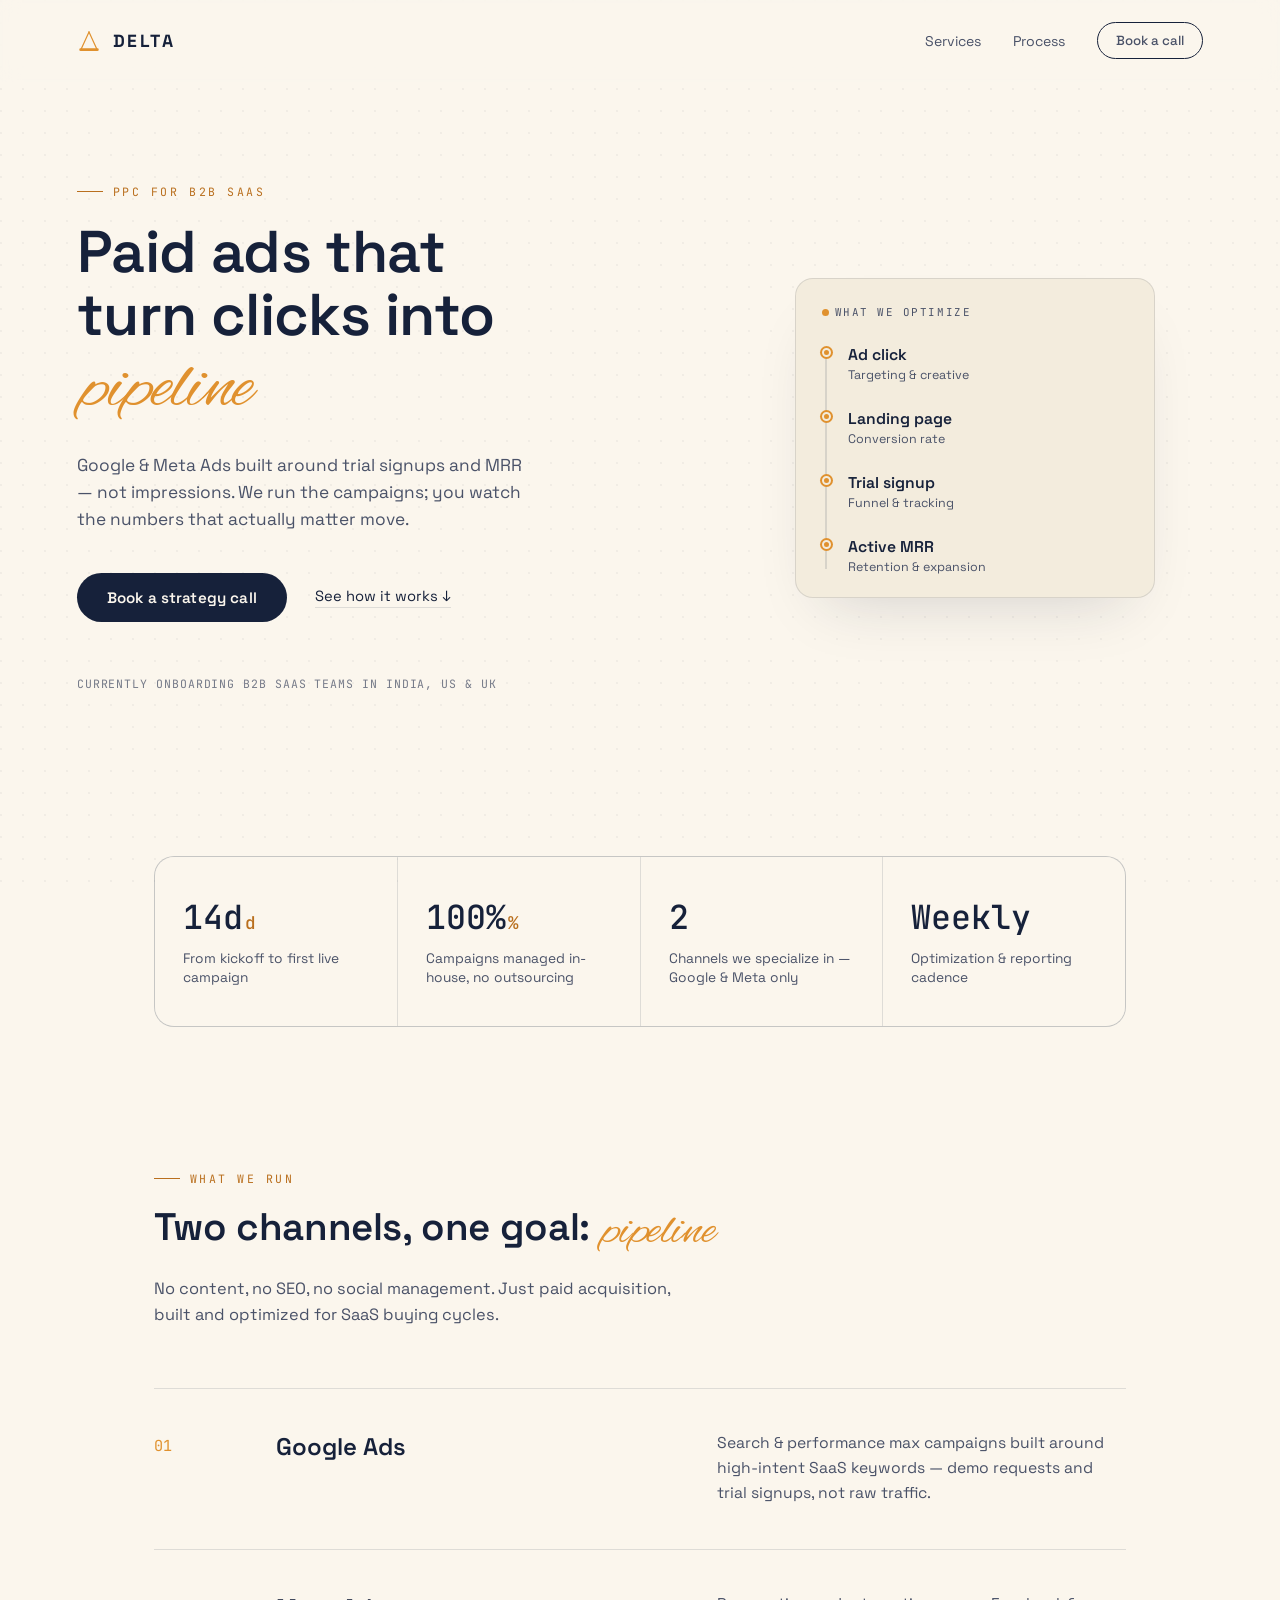
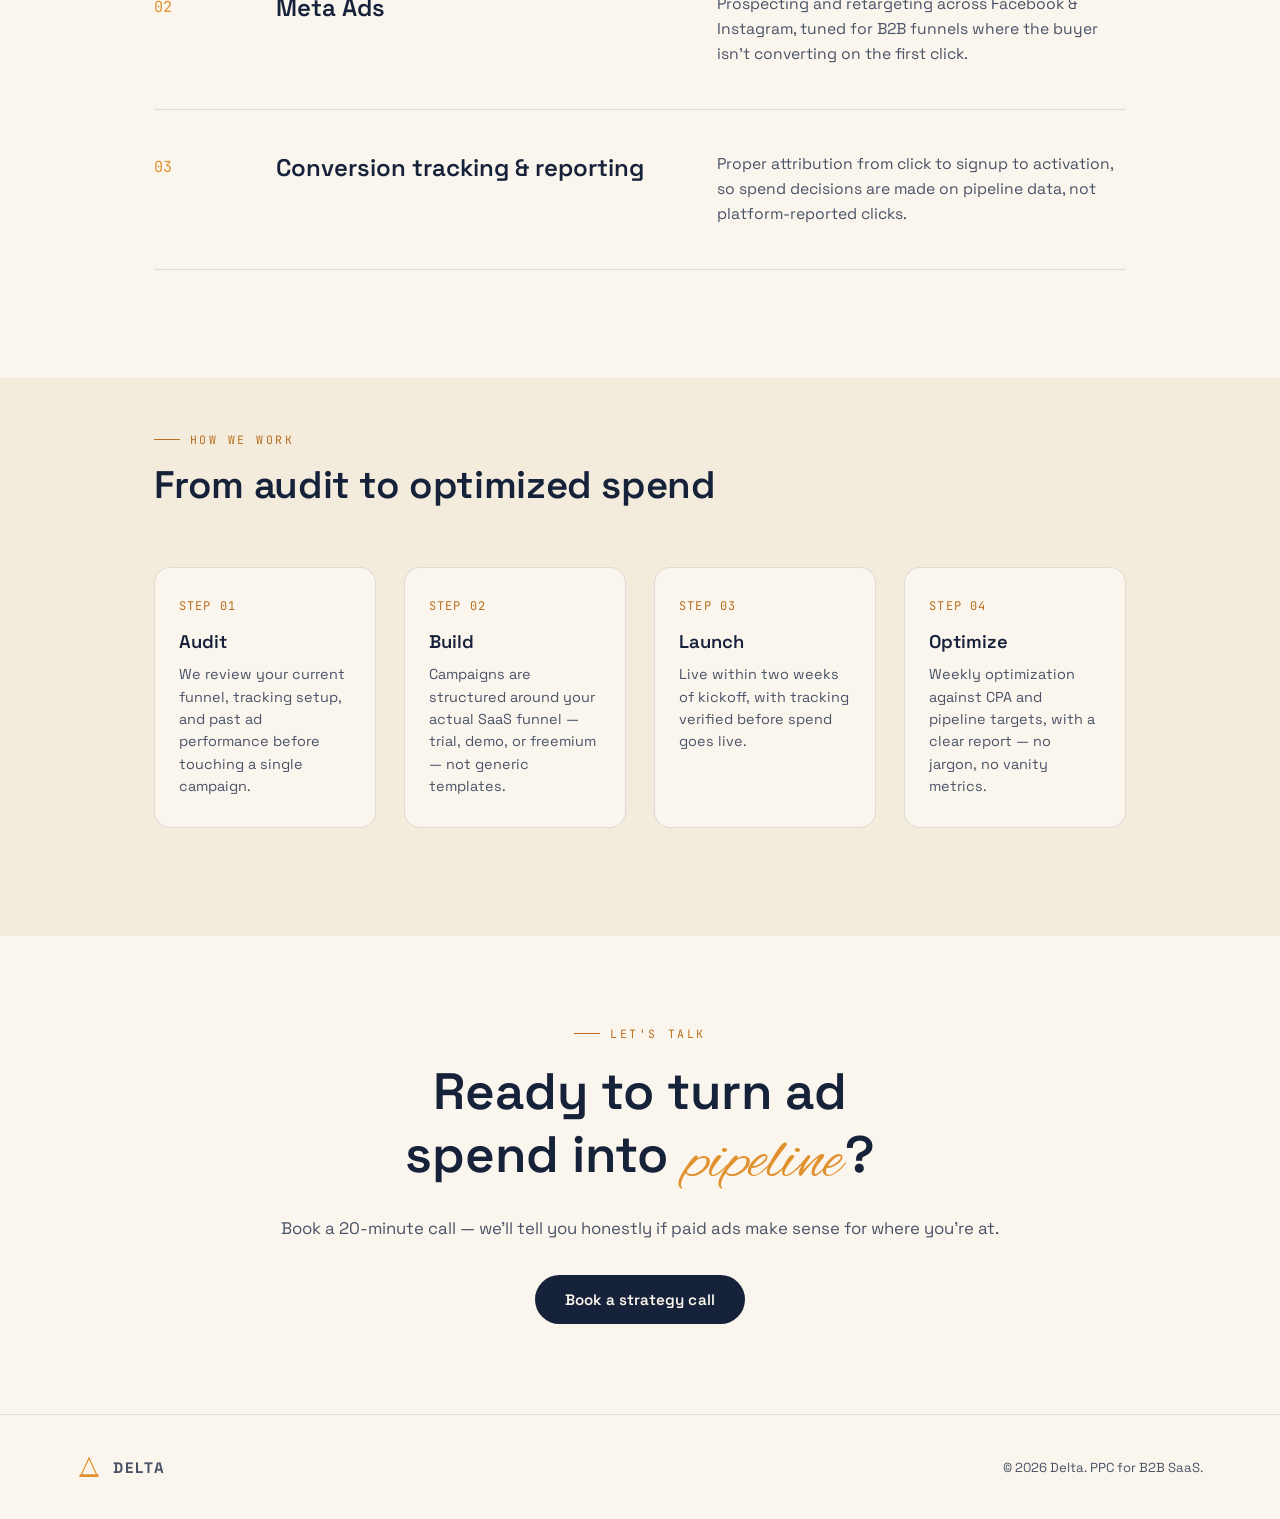
<file: index.html>
<!doctype html>
<html lang="en">
  <head>
    <meta charset="UTF-8" />
    <meta name="viewport" content="width=device-width, initial-scale=1.0" />
    <title>Delta — PPC for B2B SaaS</title>
    <link rel="stylesheet" href="styles.css" />
    <link
      href="https://assets.calendly.com/assets/external/widget.css"
      rel="stylesheet"
    />
    <script
      src="https://assets.calendly.com/assets/external/widget.js"
      async
    ></script>
  </head>
  <body>
    <nav id="nav">
      <div class="brand">
        <svg viewBox="0 0 100 100" aria-hidden="true">
          <line
            x1="50"
            y1="12"
            x2="18"
            y2="82"
            stroke="#E0912E"
            stroke-width="5"
            stroke-linecap="round"
          />
          <line
            x1="50"
            y1="12"
            x2="82"
            y2="82"
            stroke="#E0912E"
            stroke-width="5"
            stroke-linecap="round"
          />
          <line
            x1="15"
            y1="86"
            x2="85"
            y2="86"
            stroke="#E0912E"
            stroke-width="11"
            stroke-linecap="round"
          />
        </svg>
        <span>DELTA</span>
      </div>
      <div class="navlinks">
        <a href="#services">Services</a>
        <a href="#process">Process</a>
        <a href="#contact" class="cta-nav">Book a call</a>
      </div>
    </nav>

    <!-- HERO -->
    <section class="hero">
      <div class="copy">
        <div class="eyebrow">PPC for B2B SaaS</div>
        <h1>
          Paid ads that turn clicks into <span class="script">pipeline</span>
        </h1>
        <p class="sub">
          Google &amp; Meta Ads built around trial signups and MRR — not
          impressions. We run the campaigns; you watch the numbers that actually
          matter move.
        </p>
        <div class="actions">
          <button
            class="btn-primary"
            onclick="
              Calendly.initPopupWidget({
                url: 'https://calendly.com/nitincarpenter2006/strategy-call',
              });
              return false;
            "
          >
            Book a strategy call
          </button>
          <a href="#services" class="link-ghost">See how it works ↓</a>
        </div>
        <div class="trust">
          Currently onboarding B2B SaaS teams in India, US &amp; UK
        </div>
      </div>

      <div class="panel-wrap">
        <div class="panel" id="panel">
          <div class="panel-head">
            <span><span class="dot"></span>What we optimize</span>
          </div>

          <div class="funnel" id="funnel">
            <div class="fstage" data-i="0">
              <div class="fdot"></div>
              <div class="ftext">
                <div class="fname">Ad click</div>
                <div class="flever">Targeting &amp; creative</div>
              </div>
            </div>
            <div class="fstage" data-i="1">
              <div class="fdot"></div>
              <div class="ftext">
                <div class="fname">Landing page</div>
                <div class="flever">Conversion rate</div>
              </div>
            </div>
            <div class="fstage" data-i="2">
              <div class="fdot"></div>
              <div class="ftext">
                <div class="fname">Trial signup</div>
                <div class="flever">Funnel &amp; tracking</div>
              </div>
            </div>
            <div class="fstage" data-i="3">
              <div class="fdot"></div>
              <div class="ftext">
                <div class="fname">Active MRR</div>
                <div class="flever">Retention &amp; expansion</div>
              </div>
            </div>
          </div>
        </div>
      </div>
    </section>

    <!-- PROOF / FOCUS BAND (process facts, not results claims — no case studies yet) -->
    <section class="proof">
      <div class="wrap">
        <div class="proof-grid reveal">
          <div class="proof-cell">
            <div class="proof-num" id="stat-days">
              0<span class="unit">d</span>
            </div>
            <div class="proof-label">From kickoff to first live campaign</div>
          </div>
          <div class="proof-cell">
            <div class="proof-num" id="stat-inhouse">
              0<span class="unit">%</span>
            </div>
            <div class="proof-label">
              Campaigns managed in-house, no outsourcing
            </div>
          </div>
          <div class="proof-cell">
            <div class="proof-num" id="stat-channels">0</div>
            <div class="proof-label">
              Channels we specialize in — Google &amp; Meta only
            </div>
          </div>
          <div class="proof-cell">
            <div class="proof-num">Weekly</div>
            <div class="proof-label">Optimization &amp; reporting cadence</div>
          </div>
        </div>
      </div>
    </section>

    <!-- SERVICES -->
    <section class="services" id="services">
      <div class="wrap">
        <div class="section-head reveal">
          <div class="eyebrow">What we run</div>
          <h2>Two channels, one goal: <span class="script">pipeline</span></h2>
          <p>
            No content, no SEO, no social management. Just paid acquisition,
            built and optimized for SaaS buying cycles.
          </p>
        </div>

        <div class="service-list">
          <div class="service-row reveal">
            <div class="service-index">01</div>
            <div class="service-name">Google Ads</div>
            <div class="service-desc">
              Search &amp; performance max campaigns built around high-intent
              SaaS keywords — demo requests and trial signups, not raw traffic.
            </div>
          </div>
          <div class="service-row reveal">
            <div class="service-index">02</div>
            <div class="service-name">Meta Ads</div>
            <div class="service-desc">
              Prospecting and retargeting across Facebook &amp; Instagram, tuned
              for B2B funnels where the buyer isn't converting on the first
              click.
            </div>
          </div>
          <div class="service-row reveal">
            <div class="service-index">03</div>
            <div class="service-name">Conversion tracking &amp; reporting</div>
            <div class="service-desc">
              Proper attribution from click to signup to activation, so spend
              decisions are made on pipeline data, not platform-reported clicks.
            </div>
          </div>
        </div>
      </div>
    </section>

    <!-- PROCESS -->
    <section class="process" id="process">
      <div class="wrap">
        <div class="section-head reveal">
          <div class="eyebrow">How we work</div>
          <h2>From audit to optimized spend</h2>
        </div>
        <div class="process-grid">
          <div class="process-card reveal">
            <div class="process-step">STEP 01</div>
            <div class="process-title">Audit</div>
            <div class="process-text">
              We review your current funnel, tracking setup, and past ad
              performance before touching a single campaign.
            </div>
          </div>
          <div class="process-card reveal">
            <div class="process-step">STEP 02</div>
            <div class="process-title">Build</div>
            <div class="process-text">
              Campaigns are structured around your actual SaaS funnel — trial,
              demo, or freemium — not generic templates.
            </div>
          </div>
          <div class="process-card reveal">
            <div class="process-step">STEP 03</div>
            <div class="process-title">Launch</div>
            <div class="process-text">
              Live within two weeks of kickoff, with tracking verified before
              spend goes live.
            </div>
          </div>
          <div class="process-card reveal">
            <div class="process-step">STEP 04</div>
            <div class="process-title">Optimize</div>
            <div class="process-text">
              Weekly optimization against CPA and pipeline targets, with a clear
              report — no jargon, no vanity metrics.
            </div>
          </div>
        </div>
      </div>
    </section>

    <!-- CTA -->
    <section class="cta-band" id="contact">
      <div class="eyebrow" style="justify-content: center">Let's talk</div>
      <h2>Ready to turn ad spend into <span class="script">pipeline</span>?</h2>
      <p>
        Book a 20-minute call — we'll tell you honestly if paid ads make sense
        for where you're at.
      </p>
      <button
        class="btn-primary"
        onclick="
          Calendly.initPopupWidget({
            url: 'https://calendly.com/nitincarpenter2006/strategy-call',
          });
          return false;
        "
      >
        Book a strategy call
      </button>
    </section>

    <footer>
      <div class="brand">
        <svg viewBox="0 0 100 100" width="20" height="20" aria-hidden="true">
          <line
            x1="50"
            y1="12"
            x2="18"
            y2="82"
            stroke="#E0912E"
            stroke-width="5"
            stroke-linecap="round"
          />
          <line
            x1="50"
            y1="12"
            x2="82"
            y2="82"
            stroke="#E0912E"
            stroke-width="5"
            stroke-linecap="round"
          />
          <line
            x1="15"
            y1="86"
            x2="85"
            y2="86"
            stroke="#E0912E"
            stroke-width="11"
            stroke-linecap="round"
          />
        </svg>
        <span>DELTA</span>
      </div>
      <div>© 2026 Delta. PPC for B2B SaaS.</div>
    </footer>

    <script src="script.js"></script>
  </body>
</html>
</file>
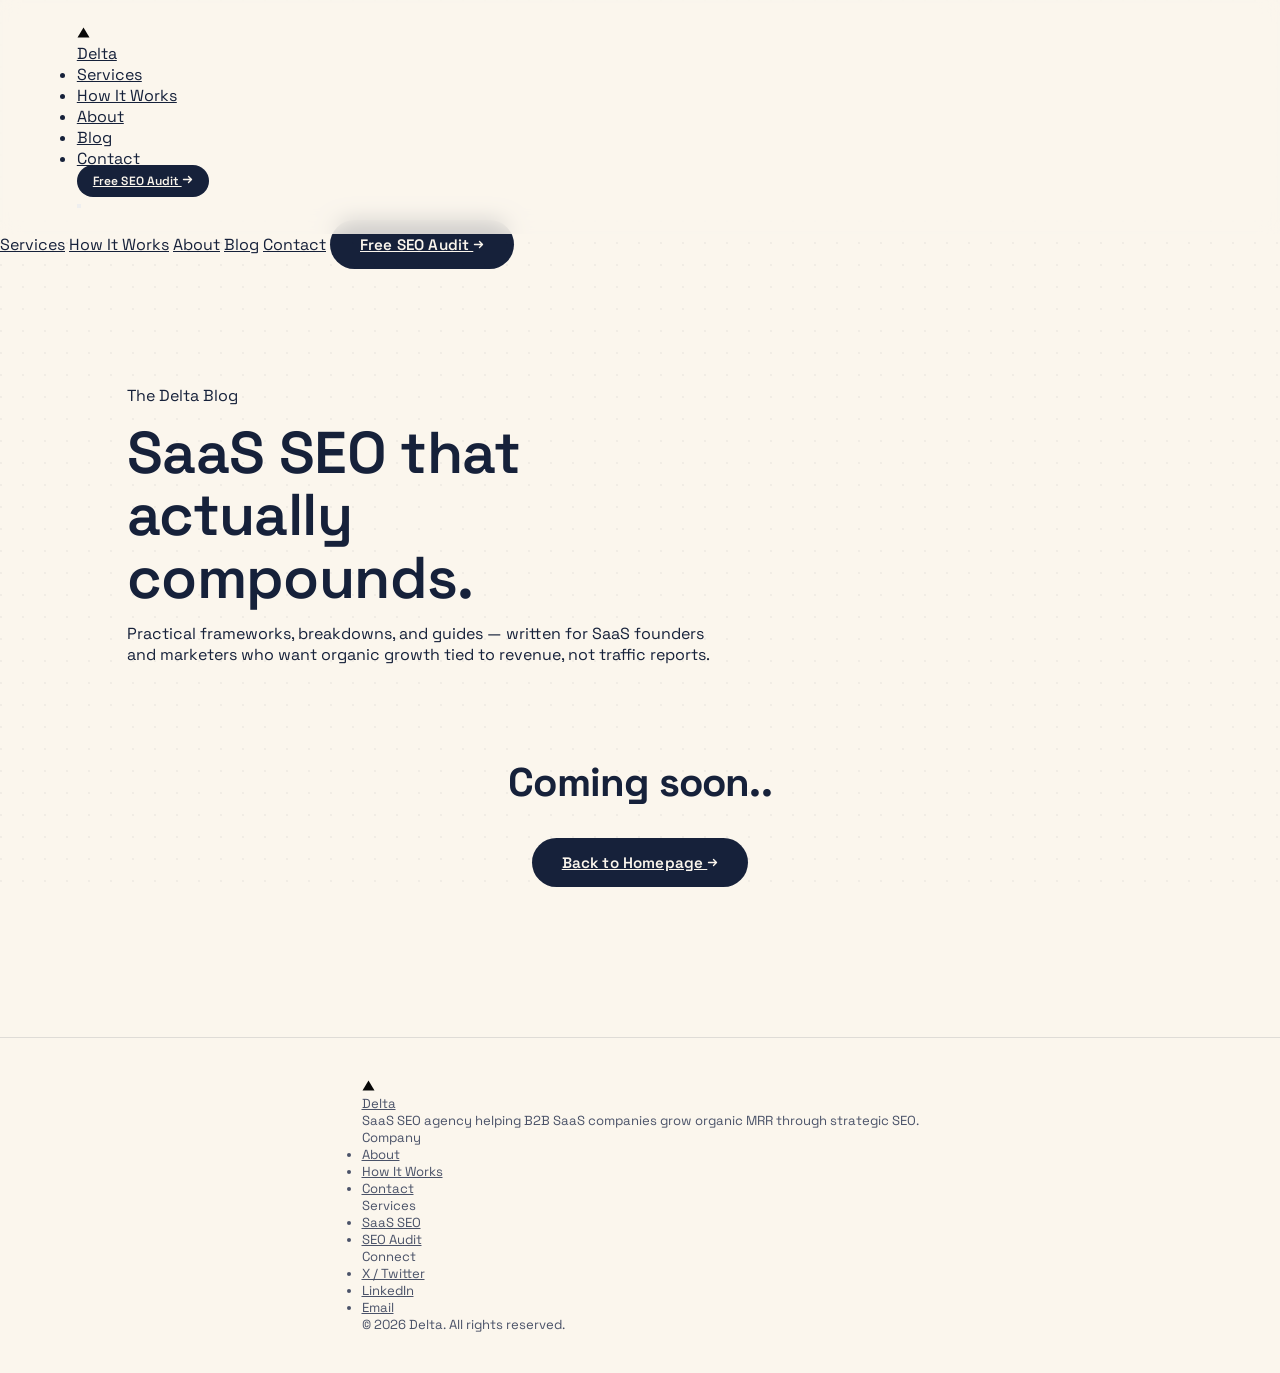
<file: blog/index.html>
<!doctype html>
<html lang="en">
  <head>
    <!-- Google tag (gtag.js) -->
    <script
      async
      src="https://www.googletagmanager.com/gtag/js?id=G-ZGLKY7WJRP"
    ></script>
    <script>
      window.dataLayer = window.dataLayer || [];
      function gtag() {
        dataLayer.push(arguments);
      }
      gtag("js", new Date());

      gtag("config", "G-ZGLKY7WJRP");
    </script>
    <meta charset="UTF-8" />
    <meta name="viewport" content="width=device-width, initial-scale=1.0" />
    <title>Blog — Delta SaaS SEO Agency</title>
    <meta
      name="description"
      content="Practical SaaS SEO guides, frameworks, and breakdowns from Delta — written for B2B SaaS founders and marketers who want organic growth that compounds."
    />
    <link rel="icon" type="image/png" href="../assets/delta-favicon.png" />
    <link rel="canonical" href="https://letdelta.com/blog/" />
    <link rel="preconnect" href="https://fonts.googleapis.com" />
    <link rel="preconnect" href="https://fonts.gstatic.com" crossorigin />
    <link
      href="https://fonts.googleapis.com/css2?family=Plus+Jakarta+Sans:wght@400;500;600;700;800&family=Geist:wght@300;400;500&display=swap"
      rel="stylesheet"
    />
    <link rel="stylesheet" href="../styles.css" />
    <style>
      .blog-hero {
        padding-top: 130px;
        padding-bottom: 52px;
      }
      .blog-header {
        max-width: 600px;
      }

      /* Featured post */
      .featured-post {
        display: grid;
        grid-template-columns: 1fr 1fr;
        gap: 0;
        border: 1px solid var(--border);
        border-radius: var(--rl);
        overflow: hidden;
        text-decoration: none;
        transition: border-color 0.2s;
        margin-bottom: 2px;
      }
      .featured-post:hover {
        border-color: var(--bh);
      }
      .fp-image {
        background: var(--bg-1);
        min-height: 260px;
        position: relative;
        display: flex;
        align-items: center;
        justify-content: center;
        border-right: 1px solid var(--border);
      }
      .fp-image .fp-pattern {
        position: absolute;
        inset: 0;
        opacity: 0.5;
        background-image:
          linear-gradient(rgba(59, 130, 246, 0.06) 1px, transparent 1px),
          linear-gradient(90deg, rgba(59, 130, 246, 0.06) 1px, transparent 1px);
        background-size: 32px 32px;
      }
      .fp-image .fp-icon {
        position: relative;
        z-index: 1;
        width: 56px;
        height: 56px;
        border: 1px solid rgba(59, 130, 246, 0.3);
        border-radius: 14px;
        background: rgba(59, 130, 246, 0.08);
        display: flex;
        align-items: center;
        justify-content: center;
      }
      .fp-content {
        padding: 32px 36px;
        display: flex;
        flex-direction: column;
        justify-content: center;
        background: var(--bg);
      }
      .fp-meta {
        display: flex;
        align-items: center;
        gap: 10px;
        margin-bottom: 12px;
      }
      .fp-tag {
        font-size: 10px;
        font-weight: 700;
        letter-spacing: 0.08em;
        text-transform: uppercase;
        color: var(--accent);
        background: rgba(59, 130, 246, 0.08);
        border: 1px solid rgba(59, 130, 246, 0.2);
        padding: 3px 9px;
        border-radius: 100px;
      }
      .fp-date {
        font-size: 11px;
        color: var(--t3);
      }
      .fp-content h2 {
        font-size: clamp(18px, 2.2vw, 24px);
        font-weight: 800;
        color: var(--white);
        font-family: var(--fh);
        letter-spacing: -0.02em;
        line-height: 1.25;
        margin-bottom: 12px;
      }
      .fp-content p {
        font-size: 13px;
        color: var(--t2);
        line-height: 1.75;
        font-weight: 300;
        margin-bottom: 18px;
      }
      .fp-read {
        display: inline-flex;
        align-items: center;
        gap: 6px;
        font-size: 12px;
        font-weight: 600;
        color: var(--accent);
        font-family: var(--fh);
        transition: gap 0.2s;
      }
      .featured-post:hover .fp-read {
        gap: 10px;
      }

      /* Post grid */
      .post-grid {
        display: grid;
        grid-template-columns: repeat(3, 1fr);
        gap: 1px;
        background: var(--border);
        border: 1px solid var(--border);
        border-radius: var(--rl);
        overflow: hidden;
      }
      .post-card {
        background: var(--bg);
        padding: 26px 24px;
        display: flex;
        flex-direction: column;
        text-decoration: none;
        transition: background 0.2s;
        position: relative;
      }
      .post-card:hover {
        background: var(--bg-1);
      }
      .post-card::before {
        content: "";
        position: absolute;
        top: 0;
        left: 0;
        right: 0;
        height: 1px;
        background: linear-gradient(
          90deg,
          transparent,
          rgba(59, 130, 246, 0.25),
          transparent
        );
        opacity: 0;
        transition: opacity 0.3s;
      }
      .post-card:hover::before {
        opacity: 1;
      }
      .pc-tag {
        font-size: 10px;
        font-weight: 700;
        letter-spacing: 0.08em;
        text-transform: uppercase;
        color: var(--accent);
        margin-bottom: 10px;
      }
      .pc-title {
        font-size: 15px;
        font-weight: 700;
        color: var(--white);
        font-family: var(--fh);
        line-height: 1.3;
        letter-spacing: -0.015em;
        margin-bottom: 10px;
        flex: 1;
      }
      .pc-desc {
        font-size: 12px;
        color: var(--t3);
        line-height: 1.65;
        font-weight: 300;
        margin-bottom: 16px;
      }
      .pc-footer {
        display: flex;
        align-items: center;
        justify-content: space-between;
        border-top: 1px solid var(--border);
        padding-top: 12px;
        margin-top: auto;
      }
      .pc-date {
        font-size: 11px;
        color: var(--t3);
      }
      .pc-read {
        font-size: 11px;
        color: var(--t3);
      }
      .pc-arrow {
        color: var(--accent);
        opacity: 0;
        transition: opacity 0.2s;
      }
      .post-card:hover .pc-arrow {
        opacity: 1;
      }

      /* Category filter */
      .cat-filter {
        display: flex;
        gap: 6px;
        flex-wrap: wrap;
        margin-bottom: 32px;
      }
      .cat-btn {
        padding: 6px 14px;
        border-radius: 100px;
        font-size: 12px;
        font-weight: 600;
        font-family: var(--fh);
        border: 1px solid var(--border);
        color: var(--t2);
        background: none;
        cursor: pointer;
        transition: all 0.18s;
      }
      .cat-btn:hover {
        border-color: var(--bh);
        color: var(--text);
      }
      .cat-btn.active {
        background: var(--bg-2);
        border-color: rgba(59, 130, 246, 0.35);
        color: var(--white);
      }

      /* Newsletter CTA inline */
      .nl-banner {
        border: 1px solid rgba(59, 130, 246, 0.2);
        border-radius: var(--rl);
        background: rgba(59, 130, 246, 0.03);
        padding: 32px 36px;
        display: flex;
        align-items: center;
        justify-content: space-between;
        gap: 24px;
        flex-wrap: wrap;
        margin: 2px 0;
      }
      .nl-text h3 {
        font-size: 18px;
        font-weight: 700;
        color: var(--white);
        font-family: var(--fh);
        margin-bottom: 5px;
      }
      .nl-text p {
        font-size: 13px;
        color: var(--t2);
        font-weight: 300;
      }
      .nl-form {
        display: flex;
        gap: 8px;
        flex-wrap: wrap;
      }
      .nl-form input {
        background: var(--bg-2);
        border: 1px solid var(--border);
        border-radius: 9px;
        padding: 10px 14px;
        font-size: 13px;
        color: var(--text);
        font-family: var(--fb);
        outline: none;
        width: 220px;
        transition: border-color 0.2s;
      }
      .nl-form input:focus {
        border-color: rgba(59, 130, 246, 0.4);
      }
      .nl-form input::placeholder {
        color: var(--t3);
      }

      @media (max-width: 860px) {
        .featured-post {
          grid-template-columns: 1fr;
        }
        .fp-image {
          min-height: 140px;
          border-right: none;
          border-bottom: 1px solid var(--border);
        }
        .fp-content {
          padding: 24px;
        }
        .post-grid {
          grid-template-columns: 1fr 1fr;
        }
        .nl-banner {
          flex-direction: column;
          align-items: flex-start;
        }
        .nl-form input {
          width: 100%;
        }
        .nl-form {
          width: 100%;
        }
      }
      @media (max-width: 560px) {
        .post-grid {
          grid-template-columns: 1fr;
        }
      }
    </style>
  </head>
  <body>
    <div id="cursor-glow"></div>
    <div class="orb orb-1"></div>
    <div class="orb orb-2"></div>

    <nav id="nav">
      <div class="nav-inner">
        <a href="/" class="logo">
          <div class="logo-icon">
            <svg width="13" height="11" viewBox="0 0 13 11" fill="none">
              <path d="M6.5 0.5L12.5 10.5H0.5L6.5 0.5Z" fill="#080808" />
            </svg>
          </div>
          <span class="logo-name">Delta</span>
        </a>
        <ul class="nav-links">
          <li><a href="../services.html">Services</a></li>
          <li><a href="../how-it-works.html">How It Works</a></li>
          <li><a href="../about.html">About</a></li>
          <li>
            <a href="./index.html" style="color: var(--white)">Blog</a>
          </li>
          <li><a href="../contact.html">Contact</a></li>
        </ul>
        <div class="nav-right">
          <a
            href="../audit.html"
            class="btn btn-primary"
            style="padding: 8px 16px; font-size: 12px"
          >
            Free SEO Audit
            <svg width="11" height="11" viewBox="0 0 11 11" fill="none">
              <path
                d="M1.5 5.5h8M6.5 2.5l3 3-3 3"
                stroke="currentColor"
                stroke-width="1.4"
                stroke-linecap="round"
                stroke-linejoin="round"
              />
            </svg>
          </a>
        </div>
        <button class="nav-toggle" id="nav-toggle" aria-label="Toggle menu">
          <span></span><span></span><span></span>
        </button>
      </div>
    </nav>
    <div class="mobile-menu" id="mobile-menu">
      <a href="../services.html">Services</a>
      <a href="../how-it-works.html">How It Works</a>
      <a href="../about.html">About</a>
      <a href="./index.html">Blog</a>
      <a href="../contact.html">Contact</a>
      <a href="../audit.html" class="btn btn-primary">
        Free SEO Audit
        <svg width="11" height="11" viewBox="0 0 11 11" fill="none">
          <path
            d="M1.5 5.5h8M6.5 2.5l3 3-3 3"
            stroke="currentColor"
            stroke-width="1.4"
            stroke-linecap="round"
            stroke-linejoin="round"
          />
        </svg>
      </a>
    </div>

    <!-- HERO -->
    <section class="blog-hero">
      <div class="wrap">
        <div class="blog-header rev">
          <span class="label" style="display: block; margin-bottom: 16px"
            >The Delta Blog</span
          >
          <h1 class="h2" style="margin-bottom: 14px">
            SaaS SEO that actually<br />compounds.
          </h1>
          <p class="lead">
            Practical frameworks, breakdowns, and guides — written for SaaS
            founders and marketers who want organic growth tied to revenue, not
            traffic reports.
          </p>
        </div>
      </div>
    </section>

    <section style="padding-top: 40px; padding-bottom: 150px">
      <div
        class="wrap"
        style="
          text-align: center;
          display: flex;
          flex-direction: column;
          align-items: center;
        "
      >
        <h2
          class="rev"
          style="
            font-size: 40px;
            color: var(--white);
            font-family: var(--fh);
            margin-bottom: 30px;
            letter-spacing: -0.02em;
          "
        >
          Coming soon..
        </h2>
        <a href="../index.html" class="btn btn-primary rev">
          Back to Homepage
          <svg width="11" height="11" viewBox="0 0 11 11" fill="none">
            <path
              d="M1.5 5.5h8M6.5 2.5l3 3-3 3"
              stroke="currentColor"
              stroke-width="1.4"
              stroke-linecap="round"
              stroke-linejoin="round"
            />
          </svg>
        </a>
      </div>
    </section>

    <footer>
      <div class="wrap">
        <div class="ft-grid">
          <div>
            <a href="/" class="logo">
              <div class="logo-icon">
                <svg width="13" height="11" viewBox="0 0 13 11" fill="none">
                  <path d="M6.5 0.5L12.5 10.5H0.5L6.5 0.5Z" fill="#080808" />
                </svg>
              </div>
              <span class="logo-name">Delta</span>
            </a>
            <p class="ft-desc">
              SaaS SEO agency helping B2B SaaS companies grow organic MRR
              through strategic SEO.
            </p>
          </div>
          <div class="ft-links">
            <div class="ft-col">
              <p class="ft-ch">Company</p>
              <ul>
                <li><a href="../about.html">About</a></li>
                <li><a href="../how-it-works.html">How It Works</a></li>
                <li><a href="../contact.html">Contact</a></li>
              </ul>
            </div>
            <div class="ft-col">
              <p class="ft-ch">Services</p>
              <ul>
                <li><a href="../services.html">SaaS SEO</a></li>
                <li><a href="../audit.html">SEO Audit</a></li>
              </ul>
            </div>
            <div class="ft-col">
              <p class="ft-ch">Connect</p>
              <ul>
                <li>
                  <a href="https://x.com/nitindevelops" target="_blank"
                    >X / Twitter</a
                  >
                </li>
                <li>
                  <a
                    href="https://www.linkedin.com/in/nitin-delta"
                    target="_blank"
                    >LinkedIn</a
                  >
                </li>
                <li><a href="mailto:hello@letdelta.com">Email</a></li>
              </ul>
            </div>
          </div>
        </div>
        <div class="ft-bot">
          <p>© 2026 Delta. All rights reserved.</p>
        </div>
      </div>
    </footer>

    <script src="../script.js"></script>
    <script>
      // Category filter
      document.querySelectorAll(".cat-btn").forEach((btn) => {
        btn.addEventListener("click", () => {
          document
            .querySelectorAll(".cat-btn")
            .forEach((b) => b.classList.remove("active"));
          btn.classList.add("active");
          const cat = btn.dataset.cat;
          document
            .querySelectorAll(".post-card, .featured-post")
            .forEach((card) => {
              const cats = card.dataset.cats || "";
              card.style.display =
                cat === "all" || cats.includes(cat) ? "" : "none";
            });
        });
      });
    </script>
  </body>
</html>
</file>
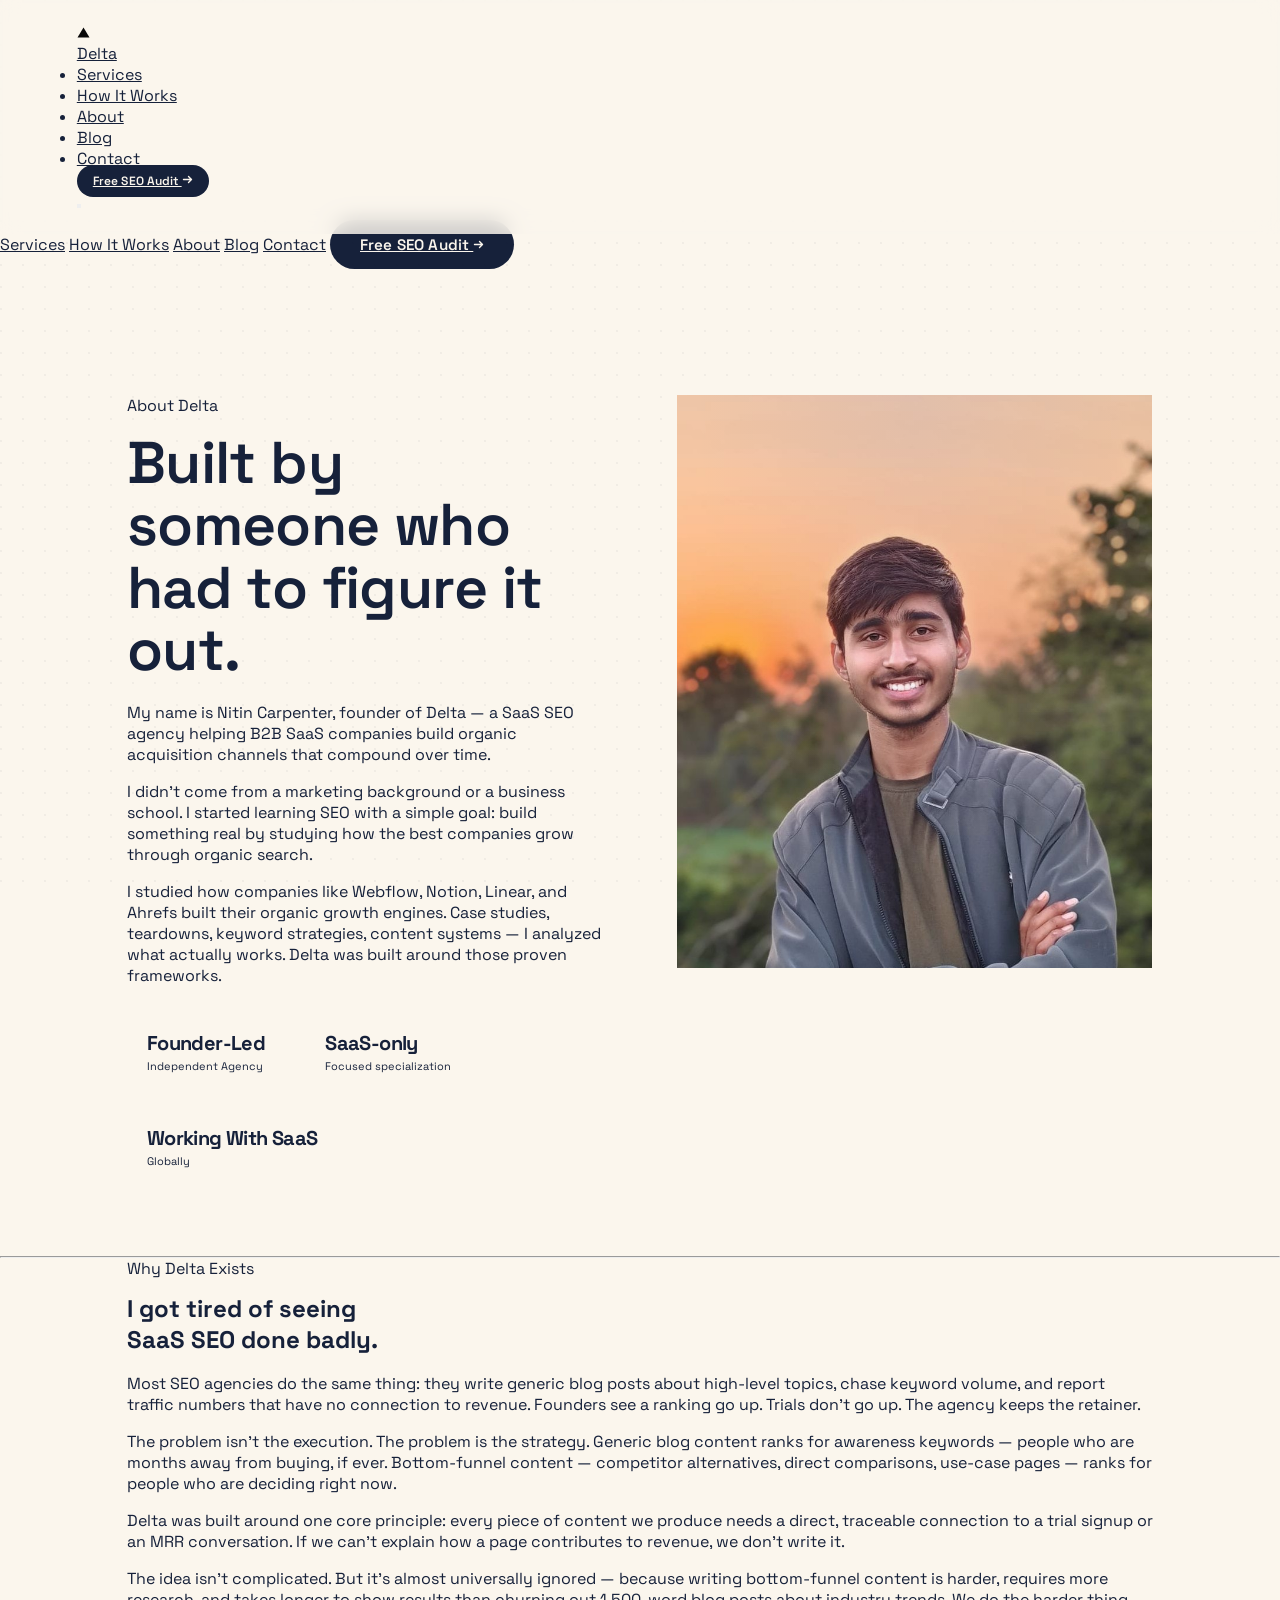
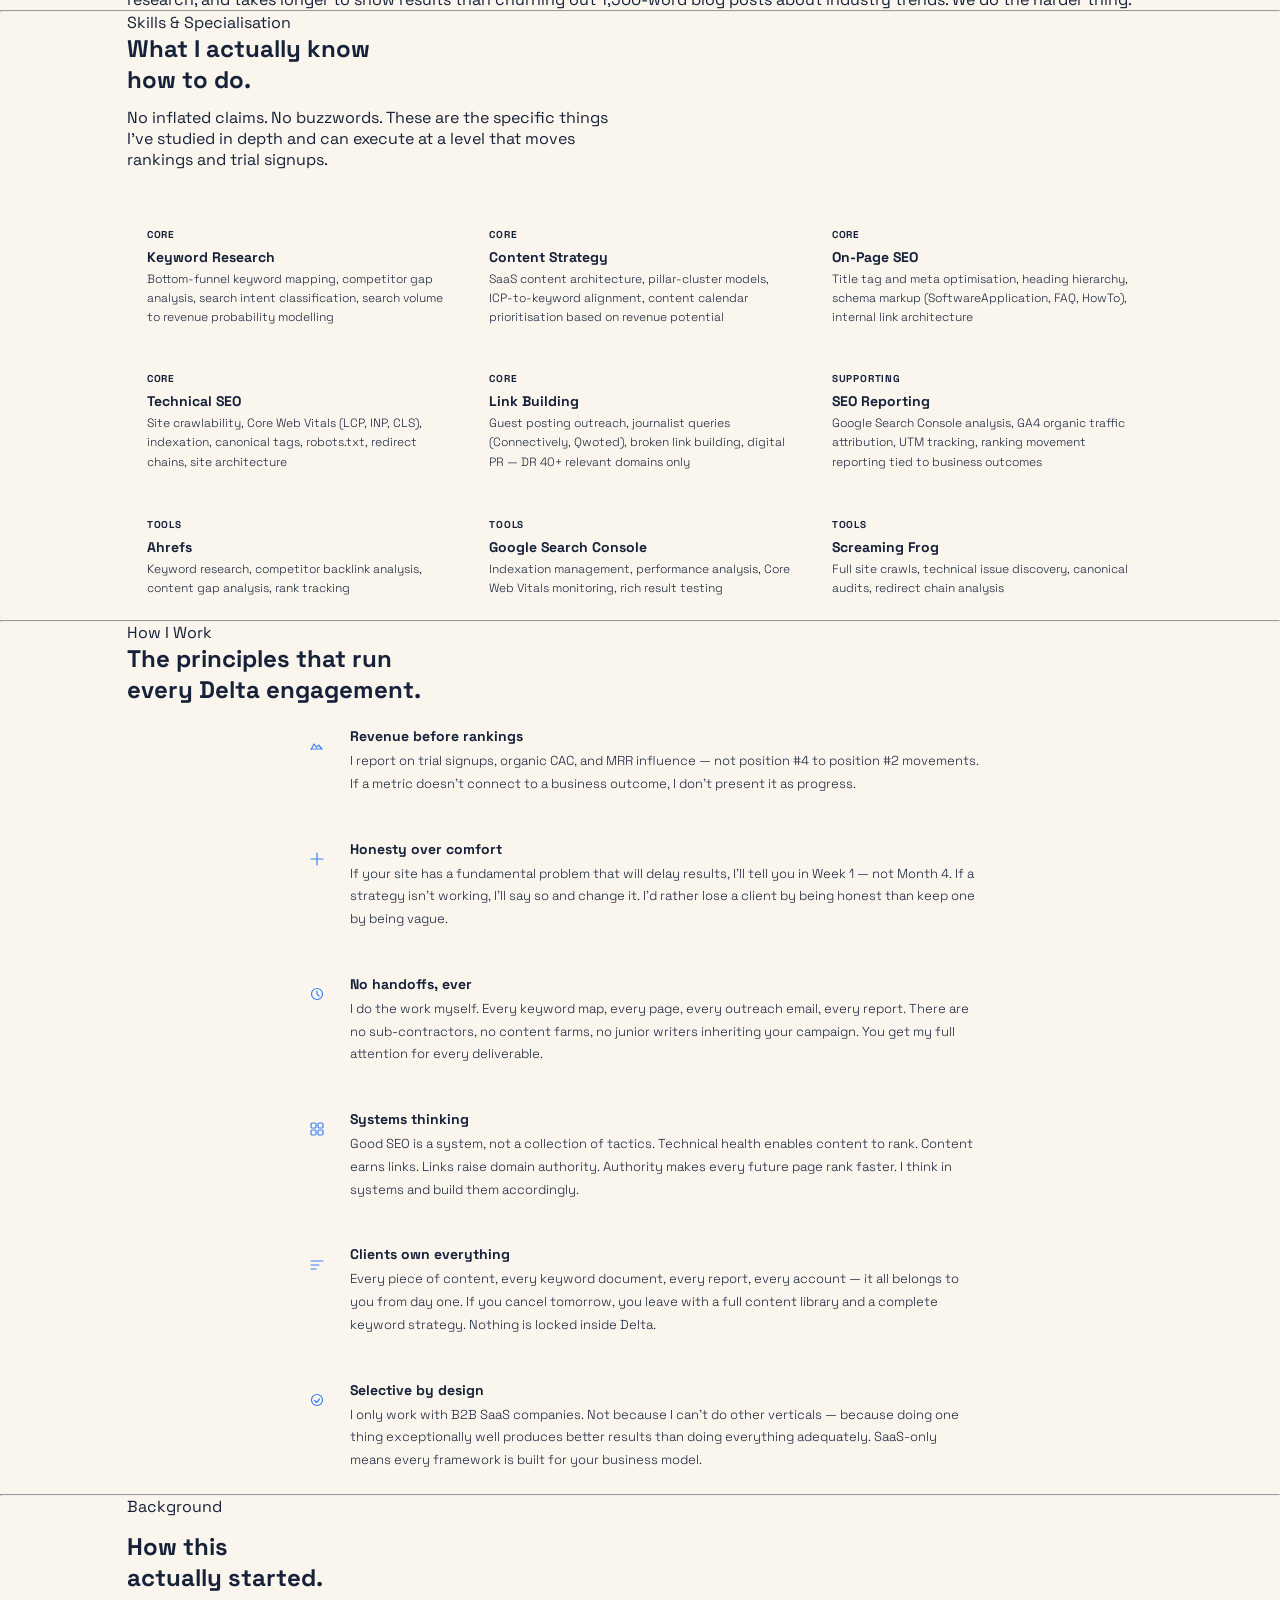
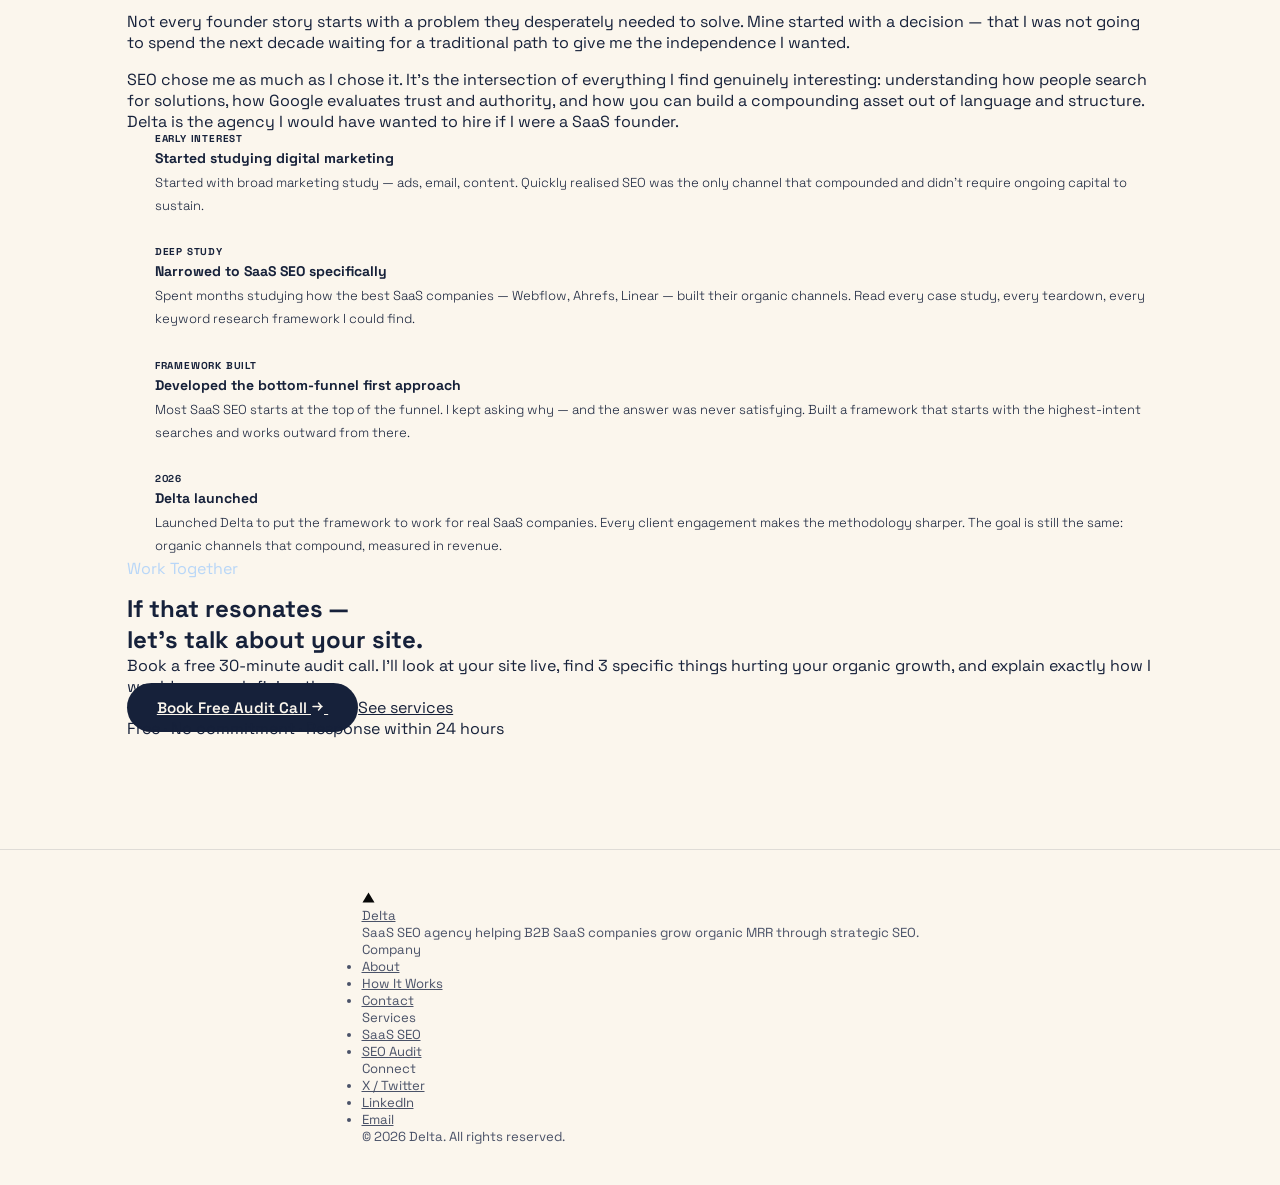
<file: about.html>
<!doctype html>
<html lang="en">
  <head>
    <!-- Google tag (gtag.js) -->
    <script
      async
      src="https://www.googletagmanager.com/gtag/js?id=G-ZGLKY7WJRP"
    ></script>
    <script>
      window.dataLayer = window.dataLayer || [];
      function gtag() {
        dataLayer.push(arguments);
      }
      gtag("js", new Date());

      gtag("config", "G-ZGLKY7WJRP");
    </script>
    <meta charset="UTF-8" />
    <meta name="viewport" content="width=device-width, initial-scale=1.0" />
    <title>About — Delta SaaS SEO Agency</title>
    <meta
      name="description"
      content="Delta is a SaaS SEO agency helping B2B SaaS companies build organic acquisition channels that compound. Founded by Nitin Carpenter."
    />
    <link rel="icon" type="image/png" href="./assets/delta-favicon.png" />
    <link rel="canonical" href="https://letdelta.com/about" />
    <link rel="preconnect" href="https://fonts.googleapis.com" />
    <link rel="preconnect" href="https://fonts.gstatic.com" crossorigin />
    <link
      href="https://fonts.googleapis.com/css2?family=Plus+Jakarta+Sans:wght@400;500;600;700;800&family=Geist:wght@300;400;500&display=swap"
      rel="stylesheet"
    />
    <link rel="stylesheet" href="styles.css" />
    <style>
      .about-grid {
        display: grid;
        grid-template-columns: 1fr 1fr;
        gap: 72px;
        align-items: start;
      }
      .photo-placeholder {
        aspect-ratio: 5/6;
        border: 1px solid var(--border);
        border-radius: var(--rl);
        background: var(--bg-1);
        display: flex;
        flex-direction: column;
        align-items: center;
        justify-content: center;
        gap: 12px;
        position: relative;
        overflow: hidden;
      }
      .photo-placeholder::before {
        content: "";
        position: absolute;
        inset: 0;
        background: radial-gradient(
          ellipse at 50% 0%,
          rgba(59, 130, 246, 0.08) 0%,
          transparent 65%
        );
      }
      .photo-placeholder .ph-icon {
        width: 56px;
        height: 56px;
        border: 1px solid var(--bh);
        border-radius: 14px;
        display: flex;
        align-items: center;
        justify-content: center;
        position: relative;
        z-index: 1;
      }
      .photo-placeholder p {
        font-size: 12px;
        color: var(--t3);
        position: relative;
        z-index: 1;
        font-family: var(--fb);
      }

      .value-row {
        display: flex;
        gap: 16px;
        padding: 22px 0;
        border-bottom: 1px solid var(--border);
      }
      .value-row:first-child {
        border-top: 1px solid var(--border);
      }
      .value-icon {
        width: 34px;
        height: 34px;
        border: 1px solid var(--bh);
        border-radius: 8px;
        display: flex;
        align-items: center;
        justify-content: center;
        flex-shrink: 0;
        margin-top: 2px;
        transition: border-color 0.2s;
      }
      .value-row:hover .value-icon {
        border-color: rgba(59, 130, 246, 0.4);
      }
      .value-row h4 {
        font-size: 14px;
        font-weight: 700;
        color: var(--white);
        font-family: var(--fh);
        margin-bottom: 5px;
      }
      .value-row p {
        font-size: 13px;
        color: var(--t2);
        line-height: 1.75;
        font-weight: 300;
      }

      .skill-grid {
        display: grid;
        grid-template-columns: repeat(3, 1fr);
        gap: 1px;
        background: var(--border);
        border: 1px solid var(--border);
        border-radius: var(--rl);
        overflow: hidden;
      }
      .skill-cell {
        background: var(--bg);
        padding: 22px 20px;
        transition: background 0.2s;
      }
      .skill-cell:hover {
        background: var(--bg-1);
      }
      .skill-cell .sc-label {
        font-size: 10px;
        font-weight: 700;
        letter-spacing: 0.08em;
        text-transform: uppercase;
        color: var(--accent);
        margin-bottom: 7px;
      }
      .skill-cell .sc-name {
        font-size: 14px;
        font-weight: 700;
        color: var(--white);
        font-family: var(--fh);
        margin-bottom: 4px;
      }
      .skill-cell .sc-desc {
        font-size: 12px;
        color: var(--t3);
        line-height: 1.6;
        font-weight: 300;
      }

      .timeline {
        position: relative;
        padding-left: 28px;
      }
      .timeline::before {
        content: "";
        position: absolute;
        left: 7px;
        top: 6px;
        bottom: 6px;
        width: 1px;
        background: var(--border);
      }
      .tl-item {
        position: relative;
        margin-bottom: 28px;
      }
      .tl-item:last-child {
        margin-bottom: 0;
      }
      .tl-dot {
        position: absolute;
        left: -28px;
        top: 5px;
        width: 15px;
        height: 15px;
        border: 1px solid var(--bh);
        border-radius: 50%;
        background: var(--bg);
        display: flex;
        align-items: center;
        justify-content: center;
      }
      .tl-dot::after {
        content: "";
        width: 5px;
        height: 5px;
        border-radius: 50%;
        background: var(--accent);
      }
      .tl-item .tl-year {
        font-size: 10px;
        font-weight: 700;
        color: var(--accent);
        letter-spacing: 0.08em;
        margin-bottom: 4px;
        text-transform: uppercase;
      }
      .tl-item h4 {
        font-size: 14px;
        font-weight: 700;
        color: var(--white);
        font-family: var(--fh);
        margin-bottom: 5px;
      }
      .tl-item p {
        font-size: 13px;
        color: var(--t2);
        line-height: 1.75;
        font-weight: 300;
      }

      @media (max-width: 860px) {
        .about-grid {
          grid-template-columns: 1fr;
          gap: 48px;
        }
        .skill-grid {
          grid-template-columns: 1fr 1fr;
        }
      }
      @media (max-width: 520px) {
        .skill-grid {
          grid-template-columns: 1fr;
        }
      }
    </style>
  </head>
  <body>
    <div id="cursor-glow"></div>
    <div class="orb orb-1"></div>
    <div class="orb orb-2"></div>

    <nav id="nav">
      <div class="nav-inner">
        <a href="/" class="logo">
          <div class="logo-icon">
            <svg width="13" height="11" viewBox="0 0 13 11" fill="none">
              <path d="M6.5 0.5L12.5 10.5H0.5L6.5 0.5Z" fill="#080808" />
            </svg>
          </div>
          <span class="logo-name">Delta</span>
        </a>
        <ul class="nav-links">
          <li><a href="./services.html">Services</a></li>
          <li><a href="./how-it-works.html">How It Works</a></li>
          <li><a href="./about.html" style="color: var(--white)">About</a></li>
          <li><a href="./blog/index.html">Blog</a></li>
          <li><a href="./contact.html">Contact</a></li>
        </ul>
        <div class="nav-right">
          <a
            href="./audit.html"
            class="btn btn-primary"
            style="padding: 8px 16px; font-size: 12px"
          >
            Free SEO Audit
            <svg width="11" height="11" viewBox="0 0 11 11" fill="none">
              <path
                d="M1.5 5.5h8M6.5 2.5l3 3-3 3"
                stroke="currentColor"
                stroke-width="1.4"
                stroke-linecap="round"
                stroke-linejoin="round"
              />
            </svg>
          </a>
        </div>
        <button class="nav-toggle" id="nav-toggle" aria-label="Toggle menu">
          <span></span><span></span><span></span>
        </button>
      </div>
    </nav>
    <div class="mobile-menu" id="mobile-menu">
      <a href="./services.html">Services</a>
      <a href="./how-it-works.html">How It Works</a>
      <a href="./about.html">About</a>
      <a href="./blog/index.html">Blog</a>
      <a href="./contact.html">Contact</a>
      <a href="./audit.html" class="btn btn-primary">
        Free SEO Audit
        <svg width="11" height="11" viewBox="0 0 11 11" fill="none">
          <path
            d="M1.5 5.5h8M6.5 2.5l3 3-3 3"
            stroke="currentColor"
            stroke-width="1.4"
            stroke-linecap="round"
            stroke-linejoin="round"
          />
        </svg>
      </a>
    </div>

    <!-- HERO -->
    <section style="padding-top: 140px; padding-bottom: 72px">
      <div class="wrap">
        <div class="about-grid">
          <div class="rev">
            <span class="label" style="display: block; margin-bottom: 16px"
              >About Delta</span
            >
            <h1 class="h2" style="margin-bottom: 20px">
              Built by someone who<br />
              <span style="color: var(--t3)">had to figure it out.</span>
            </h1>
            <p class="body" style="margin-bottom: 16px">
              My name is Nitin Carpenter, founder of Delta — a SaaS SEO agency
              helping B2B SaaS companies build organic acquisition channels that
              compound over time.
            </p>
            <p class="body" style="margin-bottom: 16px">
              I didn’t come from a marketing background or a business school. I
              started learning SEO with a simple goal: build something real by
              studying how the best companies grow through organic search.
            </p>
            <p class="body" style="margin-bottom: 28px">
              I studied how companies like Webflow, Notion, Linear, and Ahrefs
              built their organic growth engines. Case studies, teardowns,
              keyword strategies, content systems — I analyzed what actually
              works. Delta was built around those proven frameworks.
            </p>
            <div style="display: flex; gap: 20px; flex-wrap: wrap">
              <div
                style="
                  padding: 16px 20px;
                  border: 1px solid var(--border);
                  border-radius: 10px;
                  background: var(--bg-1);
                "
              >
                <div
                  style="
                    font-family: var(--fh);
                    font-size: 20px;
                    font-weight: 800;
                    color: var(--white);
                    letter-spacing: -0.03em;
                  "
                >
                  Founder-Led
                </div>
                <div style="font-size: 11px; color: var(--t3); margin-top: 3px">
                  Independent Agency
                </div>
              </div>
              <div
                style="
                  padding: 16px 20px;
                  border: 1px solid var(--border);
                  border-radius: 10px;
                  background: var(--bg-1);
                "
              >
                <div
                  style="
                    font-family: var(--fh);
                    font-size: 20px;
                    font-weight: 800;
                    color: var(--white);
                    letter-spacing: -0.03em;
                  "
                >
                  SaaS-only
                </div>
                <div style="font-size: 11px; color: var(--t3); margin-top: 3px">
                  Focused specialization
                </div>
              </div>
              <div
                style="
                  padding: 16px 20px;
                  border: 1px solid var(--border);
                  border-radius: 10px;
                  background: var(--bg-1);
                "
              >
                <div
                  style="
                    font-family: var(--fh);
                    font-size: 20px;
                    font-weight: 800;
                    color: var(--white);
                    letter-spacing: -0.03em;
                  "
                >
                  Working With SaaS
                </div>
                <div style="font-size: 11px; color: var(--t3); margin-top: 3px">
                  Globally
                </div>
              </div>
            </div>
          </div>

          <div class="rev">
            <div class="photo-placeholder">
              <img
                src="./assets/founder.jpeg"
                alt="image of nitin carpenter, the founder and ceo of delta"
                width="475"
              />
            </div>
          </div>
        </div>
      </div>
    </section>

    <hr />

    <!-- WHY I BUILT DELTA -->
    <section>
      <div class="wrap">
        <div class="two-col rev">
          <div>
            <span class="label" style="display: block; margin-bottom: 14px"
              >Why Delta Exists</span
            >
            <h2 class="h2" style="margin-bottom: 18px">
              I got tired of seeing<br />
              <span style="color: var(--t3)">SaaS SEO done badly.</span>
            </h2>
          </div>
          <div>
            <p class="body" style="margin-bottom: 16px">
              Most SEO agencies do the same thing: they write generic blog posts
              about high-level topics, chase keyword volume, and report traffic
              numbers that have no connection to revenue. Founders see a ranking
              go up. Trials don't go up. The agency keeps the retainer.
            </p>
            <p class="body" style="margin-bottom: 16px">
              The problem isn't the execution. The problem is the strategy.
              Generic blog content ranks for awareness keywords — people who are
              months away from buying, if ever. Bottom-funnel content —
              competitor alternatives, direct comparisons, use-case pages —
              ranks for people who are deciding right now.
            </p>
            <p class="body" style="margin-bottom: 16px">
              Delta was built around one core principle: every piece of content
              we produce needs a direct, traceable connection to a trial signup
              or an MRR conversation. If we can't explain how a page contributes
              to revenue, we don't write it.
            </p>
            <p class="body">
              The idea isn't complicated. But it's almost universally ignored —
              because writing bottom-funnel content is harder, requires more
              research, and takes longer to show results than churning out
              1,500-word blog posts about industry trends. We do the harder
              thing.
            </p>
          </div>
        </div>
      </div>
    </section>

    <hr />

    <!-- SKILLS -->
    <section>
      <div class="wrap">
        <div class="sh rev" style="margin-bottom: 36px">
          <span class="label">Skills &amp; Specialisation</span>
          <h2 class="h2" style="margin-bottom: 12px">
            What I actually know<br />how to do.
          </h2>
          <p class="lead" style="max-width: 500px">
            No inflated claims. No buzzwords. These are the specific things I've
            studied in depth and can execute at a level that moves rankings and
            trial signups.
          </p>
        </div>
        <div class="skill-grid rev">
          <div class="skill-cell">
            <div class="sc-label">Core</div>
            <div class="sc-name">Keyword Research</div>
            <div class="sc-desc">
              Bottom-funnel keyword mapping, competitor gap analysis, search
              intent classification, search volume to revenue probability
              modelling
            </div>
          </div>
          <div class="skill-cell">
            <div class="sc-label">Core</div>
            <div class="sc-name">Content Strategy</div>
            <div class="sc-desc">
              SaaS content architecture, pillar-cluster models, ICP-to-keyword
              alignment, content calendar prioritisation based on revenue
              potential
            </div>
          </div>
          <div class="skill-cell">
            <div class="sc-label">Core</div>
            <div class="sc-name">On-Page SEO</div>
            <div class="sc-desc">
              Title tag and meta optimisation, heading hierarchy, schema markup
              (SoftwareApplication, FAQ, HowTo), internal link architecture
            </div>
          </div>
          <div class="skill-cell">
            <div class="sc-label">Core</div>
            <div class="sc-name">Technical SEO</div>
            <div class="sc-desc">
              Site crawlability, Core Web Vitals (LCP, INP, CLS), indexation,
              canonical tags, robots.txt, redirect chains, site architecture
            </div>
          </div>
          <div class="skill-cell">
            <div class="sc-label">Core</div>
            <div class="sc-name">Link Building</div>
            <div class="sc-desc">
              Guest posting outreach, journalist queries (Connectively, Qwoted),
              broken link building, digital PR — DR 40+ relevant domains only
            </div>
          </div>
          <div class="skill-cell">
            <div class="sc-label">Supporting</div>
            <div class="sc-name">SEO Reporting</div>
            <div class="sc-desc">
              Google Search Console analysis, GA4 organic traffic attribution,
              UTM tracking, ranking movement reporting tied to business outcomes
            </div>
          </div>
        </div>
        <div class="skill-grid rev" style="margin-top: 2px">
          <div class="skill-cell">
            <div class="sc-label">Tools</div>
            <div class="sc-name">Ahrefs</div>
            <div class="sc-desc">
              Keyword research, competitor backlink analysis, content gap
              analysis, rank tracking
            </div>
          </div>
          <div class="skill-cell">
            <div class="sc-label">Tools</div>
            <div class="sc-name">Google Search Console</div>
            <div class="sc-desc">
              Indexation management, performance analysis, Core Web Vitals
              monitoring, rich result testing
            </div>
          </div>
          <div class="skill-cell">
            <div class="sc-label">Tools</div>
            <div class="sc-name">Screaming Frog</div>
            <div class="sc-desc">
              Full site crawls, technical issue discovery, canonical audits,
              redirect chain analysis
            </div>
          </div>
        </div>
      </div>
    </section>

    <hr />

    <!-- VALUES -->
    <section>
      <div class="wrap">
        <div class="sh c rev">
          <span class="label">How I Work</span>
          <h2 class="h2">
            The principles that run<br />every Delta engagement.
          </h2>
        </div>
        <div class="rev" style="max-width: 680px; margin: 0 auto">
          <div class="value-row">
            <div class="value-icon">
              <svg width="14" height="14" viewBox="0 0 14 14" fill="none">
                <path
                  d="M1 10.5l3-5.5 2.5 3.5 2-2.5 3.5 4H1Z"
                  stroke="#3b82f6"
                  stroke-width="1.2"
                  stroke-linecap="round"
                  stroke-linejoin="round"
                />
              </svg>
            </div>
            <div>
              <h4>Revenue before rankings</h4>
              <p>
                I report on trial signups, organic CAC, and MRR influence — not
                position #4 to position #2 movements. If a metric doesn't
                connect to a business outcome, I don't present it as progress.
              </p>
            </div>
          </div>
          <div class="value-row">
            <div class="value-icon">
              <svg width="14" height="14" viewBox="0 0 14 14" fill="none">
                <path
                  d="M7 1v12M1 7h12"
                  stroke="#3b82f6"
                  stroke-width="1.2"
                  stroke-linecap="round"
                />
              </svg>
            </div>
            <div>
              <h4>Honesty over comfort</h4>
              <p>
                If your site has a fundamental problem that will delay results,
                I'll tell you in Week 1 — not Month 4. If a strategy isn't
                working, I'll say so and change it. I'd rather lose a client by
                being honest than keep one by being vague.
              </p>
            </div>
          </div>
          <div class="value-row">
            <div class="value-icon">
              <svg width="14" height="14" viewBox="0 0 14 14" fill="none">
                <circle
                  cx="7"
                  cy="7"
                  r="5.5"
                  stroke="#3b82f6"
                  stroke-width="1.2"
                />
                <path
                  d="M7 4v3l2 2"
                  stroke="#3b82f6"
                  stroke-width="1.2"
                  stroke-linecap="round"
                />
              </svg>
            </div>
            <div>
              <h4>No handoffs, ever</h4>
              <p>
                I do the work myself. Every keyword map, every page, every
                outreach email, every report. There are no sub-contractors, no
                content farms, no junior writers inheriting your campaign. You
                get my full attention for every deliverable.
              </p>
            </div>
          </div>
          <div class="value-row">
            <div class="value-icon">
              <svg width="14" height="14" viewBox="0 0 14 14" fill="none">
                <rect
                  x="1"
                  y="1"
                  width="5"
                  height="5"
                  rx="1.2"
                  stroke="#3b82f6"
                  stroke-width="1.2"
                />
                <rect
                  x="8"
                  y="1"
                  width="5"
                  height="5"
                  rx="1.2"
                  stroke="#3b82f6"
                  stroke-width="1.2"
                />
                <rect
                  x="1"
                  y="8"
                  width="5"
                  height="5"
                  rx="1.2"
                  stroke="#3b82f6"
                  stroke-width="1.2"
                />
                <rect
                  x="8"
                  y="8"
                  width="5"
                  height="5"
                  rx="1.2"
                  stroke="#3b82f6"
                  stroke-width="1.2"
                />
              </svg>
            </div>
            <div>
              <h4>Systems thinking</h4>
              <p>
                Good SEO is a system, not a collection of tactics. Technical
                health enables content to rank. Content earns links. Links raise
                domain authority. Authority makes every future page rank faster.
                I think in systems and build them accordingly.
              </p>
            </div>
          </div>
          <div class="value-row">
            <div class="value-icon">
              <svg width="14" height="14" viewBox="0 0 14 14" fill="none">
                <path
                  d="M1 4h12M1 8h8M1 12h5"
                  stroke="#3b82f6"
                  stroke-width="1.2"
                  stroke-linecap="round"
                />
              </svg>
            </div>
            <div>
              <h4>Clients own everything</h4>
              <p>
                Every piece of content, every keyword document, every report,
                every account — it all belongs to you from day one. If you
                cancel tomorrow, you leave with a full content library and a
                complete keyword strategy. Nothing is locked inside Delta.
              </p>
            </div>
          </div>
          <div class="value-row">
            <div class="value-icon">
              <svg width="14" height="14" viewBox="0 0 14 14" fill="none">
                <path
                  d="M7 1.5a5.5 5.5 0 100 11 5.5 5.5 0 000-11z"
                  stroke="#3b82f6"
                  stroke-width="1.2"
                />
                <path
                  d="M4.5 7.5l2 2 3-3.5"
                  stroke="#3b82f6"
                  stroke-width="1.2"
                  stroke-linecap="round"
                  stroke-linejoin="round"
                />
              </svg>
            </div>
            <div>
              <h4>Selective by design</h4>
              <p>
                I only work with B2B SaaS companies. Not because I can't do
                other verticals — because doing one thing exceptionally well
                produces better results than doing everything adequately.
                SaaS-only means every framework is built for your business
                model.
              </p>
            </div>
          </div>
        </div>
      </div>
    </section>

    <hr />

    <!-- STORY TIMELINE -->
    <section>
      <div class="wrap">
        <div class="two-col rev">
          <div>
            <span class="label" style="display: block; margin-bottom: 14px"
              >Background</span
            >
            <h2 class="h2" style="margin-bottom: 18px">
              How this<br />actually started.
            </h2>
            <p class="body" style="margin-bottom: 16px">
              Not every founder story starts with a problem they desperately
              needed to solve. Mine started with a decision — that I was not
              going to spend the next decade waiting for a traditional path to
              give me the independence I wanted.
            </p>
            <p class="body">
              SEO chose me as much as I chose it. It's the intersection of
              everything I find genuinely interesting: understanding how people
              search for solutions, how Google evaluates trust and authority,
              and how you can build a compounding asset out of language and
              structure. Delta is the agency I would have wanted to hire if I
              were a SaaS founder.
            </p>
          </div>
          <div>
            <div class="timeline">
              <div class="tl-item">
                <div class="tl-dot"></div>
                <div class="tl-year">Early interest</div>
                <h4>Started studying digital marketing</h4>
                <p>
                  Started with broad marketing study — ads, email, content.
                  Quickly realised SEO was the only channel that compounded and
                  didn't require ongoing capital to sustain.
                </p>
              </div>
              <div class="tl-item">
                <div class="tl-dot"></div>
                <div class="tl-year">Deep study</div>
                <h4>Narrowed to SaaS SEO specifically</h4>
                <p>
                  Spent months studying how the best SaaS companies — Webflow,
                  Ahrefs, Linear — built their organic channels. Read every case
                  study, every teardown, every keyword research framework I
                  could find.
                </p>
              </div>
              <div class="tl-item">
                <div class="tl-dot"></div>
                <div class="tl-year">Framework built</div>
                <h4>Developed the bottom-funnel first approach</h4>
                <p>
                  Most SaaS SEO starts at the top of the funnel. I kept asking
                  why — and the answer was never satisfying. Built a framework
                  that starts with the highest-intent searches and works outward
                  from there.
                </p>
              </div>
              <div class="tl-item">
                <div class="tl-dot"></div>
                <div class="tl-year">2026</div>
                <h4>Delta launched</h4>
                <p>
                  Launched Delta to put the framework to work for real SaaS
                  companies. Every client engagement makes the methodology
                  sharper. The goal is still the same: organic channels that
                  compound, measured in revenue.
                </p>
              </div>
            </div>
          </div>
        </div>
      </div>
    </section>

    <!-- CTA -->
    <section style="padding-bottom: 110px">
      <div class="wrap">
        <div class="cta-box rev">
          <div class="cta-glow"></div>
          <span
            class="label"
            style="
              display: block;
              margin-bottom: 14px;
              color: rgba(147, 197, 253, 0.65);
            "
            >Work Together</span
          >
          <h2 class="h2">
            If that resonates —<br />let's talk about your site.
          </h2>
          <p class="lead">
            Book a free 30-minute audit call. I'll look at your site live, find
            3 specific things hurting your organic growth, and explain exactly
            how I would approach fixing them.
          </p>
          <div class="cta-acts">
            <a href="./audit.html" class="btn btn-primary btn-lg">
              Book Free Audit Call
              <svg width="13" height="13" viewBox="0 0 13 13" fill="none">
                <path
                  d="M2 6.5h9M7.5 3l3 3.5-3 3.5"
                  stroke="currentColor"
                  stroke-width="1.5"
                  stroke-linecap="round"
                  stroke-linejoin="round"
                />
              </svg>
            </a>
            <a href="./services.html" class="btn btn-ghost btn-lg"
              >See services</a
            >
          </div>
          <p class="cta-fine">
            Free · No commitment · Response within 24 hours
          </p>
        </div>
      </div>
    </section>

    <footer>
      <div class="wrap">
        <div class="ft-grid">
          <div>
            <a href="/" class="logo">
              <div class="logo-icon">
                <svg width="13" height="11" viewBox="0 0 13 11" fill="none">
                  <path d="M6.5 0.5L12.5 10.5H0.5L6.5 0.5Z" fill="#080808" />
                </svg>
              </div>
              <span class="logo-name">Delta</span>
            </a>
            <p class="ft-desc">
              SaaS SEO agency helping B2B SaaS companies grow organic MRR
              through strategic SEO.
            </p>
          </div>
          <div class="ft-links">
            <div class="ft-col">
              <p class="ft-ch">Company</p>
              <ul>
                <li><a href="./about.html">About</a></li>
                <li><a href="./how-it-works.html">How It Works</a></li>
                <li><a href="./contact.html">Contact</a></li>
              </ul>
            </div>
            <div class="ft-col">
              <p class="ft-ch">Services</p>
              <ul>
                <li><a href="./services.html">SaaS SEO</a></li>
                <li><a href="./audit.html">SEO Audit</a></li>
              </ul>
            </div>
            <div class="ft-col">
              <p class="ft-ch">Connect</p>
              <ul>
                <li>
                  <a href="https://x.com/nitindevelops" target="_blank"
                    >X / Twitter</a
                  >
                </li>
                <li>
                  <a
                    href="https://www.linkedin.com/in/nitin-delta"
                    target="_blank"
                    >LinkedIn</a
                  >
                </li>
                <li><a href="mailto:hello@letdelta.com">Email</a></li>
              </ul>
            </div>
          </div>
        </div>
        <div class="ft-bot">
          <p>© 2026 Delta. All rights reserved.</p>
        </div>
      </div>
    </footer>

    <script src="script.js"></script>
  </body>
</html>
</file>
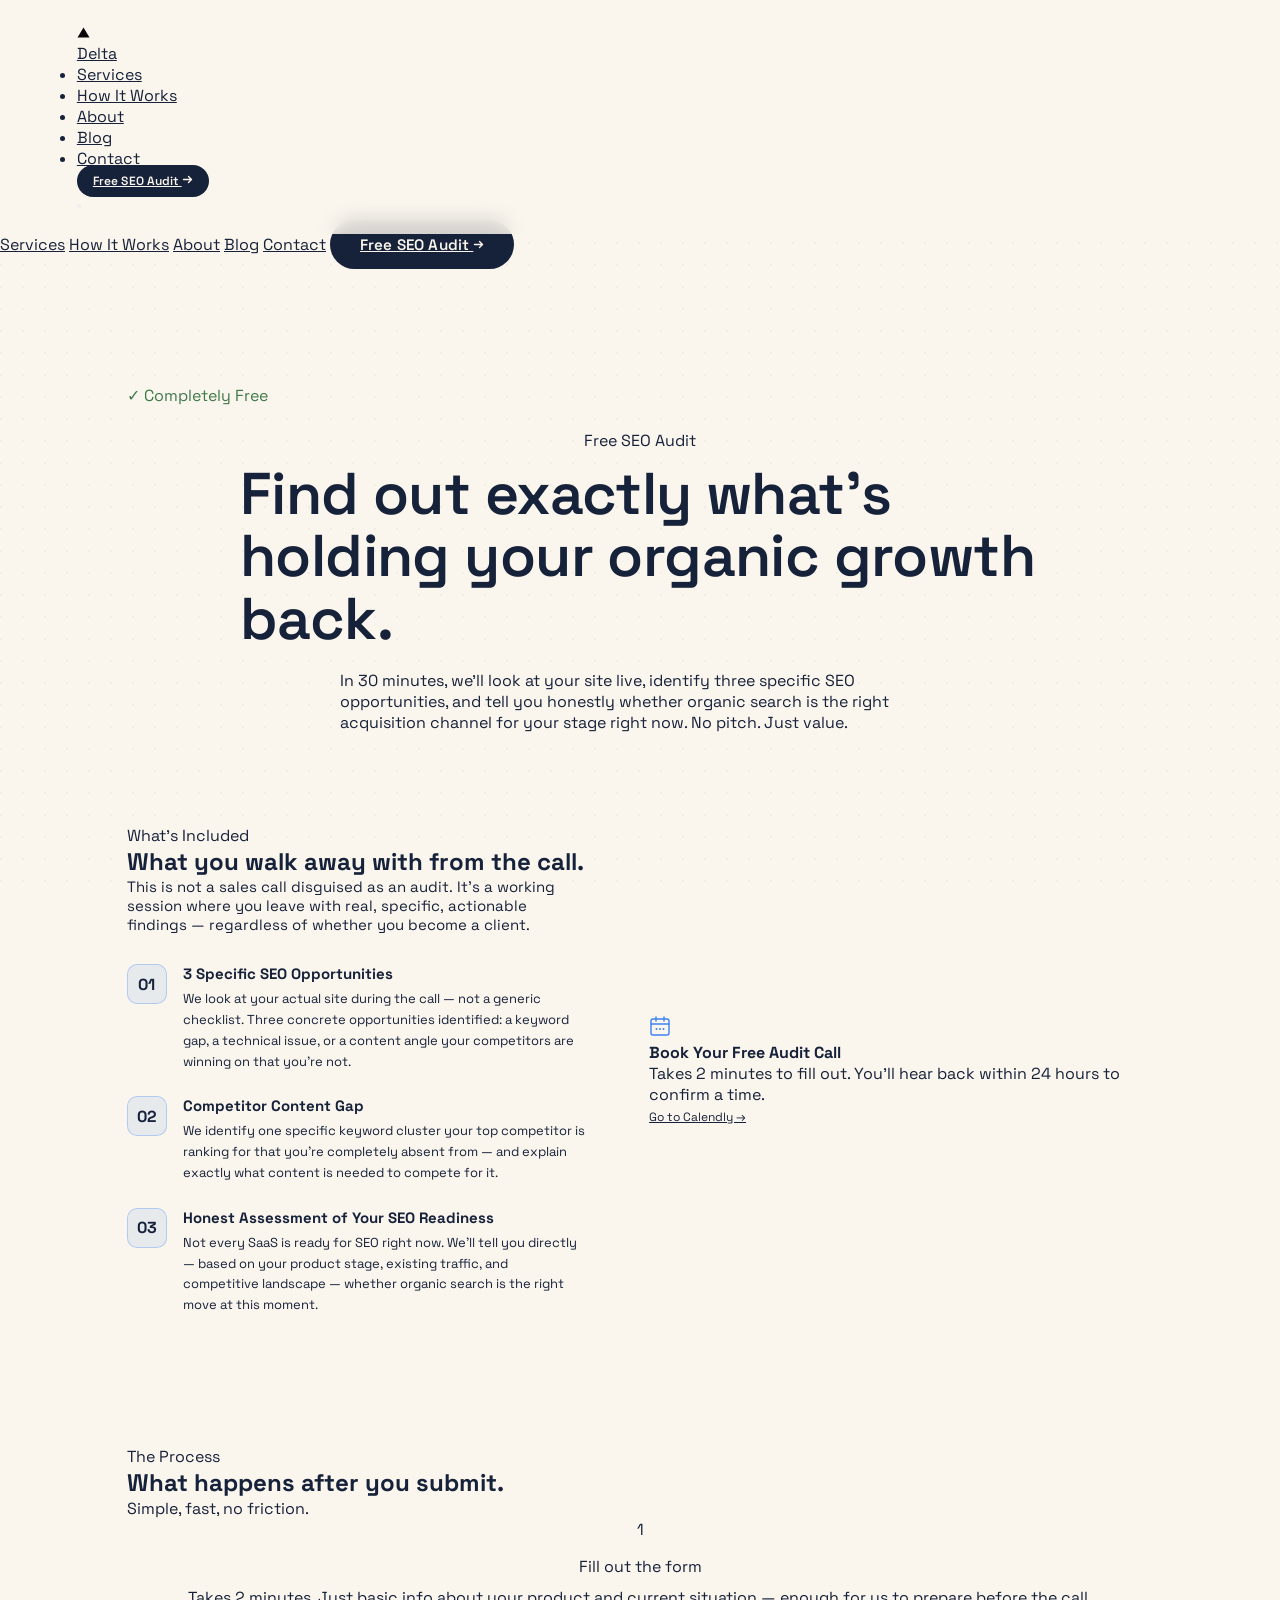
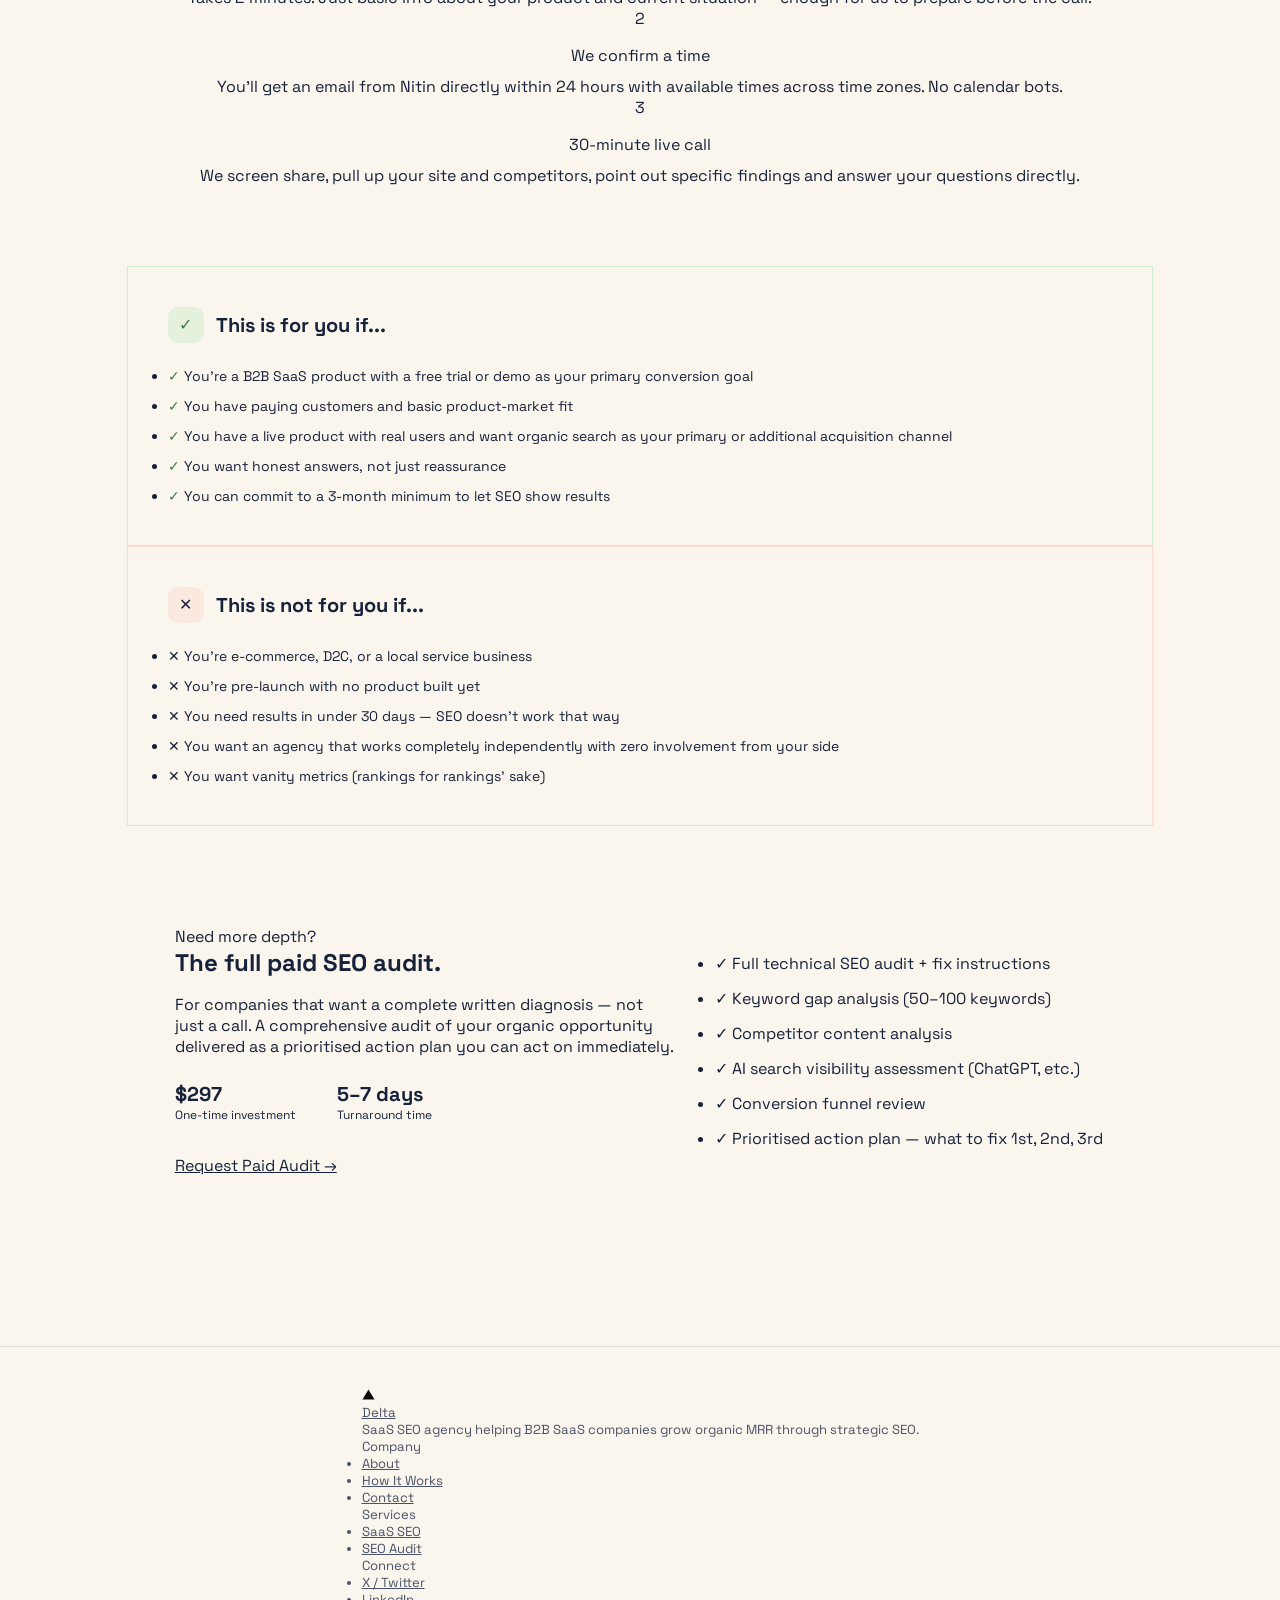
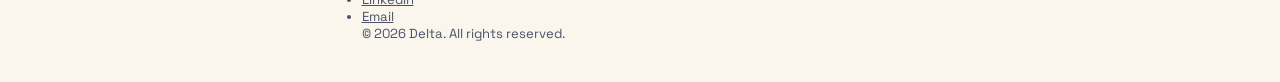
<file: audit.html>
<!doctype html>
<html lang="en">
  <head>
    <!-- Google tag (gtag.js) -->
    <script
      async
      src="https://www.googletagmanager.com/gtag/js?id=G-ZGLKY7WJRP"
    ></script>
    <script>
      window.dataLayer = window.dataLayer || [];
      function gtag() {
        dataLayer.push(arguments);
      }
      gtag("js", new Date());

      gtag("config", "G-ZGLKY7WJRP");
    </script>
    <meta charset="UTF-8" />
    <meta name="viewport" content="width=device-width, initial-scale=1.0" />
    <title>Free SEO Audit — Delta SaaS SEO Agency</title>
    <meta
      name="description"
      content="Find out exactly what's holding your organic growth back. Book a free 30-minute SEO audit call with Delta."
    />
    <link rel="icon" type="image/png" href="./assets/delta-favicon.png" />
    <link rel="canonical" href="https://letdelta.com/audit" />
    <link rel="preconnect" href="https://fonts.googleapis.com" />
    <link rel="preconnect" href="https://fonts.gstatic.com" crossorigin />
    <link
      href="https://fonts.googleapis.com/css2?family=Plus+Jakarta+Sans:wght@400;500;600;700;800&family=Geist:wght@300;400;500&display=swap"
      rel="stylesheet"
    />
    <link rel="stylesheet" href="styles.css" />
    <style>
      .contact-grid {
        display: grid;
        grid-template-columns: 1fr 1.1fr;
        gap: 64px;
        align-items: start;
      }

      /* ── Form ── */
      .field {
        margin-bottom: 16px;
      }
      .field label {
        display: block;
        font-size: 12px;
        font-weight: 600;
        color: var(--t2);
        font-family: var(--fh);
        margin-bottom: 7px;
        letter-spacing: 0.01em;
      }
      .field input,
      .field textarea,
      .field select {
        width: 100%;
        background: var(--bg-2);
        border: 1px solid var(--border);
        border-radius: 9px;
        padding: 11px 14px;
        font-size: 13px;
        color: var(--text);
        font-family: var(--fb);
        transition:
          border-color 0.2s,
          box-shadow 0.2s;
        outline: none;
        resize: vertical;
        -webkit-appearance: none;
        appearance: none;
      }
      .field input:focus,
      .field textarea:focus,
      .field select:focus {
        border-color: rgba(59, 130, 246, 0.5);
        box-shadow: 0 0 0 3px rgba(59, 130, 246, 0.08);
      }
      .field input::placeholder,
      .field textarea::placeholder {
        color: var(--t3);
      }
      .field select {
        cursor: pointer;
        background-image: url("data:image/svg+xml,%3Csvg xmlns='http://www.w3.org/2000/svg' width='12' height='8' viewBox='0 0 12 8' fill='none'%3E%3Cpath d='M1 1l5 5 5-5' stroke='%23888' stroke-width='1.5' stroke-linecap='round' stroke-linejoin='round'/%3E%3C/svg%3E");
        background-repeat: no-repeat;
        background-position: right 14px center;
        padding-right: 36px;
      }
      .field select option {
        background: var(--bg-2);
        color: var(--text);
      }
      .field-row {
        display: grid;
        grid-template-columns: 1fr 1fr;
        gap: 12px;
      }
      .form-submit {
        width: 100%;
        margin-top: 6px;
      }
      .form-note {
        font-size: 11px;
        color: var(--t3);
        text-align: center;
        margin-top: 10px;
      }

      @media (max-width: 860px) {
        .contact-grid {
          grid-template-columns: 1fr;
          gap: 48px;
        }
        .field-row {
          grid-template-columns: 1fr;
        }
      }
    </style>
  </head>
  <body>
    <div id="cursor-glow"></div>
    <div class="orb orb-1"></div>
    <div class="orb orb-2"></div>

    <nav id="nav">
      <div class="nav-inner">
        <a href="/" class="logo">
          <div class="logo-icon">
            <svg width="13" height="11" viewBox="0 0 13 11" fill="none">
              <path d="M6.5 0.5L12.5 10.5H0.5L6.5 0.5Z" fill="#080808" />
            </svg>
          </div>
          <span class="logo-name">Delta</span>
        </a>
        <ul class="nav-links">
          <li><a href="./services.html">Services</a></li>
          <li><a href="./how-it-works.html">How It Works</a></li>
          <li><a href="./about.html">About</a></li>
          <li><a href="./blog/index.html">Blog</a></li>
          <li><a href="./contact.html">Contact</a></li>
        </ul>
        <div class="nav-right">
          <a
            href="./audit.html"
            class="btn btn-primary"
            style="padding: 8px 16px; font-size: 12px"
          >
            Free SEO Audit
            <svg width="11" height="11" viewBox="0 0 11 11" fill="none">
              <path
                d="M1.5 5.5h8M6.5 2.5l3 3-3 3"
                stroke="currentColor"
                stroke-width="1.4"
                stroke-linecap="round"
                stroke-linejoin="round"
              />
            </svg>
          </a>
        </div>
        <button class="nav-toggle" id="nav-toggle" aria-label="Toggle menu">
          <span></span><span></span><span></span>
        </button>
      </div>
    </nav>

    <div class="mobile-menu" id="mobile-menu">
      <a href="./services.html">Services</a>
      <a href="./how-it-works.html">How It Works</a>
      <a href="./about.html">About</a>
      <a href="./blog/index.html">Blog</a>
      <a href="./contact.html">Contact</a>
      <a href="./audit.html" class="btn btn-primary">
        Free SEO Audit
        <svg width="11" height="11" viewBox="0 0 11 11" fill="none">
          <path
            d="M1.5 5.5h8M6.5 2.5l3 3-3 3"
            stroke="currentColor"
            stroke-width="1.4"
            stroke-linecap="round"
            stroke-linejoin="round"
          />
        </svg>
      </a>
    </div>

    <!-- HERO -->
    <section id="hero" style="padding-top: 130px; padding-bottom: 52px">
      <div class="hero-grid"></div>
      <div class="hero-glow"></div>
      <div class="wrap">
        <div class="hero-inner">
          <div
            class="hero-badge"
            style="
              margin-bottom: 24px;
              display: inline-flex;
              justify-content: center;
            "
          >
            <span class="badge-text" style="color: var(--green)"
              >✓ Completely Free</span
            >
          </div>

          <span
            class="label"
            style="display: block; margin-bottom: 12px; text-align: center"
            >Free SEO Audit</span
          >
          <h1
            class="display hero-headline"
            style="max-width: 800px; margin: 0 auto 20px"
          >
            Find out exactly what's holding your organic growth back.
          </h1>

          <p class="hero-sub" style="max-width: 600px; margin: 0 auto 40px">
            In 30 minutes, we'll look at your site live, identify three specific
            SEO opportunities, and tell you honestly whether organic search is
            the right acquisition channel for your stage right now. No pitch.
            Just value.
          </p>
        </div>
      </div>
    </section>

    <!-- BOOKING FORM SECTION -->
    <section style="padding-top: 0; padding-bottom: 110px">
      <div class="wrap">
        <div class="contact-grid rev" style="align-items: center">
          <!-- LEFT: Context / Expectations -->
          <div class="sh c" style="text-align: left; max-width: 100%">
            <span class="label">What's Included</span>
            <h2 class="h2">What you walk away with from the call.</h2>
            <p class="lead" style="font-size: 15px; margin-bottom: 30px">
              This is not a sales call disguised as an audit. It's a working
              session where you leave with real, specific, actionable findings —
              regardless of whether you become a client.
            </p>

            <div style="display: flex; flex-direction: column; gap: 24px">
              <div style="display: flex; gap: 16px">
                <div
                  style="
                    flex-shrink: 0;
                    width: 40px;
                    height: 40px;
                    border-radius: 10px;
                    background: rgba(59, 130, 246, 0.1);
                    border: 1px solid rgba(59, 130, 246, 0.3);
                    display: flex;
                    align-items: center;
                    justify-content: center;
                    color: var(--accent);
                    font-family: var(--fh);
                    font-weight: 700;
                  "
                >
                  01
                </div>
                <div>
                  <h3
                    style="
                      font-size: 15px;
                      font-family: var(--fh);
                      font-weight: 700;
                      color: var(--white);
                      margin-bottom: 6px;
                    "
                  >
                    3 Specific SEO Opportunities
                  </h3>
                  <p
                    style="font-size: 13px; color: var(--t2); line-height: 1.6"
                  >
                    We look at your actual site during the call — not a generic
                    checklist. Three concrete opportunities identified: a
                    keyword gap, a technical issue, or a content angle your
                    competitors are winning on that you're not.
                  </p>
                </div>
              </div>

              <div style="display: flex; gap: 16px">
                <div
                  style="
                    flex-shrink: 0;
                    width: 40px;
                    height: 40px;
                    border-radius: 10px;
                    background: rgba(59, 130, 246, 0.1);
                    border: 1px solid rgba(59, 130, 246, 0.3);
                    display: flex;
                    align-items: center;
                    justify-content: center;
                    color: var(--accent);
                    font-family: var(--fh);
                    font-weight: 700;
                  "
                >
                  02
                </div>
                <div>
                  <h3
                    style="
                      font-size: 15px;
                      font-family: var(--fh);
                      font-weight: 700;
                      color: var(--white);
                      margin-bottom: 6px;
                    "
                  >
                    Competitor Content Gap
                  </h3>
                  <p
                    style="font-size: 13px; color: var(--t2); line-height: 1.6"
                  >
                    We identify one specific keyword cluster your top competitor
                    is ranking for that you're completely absent from — and
                    explain exactly what content is needed to compete for it.
                  </p>
                </div>
              </div>

              <div style="display: flex; gap: 16px">
                <div
                  style="
                    flex-shrink: 0;
                    width: 40px;
                    height: 40px;
                    border-radius: 10px;
                    background: rgba(59, 130, 246, 0.1);
                    border: 1px solid rgba(59, 130, 246, 0.3);
                    display: flex;
                    align-items: center;
                    justify-content: center;
                    color: var(--accent);
                    font-family: var(--fh);
                    font-weight: 700;
                  "
                >
                  03
                </div>
                <div>
                  <h3
                    style="
                      font-size: 15px;
                      font-family: var(--fh);
                      font-weight: 700;
                      color: var(--white);
                      margin-bottom: 6px;
                    "
                  >
                    Honest Assessment of Your SEO Readiness
                  </h3>
                  <p
                    style="font-size: 13px; color: var(--t2); line-height: 1.6"
                  >
                    Not every SaaS is ready for SEO right now. We'll tell you
                    directly — based on your product stage, existing traffic,
                    and competitive landscape — whether organic search is the
                    right move at this moment.
                  </p>
                </div>
              </div>
            </div>
          </div>

          <!-- RIGHT: Form -->
          <div class="tab-panel active" id="tab-book">
            <div class="calendly-wrap">
              <!--
              INSTRUCTIONS: Replace the URL below with your actual Calendly link.
              1. Go to calendly.com → Create a 15-minute event type
              2. Copy your booking link (e.g. https://calendly.com/yourname/15min)
              3. Replace the src attribute below with your link + "?embed_type=Inline&hide_event_type_details=1&hide_gdpr_banner=1"

              EXAMPLE:
              <iframe
                src="https://calendly.com/yourname/15min?embed_type=Inline&hide_event_type_details=1&hide_gdpr_banner=1"
                width="100%" height="520" frameborder="0">
              </iframe>

              Until you set up Calendly, the placeholder below will show.
            -->
              <div class="calendly-placeholder" id="cal-placeholder">
                <div class="cal-icon">
                  <svg width="22" height="22" viewBox="0 0 22 22" fill="none">
                    <rect
                      x="2"
                      y="4"
                      width="18"
                      height="16"
                      rx="2"
                      stroke="#3b82f6"
                      stroke-width="1.4"
                    />
                    <path
                      d="M7 2v4M15 2v4M2 9h18"
                      stroke="#3b82f6"
                      stroke-width="1.4"
                      stroke-linecap="round"
                    />
                    <circle cx="7.5" cy="14" r="1" fill="#3b82f6" />
                    <circle cx="11" cy="14" r="1" fill="#3b82f6" />
                    <circle cx="14.5" cy="14" r="1" fill="#3b82f6" />
                  </svg>
                </div>
                <h4>Book Your Free Audit Call</h4>
                <p>
                  Takes 2 minutes to fill out. You'll hear back within 24 hours
                  to confirm a time.
                </p>
                <a
                  href="https://calendly.com/nitincarpenter2006/free-seo-audit-booking"
                  target="_blank"
                  rel="noopener"
                  class="btn btn-ghost"
                  style="margin-top: 8px; font-size: 12px"
                >
                  Go to Calendly →
                </a>
              </div>
            </div>
          </div>
        </div>
      </div>
    </section>

    <!-- HOW IT WORKS & FIT -->
    <section style="padding-top: 20px">
      <div class="wrap">
        <div class="sh c rev">
          <span class="label">The Process</span>
          <h2 class="h2">What happens after you submit.</h2>
          <p class="lead">Simple, fast, no friction.</p>
        </div>

        <!-- Process grid like the "road map" or how it works steps -->
        <div
          class="proc-grid rev"
          style="margin-bottom: 80px; text-align: center"
        >
          <div
            class="pc"
            style="
              align-items: center;
              display: flex;
              flex-direction: column;
              text-align: center;
            "
          >
            <div class="card-shine"></div>
            <div class="pc-num" style="margin: 0 auto 16px">1</div>
            <p class="h3" style="margin-bottom: 10px">Fill out the form</p>
            <p class="small">
              Takes 2 minutes. Just basic info about your product and current
              situation — enough for us to prepare before the call.
            </p>
          </div>
          <div
            class="pc"
            style="
              align-items: center;
              display: flex;
              flex-direction: column;
              text-align: center;
              border-left: 1px solid var(--border);
              border-right: 1px solid var(--border);
            "
          >
            <div class="card-shine"></div>
            <div class="pc-num" style="margin: 0 auto 16px">2</div>
            <p class="h3" style="margin-bottom: 10px">We confirm a time</p>
            <p class="small">
              You'll get an email from Nitin directly within 24 hours with
              available times across time zones. No calendar bots.
            </p>
          </div>
          <div
            class="pc"
            style="
              align-items: center;
              display: flex;
              flex-direction: column;
              text-align: center;
            "
          >
            <div class="card-shine"></div>
            <div class="pc-num" style="margin: 0 auto 16px">3</div>
            <p class="h3" style="margin-bottom: 10px">30-minute live call</p>
            <p class="small">
              We screen share, pull up your site and competitors, point out
              specific findings and answer your questions directly.
            </p>
          </div>
        </div>

        <!-- FIT SECTION -->
        <div class="two-col rev">
          <div
            style="
              background: var(--bg-2);
              border: 1px solid rgba(34, 197, 94, 0.2);
              border-radius: var(--rl);
              padding: 40px;
            "
          >
            <div class="card-shine"></div>
            <div
              style="
                display: flex;
                align-items: center;
                gap: 12px;
                margin-bottom: 24px;
              "
            >
              <div
                style="
                  width: 36px;
                  height: 36px;
                  background: rgba(34, 197, 94, 0.1);
                  border-radius: 10px;
                  display: flex;
                  align-items: center;
                  justify-content: center;
                  color: var(--green);
                  font-size: 16px;
                "
              >
                ✓
              </div>
              <h3
                style="
                  font-size: 20px;
                  font-family: var(--fh);
                  font-weight: 700;
                  color: var(--white);
                "
              >
                This is for you if...
              </h3>
            </div>
            <ul class="chk" style="font-size: 14px; color: var(--t2)">
              <li style="margin-bottom: 12px">
                <span class="chk-ic" style="color: var(--green)">✓</span> You're
                a B2B SaaS product with a free trial or demo as your primary
                conversion goal
              </li>
              <li style="margin-bottom: 12px">
                <span class="chk-ic" style="color: var(--green)">✓</span> You
                have paying customers and basic product-market fit
              </li>
              <li style="margin-bottom: 12px">
                <span class="chk-ic" style="color: var(--green)">✓</span> You
                have a live product with real users and want organic search as
                your primary or additional acquisition channel
              </li>
              <li style="margin-bottom: 12px">
                <span class="chk-ic" style="color: var(--green)">✓</span> You
                want honest answers, not just reassurance
              </li>
              <li>
                <span class="chk-ic" style="color: var(--green)">✓</span> You
                can commit to a 3-month minimum to let SEO show results
              </li>
            </ul>
          </div>

          <div
            style="
              background: var(--bg-2);
              border: 1px solid rgba(248, 113, 113, 0.2);
              border-radius: var(--rl);
              padding: 40px;
            "
          >
            <div class="card-shine"></div>
            <div
              style="
                display: flex;
                align-items: center;
                gap: 12px;
                margin-bottom: 24px;
              "
            >
              <div
                style="
                  width: 36px;
                  height: 36px;
                  background: rgba(248, 113, 113, 0.1);
                  border-radius: 10px;
                  display: flex;
                  align-items: center;
                  justify-content: center;
                  color: var(--red);
                  font-size: 16px;
                "
              >
                ✕
              </div>
              <h3
                style="
                  font-size: 20px;
                  font-family: var(--fh);
                  font-weight: 700;
                  color: var(--white);
                "
              >
                This is not for you if...
              </h3>
            </div>
            <ul class="chk" style="font-size: 14px; color: var(--t2)">
              <li style="margin-bottom: 12px">
                <span class="chk-ic" style="color: var(--red)">✕</span> You're
                e-commerce, D2C, or a local service business
              </li>
              <li style="margin-bottom: 12px">
                <span class="chk-ic" style="color: var(--red)">✕</span> You're
                pre-launch with no product built yet
              </li>
              <li style="margin-bottom: 12px">
                <span class="chk-ic" style="color: var(--red)">✕</span> You need
                results in under 30 days — SEO doesn't work that way
              </li>
              <li style="margin-bottom: 12px">
                <span class="chk-ic" style="color: var(--red)">✕</span> You want
                an agency that works completely independently with zero
                involvement from your side
              </li>
              <li>
                <span class="chk-ic" style="color: var(--red)">✕</span> You want
                vanity metrics (rankings for rankings' sake)
              </li>
            </ul>
          </div>
        </div>
      </div>
    </section>

    <!-- PAID AUDIT -->
    <section style="padding-top: 40px; padding-bottom: 110px">
      <div class="wrap">
        <div
          style="
            background: var(--bg-1);
            border: 1px solid var(--border);
            border-radius: 24px;
            padding: 60px 48px;
            position: relative;
            overflow: hidden;
          "
          class="rev"
        >
          <div class="hero-glow" style="opacity: 0.3"></div>

          <div
            style="
              display: flex;
              justify-content: space-between;
              align-items: center;
              flex-wrap: wrap;
              gap: 40px;
              position: relative;
              z-index: 1;
            "
          >
            <div style="max-width: 500px">
              <span class="label">Need more depth?</span>
              <h2 class="h2" style="margin-bottom: 16px">
                The full paid SEO audit.
              </h2>
              <p class="body" style="margin-bottom: 24px">
                For companies that want a complete written diagnosis — not just
                a call. A comprehensive audit of your organic opportunity
                delivered as a prioritised action plan you can act on
                immediately.
              </p>
              <div style="display: flex; gap: 20px; margin-bottom: 32px">
                <div style="display: flex; flex-direction: column">
                  <span
                    style="
                      font-family: var(--fh);
                      font-size: 20px;
                      font-weight: 700;
                      color: var(--white);
                    "
                    >$297</span
                  >
                  <span style="font-size: 12px; color: var(--t3)"
                    >One-time investment</span
                  >
                </div>
                <div style="width: 1px; background: var(--border)"></div>
                <div style="display: flex; flex-direction: column">
                  <span
                    style="
                      font-family: var(--fh);
                      font-size: 20px;
                      font-weight: 700;
                      color: var(--white);
                    "
                    >5–7 days</span
                  >
                  <span style="font-size: 12px; color: var(--t3)"
                    >Turnaround time</span
                  >
                </div>
              </div>
              <a href="/contact.html" class="btn btn-ghost"
                >Request Paid Audit →</a
              >
            </div>

            <div style="flex: 1; min-width: 300px">
              <ul class="chk" style="color: var(--t2)">
                <li style="margin-bottom: 14px">
                  <span class="chk-ic">✓</span> Full technical SEO audit + fix
                  instructions
                </li>
                <li style="margin-bottom: 14px">
                  <span class="chk-ic">✓</span> Keyword gap analysis (50–100
                  keywords)
                </li>
                <li style="margin-bottom: 14px">
                  <span class="chk-ic">✓</span> Competitor content analysis
                </li>
                <li style="margin-bottom: 14px">
                  <span class="chk-ic">✓</span> AI search visibility assessment
                  (ChatGPT, etc.)
                </li>
                <li style="margin-bottom: 14px">
                  <span class="chk-ic">✓</span> Conversion funnel review
                </li>
                <li>
                  <span class="chk-ic">✓</span> Prioritised action plan — what
                  to fix 1st, 2nd, 3rd
                </li>
              </ul>
            </div>
          </div>
        </div>
      </div>
    </section>

    <!-- FOOTER -->
    <footer>
      <div class="wrap">
        <div class="ft-grid">
          <div>
            <a href="/" class="logo">
              <div class="logo-icon">
                <svg width="13" height="11" viewBox="0 0 13 11" fill="none">
                  <path d="M6.5 0.5L12.5 10.5H0.5L6.5 0.5Z" fill="#080808" />
                </svg>
              </div>
              <span class="logo-name">Delta</span>
            </a>
            <p class="ft-desc">
              SaaS SEO agency helping B2B SaaS companies grow organic MRR
              through strategic SEO.
            </p>
          </div>
          <div class="ft-links">
            <div class="ft-col">
              <p class="ft-ch">Company</p>
              <ul>
                <li><a href="./about.html">About</a></li>
                <li><a href="./how-it-works.html">How It Works</a></li>
                <li><a href="./contact.html">Contact</a></li>
              </ul>
            </div>
            <div class="ft-col">
              <p class="ft-ch">Services</p>
              <ul>
                <li><a href="./services.html">SaaS SEO</a></li>
                <li><a href="./audit.html">SEO Audit</a></li>
              </ul>
            </div>
            <div class="ft-col">
              <p class="ft-ch">Connect</p>
              <ul>
                <li>
                  <a href="https://x.com/nitindevelops" target="_blank"
                    >X / Twitter</a
                  >
                </li>
                <li>
                  <a
                    href="https://www.linkedin.com/in/nitin-delta"
                    target="_blank"
                    >LinkedIn</a
                  >
                </li>
                <li><a href="mailto:hello@letdelta.com">Email</a></li>
              </ul>
            </div>
          </div>
        </div>
        <div class="ft-bot">
          <p>© 2026 Delta. All rights reserved.</p>
        </div>
      </div>
    </footer>

    <script src="script.js"></script>
  </body>
</html>
</file>
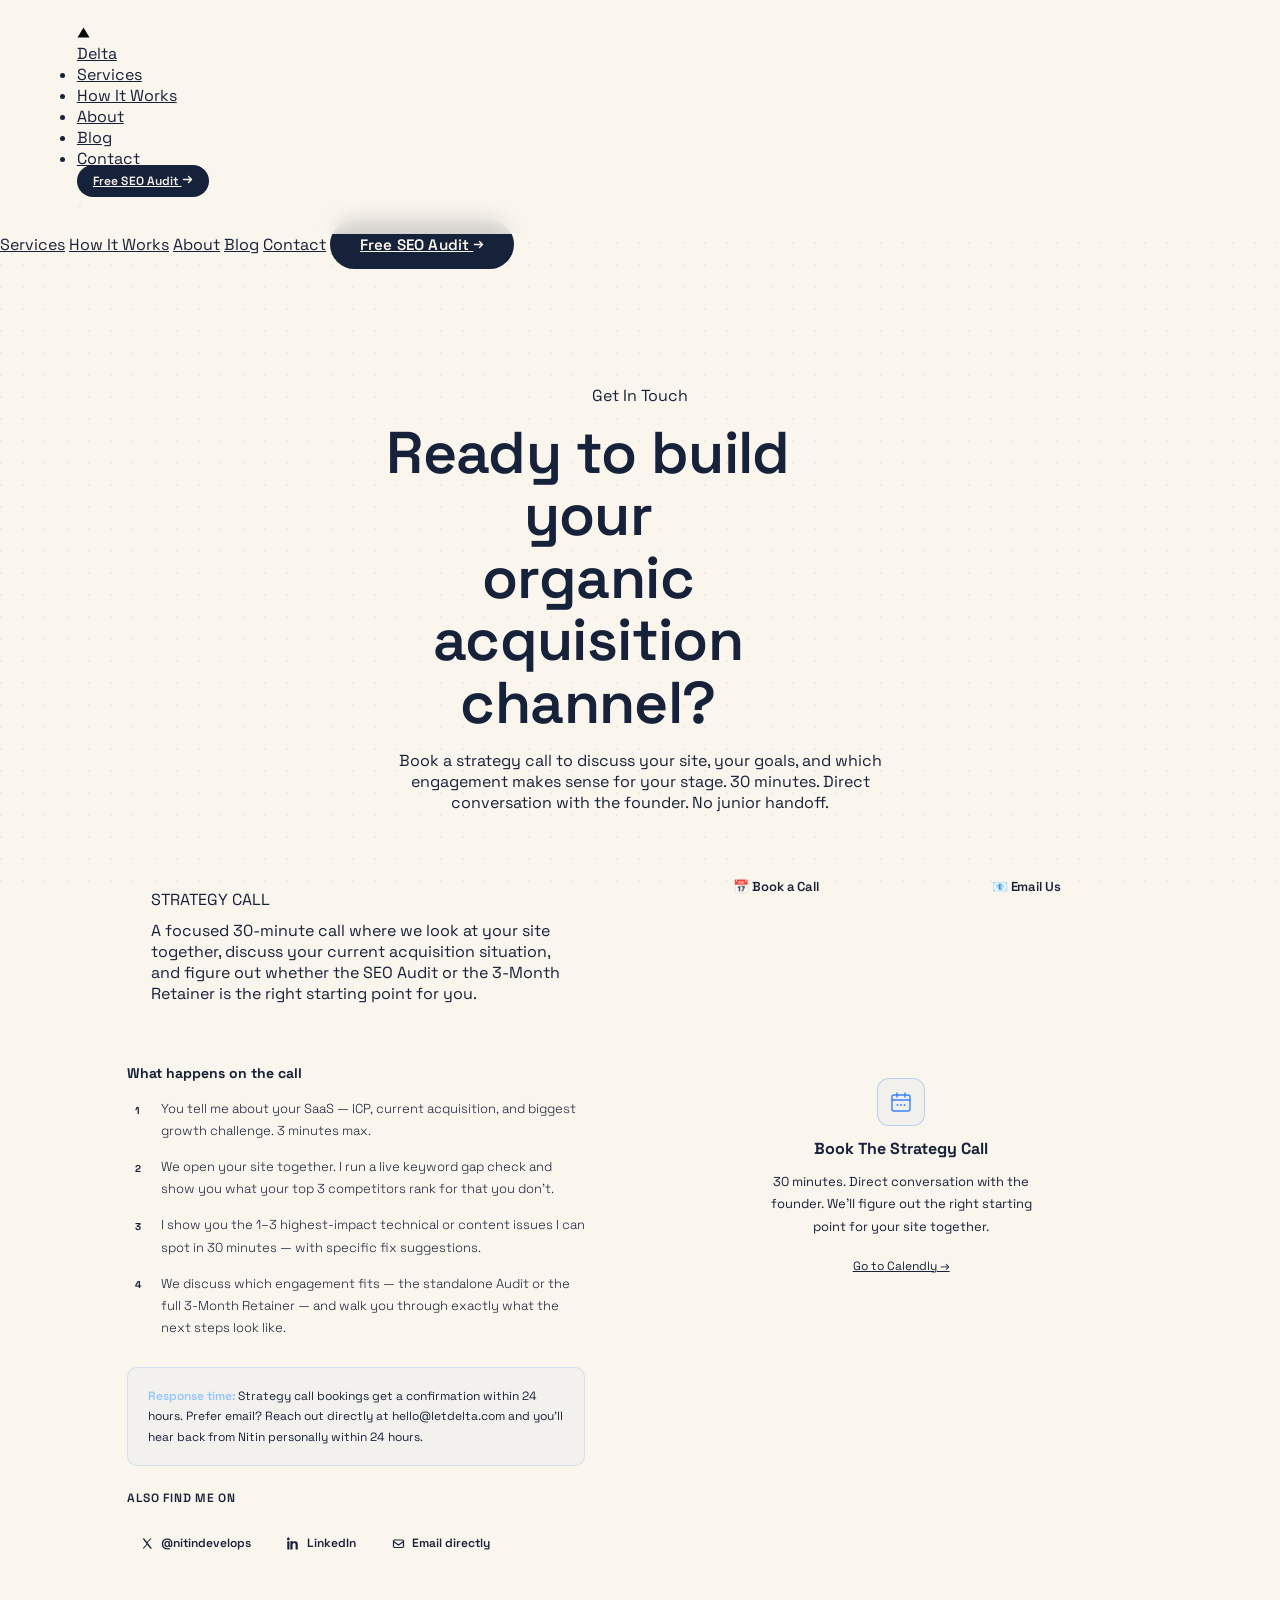
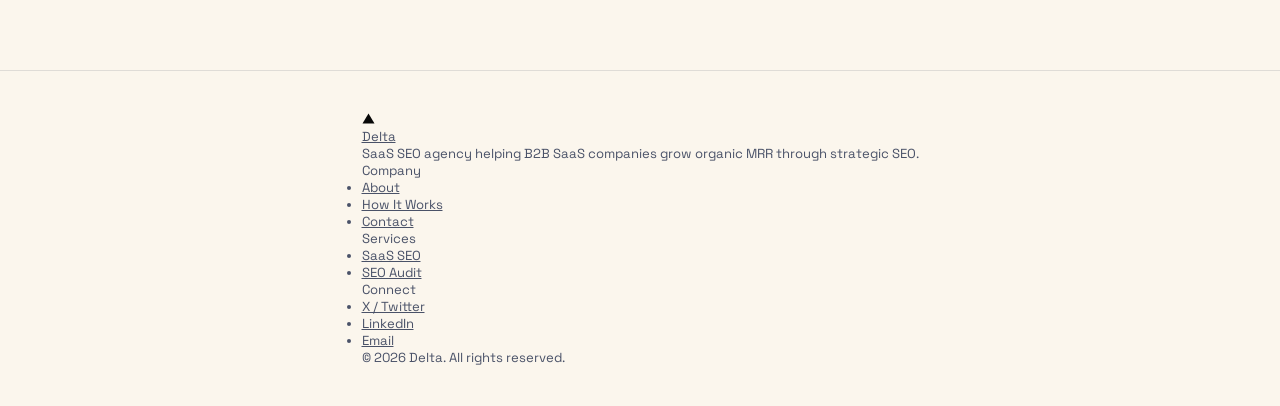
<file: contact.html>
<!doctype html>
<html lang="en">
  <head>
    <!-- Google tag (gtag.js) -->
    <script
      async
      src="https://www.googletagmanager.com/gtag/js?id=G-ZGLKY7WJRP"
    ></script>
    <script>
      window.dataLayer = window.dataLayer || [];
      function gtag() {
        dataLayer.push(arguments);
      }
      gtag("js", new Date());

      gtag("config", "G-ZGLKY7WJRP");
    </script>
    <meta charset="UTF-8" />
    <meta name="viewport" content="width=device-width, initial-scale=1.0" />
    <title>Contact — Delta SaaS SEO Agency</title>
    <meta
      name="description"
      content="Book a free 15-minute SEO audit call with Delta. We'll find 3 specific issues hurting your SaaS trial signups — no pitch, just clarity."
    />
    <link rel="icon" type="image/png" href="./assets/delta-favicon.png" />
    <link rel="canonical" href="https://letdelta.com/contact" />
    <link rel="preconnect" href="https://fonts.googleapis.com" />
    <link rel="preconnect" href="https://fonts.gstatic.com" crossorigin />
    <link
      href="https://fonts.googleapis.com/css2?family=Plus+Jakarta+Sans:wght@400;500;600;700;800&family=Geist:wght@300;400;500&display=swap"
      rel="stylesheet"
    />
    <link rel="stylesheet" href="styles.css" />
    <style>
      .contact-grid {
        display: grid;
        grid-template-columns: 1fr 1.1fr;
        gap: 64px;
        align-items: start;
      }

      /* ── Tabs ── */
      .contact-tabs {
        display: flex;
        gap: 4px;
        padding: 4px;
        background: var(--bg-2);
        border: 1px solid var(--border);
        border-radius: 11px;
        margin-bottom: 28px;
      }
      .ctab {
        flex: 1;
        padding: 9px 14px;
        border-radius: 8px;
        font-size: 13px;
        font-weight: 600;
        font-family: var(--fh);
        color: var(--t2);
        background: none;
        border: none;
        cursor: pointer;
        transition: all 0.18s;
        text-align: center;
        letter-spacing: -0.01em;
      }
      .ctab.active {
        background: var(--bg-3);
        color: var(--white);
        border: 1px solid var(--bh);
      }
      .ctab:hover:not(.active) {
        color: var(--text);
      }
      .tab-panel {
        display: none;
      }
      .tab-panel.active {
        display: block;
      }

      /* ── Form ── */
      .field {
        margin-bottom: 16px;
      }
      .field label {
        display: block;
        font-size: 12px;
        font-weight: 600;
        color: var(--t2);
        font-family: var(--fh);
        margin-bottom: 7px;
        letter-spacing: 0.01em;
      }
      .field input,
      .field textarea,
      .field select {
        width: 100%;
        background: var(--bg-2);
        border: 1px solid var(--border);
        border-radius: 9px;
        padding: 11px 14px;
        font-size: 13px;
        color: var(--text);
        font-family: var(--fb);
        transition:
          border-color 0.2s,
          box-shadow 0.2s;
        outline: none;
        resize: vertical;
        -webkit-appearance: none;
        appearance: none;
      }
      .field input:focus,
      .field textarea:focus,
      .field select:focus {
        border-color: rgba(59, 130, 246, 0.5);
        box-shadow: 0 0 0 3px rgba(59, 130, 246, 0.08);
      }
      .field input::placeholder,
      .field textarea::placeholder {
        color: var(--t3);
      }
      .field select {
        cursor: pointer;
        background-image: url("data:image/svg+xml,%3Csvg xmlns='http://www.w3.org/2000/svg' width='12' height='8' viewBox='0 0 12 8' fill='none'%3E%3Cpath d='M1 1l5 5 5-5' stroke='%23888' stroke-width='1.5' stroke-linecap='round' stroke-linejoin='round'/%3E%3C/svg%3E");
        background-repeat: no-repeat;
        background-position: right 14px center;
        padding-right: 36px;
      }
      .field select option {
        background: var(--bg-2);
        color: var(--text);
      }
      .field-row {
        display: grid;
        grid-template-columns: 1fr 1fr;
        gap: 12px;
      }
      .form-submit {
        width: 100%;
        margin-top: 6px;
      }
      .form-note {
        font-size: 11px;
        color: var(--t3);
        text-align: center;
        margin-top: 10px;
      }

      /* ── Form success state ── */
      .form-success {
        display: none;
        text-align: center;
        padding: 40px 20px;
      }
      .form-success .fs-icon {
        width: 48px;
        height: 48px;
        background: rgba(34, 197, 94, 0.1);
        border: 1px solid rgba(34, 197, 94, 0.3);
        border-radius: 12px;
        display: flex;
        align-items: center;
        justify-content: center;
        margin: 0 auto 16px;
      }
      .form-success h3 {
        font-size: 18px;
        font-weight: 700;
        font-family: var(--fh);
        color: var(--white);
        margin-bottom: 8px;
      }
      .form-success p {
        font-size: 13px;
        color: var(--t2);
        line-height: 1.7;
      }

      /* ── Calendly panel ── */
      .calendly-wrap {
        background: var(--bg-2);
        border: 1px solid var(--border);
        border-radius: var(--rl);
        overflow: hidden;
        min-height: 480px;
        display: flex;
        flex-direction: column;
      }
      .calendly-wrap iframe {
        flex: 1;
        border: none;
        min-height: 480px;
      }
      .calendly-placeholder {
        flex: 1;
        display: flex;
        flex-direction: column;
        align-items: center;
        justify-content: center;
        gap: 12px;
        padding: 40px;
        text-align: center;
        min-height: 480px;
      }
      .cal-icon {
        width: 48px;
        height: 48px;
        border: 1px solid rgba(59, 130, 246, 0.3);
        border-radius: 12px;
        display: flex;
        align-items: center;
        justify-content: center;
        background: rgba(59, 130, 246, 0.05);
      }
      .calendly-placeholder h4 {
        font-size: 16px;
        font-weight: 700;
        color: var(--white);
        font-family: var(--fh);
      }
      .calendly-placeholder p {
        font-size: 13px;
        color: var(--t2);
        line-height: 1.7;
        max-width: 280px;
      }

      /* ── Email panel ── */
      .email-panel {
        padding: 28px;
        background: var(--bg-2);
        border: 1px solid var(--border);
        border-radius: var(--rl);
      }
      .email-big {
        display: flex;
        align-items: center;
        gap: 12px;
        padding: 20px;
        background: var(--bg);
        border: 1px solid var(--border);
        border-radius: 10px;
        margin-bottom: 20px;
        text-decoration: none;
        transition: border-color 0.2s;
      }
      .email-big:hover {
        border-color: rgba(59, 130, 246, 0.3);
      }
      .email-big .eb-icon {
        width: 40px;
        height: 40px;
        border: 1px solid var(--bh);
        border-radius: 10px;
        display: flex;
        align-items: center;
        justify-content: center;
        flex-shrink: 0;
      }
      .email-big .eb-label {
        font-size: 11px;
        color: var(--t3);
        margin-bottom: 2px;
      }
      .email-big .eb-val {
        font-size: 15px;
        font-weight: 700;
        color: var(--white);
        font-family: var(--fh);
        letter-spacing: -0.01em;
      }
      .email-expects {
        margin-top: 20px;
      }
      .email-expects h4 {
        font-size: 12px;
        font-weight: 700;
        color: var(--t2);
        text-transform: uppercase;
        letter-spacing: 0.06em;
        margin-bottom: 12px;
      }
      .expect-row {
        display: flex;
        gap: 10px;
        align-items: flex-start;
        padding: 8px 0;
        border-bottom: 1px solid var(--border);
        font-size: 12px;
        color: var(--t2);
        line-height: 1.6;
      }
      .expect-row:last-child {
        border-bottom: none;
      }
      .expect-ic {
        color: var(--accent);
        flex-shrink: 0;
        font-size: 11px;
        margin-top: 1px;
      }

      /* ── Left column ── */
      .what-happens {
        margin-top: 36px;
      }
      .what-happens h3 {
        font-size: 14px;
        font-weight: 700;
        color: var(--white);
        font-family: var(--fh);
        margin-bottom: 16px;
      }
      .wh-step {
        display: flex;
        gap: 12px;
        margin-bottom: 14px;
      }
      .wh-num {
        width: 22px;
        height: 22px;
        border: 1px solid var(--bh);
        border-radius: 6px;
        font-size: 10px;
        font-weight: 700;
        color: var(--accent);
        display: flex;
        align-items: center;
        justify-content: center;
        flex-shrink: 0;
        margin-top: 1px;
        font-family: var(--fh);
      }
      .wh-step p {
        font-size: 13px;
        color: var(--t2);
        line-height: 1.7;
        font-weight: 300;
      }
      .social-row {
        display: flex;
        gap: 8px;
        margin-top: 20px;
      }
      .social-btn {
        display: flex;
        align-items: center;
        gap: 7px;
        padding: 9px 14px;
        border: 1px solid var(--border);
        border-radius: 8px;
        font-size: 12px;
        font-weight: 600;
        color: var(--t2);
        text-decoration: none;
        font-family: var(--fh);
        transition: all 0.18s;
      }
      .social-btn:hover {
        border-color: var(--bh);
        color: var(--white);
        background: rgba(255, 255, 255, 0.03);
      }

      @media (max-width: 860px) {
        .contact-grid {
          grid-template-columns: 1fr;
          gap: 48px;
        }
        .field-row {
          grid-template-columns: 1fr;
        }
      }
    </style>
  </head>
  <body>
    <div id="cursor-glow"></div>
    <div class="orb orb-1"></div>
    <div class="orb orb-2"></div>

    <nav id="nav">
      <div class="nav-inner">
        <a href="/" class="logo">
          <div class="logo-icon">
            <svg width="13" height="11" viewBox="0 0 13 11" fill="none">
              <path d="M6.5 0.5L12.5 10.5H0.5L6.5 0.5Z" fill="#080808" />
            </svg>
          </div>
          <span class="logo-name">Delta</span>
        </a>
        <ul class="nav-links">
          <li><a href="./services.html">Services</a></li>
          <li><a href="./how-it-works.html">How It Works</a></li>
          <li><a href="./about.html">About</a></li>
          <li><a href="./blog/index.html">Blog</a></li>
          <li>
            <a href="./contact.html" style="color: var(--white)">Contact</a>
          </li>
        </ul>
        <div class="nav-right">
          <a
            href="./audit.html"
            class="btn btn-primary"
            style="padding: 8px 16px; font-size: 12px"
          >
            Free SEO Audit
            <svg width="11" height="11" viewBox="0 0 11 11" fill="none">
              <path
                d="M1.5 5.5h8M6.5 2.5l3 3-3 3"
                stroke="currentColor"
                stroke-width="1.4"
                stroke-linecap="round"
                stroke-linejoin="round"
              />
            </svg>
          </a>
        </div>
        <button class="nav-toggle" id="nav-toggle" aria-label="Toggle menu">
          <span></span><span></span><span></span>
        </button>
      </div>
    </nav>
    <div class="mobile-menu" id="mobile-menu">
      <a href="./services.html">Services</a>
      <a href="./how-it-works.html">How It Works</a>
      <a href="./about.html">About</a>
      <a href="./blog/index.html">Blog</a>
      <a href="./contact.html">Contact</a>
      <a href="./audit.html" class="btn btn-primary">
        Free SEO Audit
        <svg width="11" height="11" viewBox="0 0 11 11" fill="none">
          <path
            d="M1.5 5.5h8M6.5 2.5l3 3-3 3"
            stroke="currentColor"
            stroke-width="1.4"
            stroke-linecap="round"
            stroke-linejoin="round"
          />
        </svg>
      </a>
    </div>

    <!-- PAGE HERO -->
    <section style="padding-top: 130px; padding-bottom: 52px">
      <div class="wrap">
        <div
          class="rev"
          style="text-align: center; max-width: 560px; margin: 0 auto"
        >
          <span class="label" style="display: block; margin-bottom: 16px"
            >Get In Touch</span
          >
          <h1 class="h2" style="margin-bottom: 16px">
            Ready to build your<br />organic acquisition channel?
          </h1>
          <p class="lead">
            Book a strategy call to discuss your site, your goals, and which
            engagement makes sense for your stage. 30 minutes. Direct
            conversation with the founder. No junior handoff.
          </p>
        </div>
      </div>
    </section>

    <section style="padding-top: 0; padding-bottom: 110px">
      <div class="wrap">
        <div class="contact-grid rev">
          <!-- ── LEFT: Context ──────────────────────────── -->
          <div>
            <div
              style="
                padding: 24px;
                background: var(--bg-1);
                border: 1px solid var(--border);
                border-radius: var(--rl);
                margin-bottom: 28px;
              "
            >
              <span class="label" style="display: block; margin-bottom: 10px"
                >STRATEGY CALL</span
              >
              <p class="small" style="margin-bottom: 0">
                A focused 30-minute call where we look at your site together,
                discuss your current acquisition situation, and figure out
                whether the SEO Audit or the 3-Month Retainer is the right
                starting point for you.
              </p>
            </div>

            <div class="what-happens">
              <h3>What happens on the call</h3>
              <div class="wh-step">
                <div class="wh-num">1</div>
                <p>
                  You tell me about your SaaS — ICP, current acquisition, and
                  biggest growth challenge. 3 minutes max.
                </p>
              </div>
              <div class="wh-step">
                <div class="wh-num">2</div>
                <p>
                  We open your site together. I run a live keyword gap check and
                  show you what your top 3 competitors rank for that you don't.
                </p>
              </div>
              <div class="wh-step">
                <div class="wh-num">3</div>
                <p>
                  I show you the 1–3 highest-impact technical or content issues
                  I can spot in 30 minutes — with specific fix suggestions.
                </p>
              </div>
              <div class="wh-step">
                <div class="wh-num">4</div>
                <p>
                  We discuss which engagement fits — the standalone Audit or the
                  full 3-Month Retainer — and walk you through exactly what the
                  next steps look like.
                </p>
              </div>
            </div>

            <div
              style="
                margin-top: 28px;
                padding: 18px 20px;
                background: rgba(59, 130, 246, 0.04);
                border: 1px solid rgba(59, 130, 246, 0.15);
                border-radius: 10px;
              "
            >
              <p style="font-size: 12px; color: var(--t2); line-height: 1.7">
                <span style="color: #93c5fd; font-weight: 600"
                  >Response time:</span
                >
                Strategy call bookings get a confirmation within 24 hours.
                Prefer email? Reach out directly at hello@letdelta.com and
                you'll hear back from Nitin personally within 24 hours.
              </p>
            </div>

            <div style="margin-top: 24px">
              <p
                style="
                  font-size: 12px;
                  color: var(--t3);
                  margin-bottom: 10px;
                  font-weight: 600;
                  text-transform: uppercase;
                  letter-spacing: 0.06em;
                "
              >
                Also find me on
              </p>
              <div class="social-row">
                <a
                  href="https://x.com/nitindevelops"
                  target="_blank"
                  rel="noopener"
                  class="social-btn"
                >
                  <svg width="13" height="13" viewBox="0 0 13 13" fill="none">
                    <path
                      d="M1.5 1.5l4.2 5.6L1.5 11.5h1.3l3.5-3.8 2.9 3.8H11L6.6 5.7 10.6 1.5H9.3L6 5.1 3.2 1.5H1.5z"
                      fill="currentColor"
                    />
                  </svg>
                  @nitindevelops
                </a>
                <a
                  href="https://www.linkedin.com/in/nitin-delta"
                  target="_blank"
                  rel="noopener"
                  class="social-btn"
                >
                  <svg width="13" height="13" viewBox="0 0 24 24" fill="none">
                    <path
                      d="M4.98 3.5C4.98 4.88 3.87 6 2.49 6S0 4.88 0 3.5 1.11 1 2.49 1 4.98 2.12 4.98 3.5zM.5 8h4v15h-4V8zm7 0h3.8v2.05h.05c.53-1 1.82-2.05 3.75-2.05 4.01 0 4.75 2.64 4.75 6.07V23h-4v-7.8c0-1.86-.03-4.25-2.59-4.25-2.59 0-2.99 2.02-2.99 4.11V23h-4V8z"
                      fill="currentColor"
                    />
                  </svg>
                  LinkedIn
                </a>
                <a href="mailto:hello@letdelta.com" class="social-btn">
                  <svg width="13" height="13" viewBox="0 0 13 13" fill="none">
                    <rect
                      x="1.5"
                      y="3"
                      width="10"
                      height="7.5"
                      rx="1.2"
                      stroke="currentColor"
                      stroke-width="1.2"
                    />
                    <path
                      d="M1.5 4.5l5 3.5 5-3.5"
                      stroke="currentColor"
                      stroke-width="1.2"
                      stroke-linecap="round"
                    />
                  </svg>
                  Email directly
                </a>
              </div>
            </div>
          </div>

          <!-- ── RIGHT: Tabs + Forms ─────────────────────── -->
          <div>
            <div class="contact-tabs">
              <button class="ctab active" data-tab="book">
                📅 Book a Call
              </button>
              <button class="ctab" data-tab="email">📧 Email Us</button>
            </div>

            <!-- TAB 1: Calendly -->
            <div class="tab-panel active" id="tab-book">
              <div class="calendly-wrap">
                <!--
              INSTRUCTIONS: Replace the URL below with your actual Calendly link.
              1. Go to calendly.com → Create a 15-minute event type
              2. Copy your booking link (e.g. https://calendly.com/yourname/15min)
              3. Replace the src attribute below with your link + "?embed_type=Inline&hide_event_type_details=1&hide_gdpr_banner=1"

              EXAMPLE:
              <iframe
                src="https://calendly.com/yourname/15min?embed_type=Inline&hide_event_type_details=1&hide_gdpr_banner=1"
                width="100%" height="520" frameborder="0">
              </iframe>

              Until you set up Calendly, the placeholder below will show.
            -->
                <div class="calendly-placeholder" id="cal-placeholder">
                  <div class="cal-icon">
                    <svg width="22" height="22" viewBox="0 0 22 22" fill="none">
                      <rect
                        x="2"
                        y="4"
                        width="18"
                        height="16"
                        rx="2"
                        stroke="#3b82f6"
                        stroke-width="1.4"
                      />
                      <path
                        d="M7 2v4M15 2v4M2 9h18"
                        stroke="#3b82f6"
                        stroke-width="1.4"
                        stroke-linecap="round"
                      />
                      <circle cx="7.5" cy="14" r="1" fill="#3b82f6" />
                      <circle cx="11" cy="14" r="1" fill="#3b82f6" />
                      <circle cx="14.5" cy="14" r="1" fill="#3b82f6" />
                    </svg>
                  </div>
                  <h4>Book The Strategy Call</h4>
                  <p>
                    30 minutes. Direct conversation with the founder. We'll
                    figure out the right starting point for your site together.
                  </p>
                  <a
                    href="https://calendly.com/nitincarpenter2006/seo-strategy-call?embed_type=Inline&hide_event_type_details=1&hide_gdpr_banner=1"
                    target="_blank"
                    rel="noopener"
                    class="btn btn-ghost"
                    style="margin-top: 8px; font-size: 12px"
                  >
                    Go to Calendly →
                  </a>
                </div>
              </div>
            </div>

            <!-- TAB 3: Direct Email -->
            <div class="tab-panel" id="tab-email">
              <div class="email-panel">
                <p class="small" style="margin-bottom: 18px">
                  Prefer to write directly? Email is fine. Use the address below
                  — you'll get a reply from me personally, not a support ticket
                  system.
                </p>
                <a
                  href="mailto:hello@letdelta.com?subject=SEO Audit Request — [Your Company]&body=Hi Nitin,%0A%0AMy name is [Name] and I run [Company] — a B2B SaaS product at [website].%0A%0AWe're currently [describe your situation — e.g. relying on paid ads, no organic traffic].%0A%0AI'd like to explore what an SEO engagement with Delta would look like.%0A%0AThanks"
                  class="email-big"
                >
                  <div class="eb-icon">
                    <svg width="18" height="18" viewBox="0 0 18 18" fill="none">
                      <rect
                        x="1.5"
                        y="3.5"
                        width="15"
                        height="11"
                        rx="1.5"
                        stroke="#3b82f6"
                        stroke-width="1.3"
                      />
                      <path
                        d="M1.5 6l7.5 5 7.5-5"
                        stroke="#3b82f6"
                        stroke-width="1.3"
                        stroke-linecap="round"
                      />
                    </svg>
                  </div>
                  <div>
                    <div class="eb-label">Email address</div>
                    <div class="eb-val">hello@letdelta.com</div>
                  </div>
                  <svg
                    style="margin-left: auto; color: var(--t3); flex-shrink: 0"
                    width="13"
                    height="13"
                    viewBox="0 0 13 13"
                    fill="none"
                  >
                    <path
                      d="M2 6.5h9M7.5 3l3 3.5-3 3.5"
                      stroke="currentColor"
                      stroke-width="1.4"
                      stroke-linecap="round"
                      stroke-linejoin="round"
                    />
                  </svg>
                </a>
                <div class="email-expects">
                  <h4>What to include in your email</h4>
                  <div class="expect-row">
                    <span class="expect-ic">✓</span
                    ><span>Your company name and website URL</span>
                  </div>
                  <div class="expect-row">
                    <span class="expect-ic">✓</span
                    ><span
                      >What you sell and who you sell it to (your ICP)</span
                    >
                  </div>
                  <div class="expect-row">
                    <span class="expect-ic">✓</span
                    ><span
                      >Your current organic traffic situation — high level is
                      fine</span
                    >
                  </div>
                  <div class="expect-row">
                    <span class="expect-ic">✓</span
                    ><span
                      >The biggest organic challenge you want to solve</span
                    >
                  </div>
                  <div class="expect-row">
                    <span class="expect-ic">✓</span
                    ><span>Whether you're thinking audit or full retainer</span>
                  </div>
                </div>
                <div
                  style="
                    margin-top: 18px;
                    padding: 14px 16px;
                    background: rgba(59, 130, 246, 0.04);
                    border: 1px solid rgba(59, 130, 246, 0.15);
                    border-radius: 9px;
                  "
                >
                  <p
                    style="font-size: 12px; color: var(--t2); line-height: 1.7"
                  >
                    <span style="color: #93c5fd; font-weight: 600"
                      >Response time:</span
                    >
                    Every email gets a personal reply within 24 hours. I'll look
                    at your site before replying so the response is specific,
                    not generic.
                  </p>
                </div>
              </div>
            </div>
          </div>
        </div>
      </div>
    </section>

    <footer>
      <div class="wrap">
        <div class="ft-grid">
          <div>
            <a href="/" class="logo">
              <div class="logo-icon">
                <svg width="13" height="11" viewBox="0 0 13 11" fill="none">
                  <path d="M6.5 0.5L12.5 10.5H0.5L6.5 0.5Z" fill="#080808" />
                </svg>
              </div>
              <span class="logo-name">Delta</span>
            </a>
            <p class="ft-desc">
              SaaS SEO agency helping B2B SaaS companies grow organic MRR
              through strategic SEO.
            </p>
          </div>
          <div class="ft-links">
            <div class="ft-col">
              <p class="ft-ch">Company</p>
              <ul>
                <li><a href="./about.html">About</a></li>
                <li><a href="./how-it-works.html">How It Works</a></li>
                <li><a href="./contact.html">Contact</a></li>
              </ul>
            </div>
            <div class="ft-col">
              <p class="ft-ch">Services</p>
              <ul>
                <li><a href="./services.html">SaaS SEO</a></li>
                <li><a href="./audit.html">SEO Audit</a></li>
              </ul>
            </div>
            <div class="ft-col">
              <p class="ft-ch">Connect</p>
              <ul>
                <li>
                  <a href="https://x.com/nitindevelops" target="_blank"
                    >X / Twitter</a
                  >
                </li>
                <li>
                  <a
                    href="https://www.linkedin.com/in/nitin-delta"
                    target="_blank"
                    >LinkedIn</a
                  >
                </li>
                <li><a href="mailto:hello@letdelta.com">Email</a></li>
              </ul>
            </div>
          </div>
        </div>
        <div class="ft-bot">
          <p>© 2026 Delta. All rights reserved.</p>
        </div>
      </div>
    </footer>

    <script src="script.js"></script>
    <script>
      // ── Tab switching ──
      document.querySelectorAll(".ctab").forEach((tab) => {
        tab.addEventListener("click", () => {
          const target = tab.dataset.tab;
          document
            .querySelectorAll(".ctab")
            .forEach((t) => t.classList.remove("active"));
          document
            .querySelectorAll(".tab-panel")
            .forEach((p) => p.classList.remove("active"));
          tab.classList.add("active");
          document.getElementById("tab-" + target).classList.add("active");
        });
      });
    </script>
  </body>
</html>
</file>
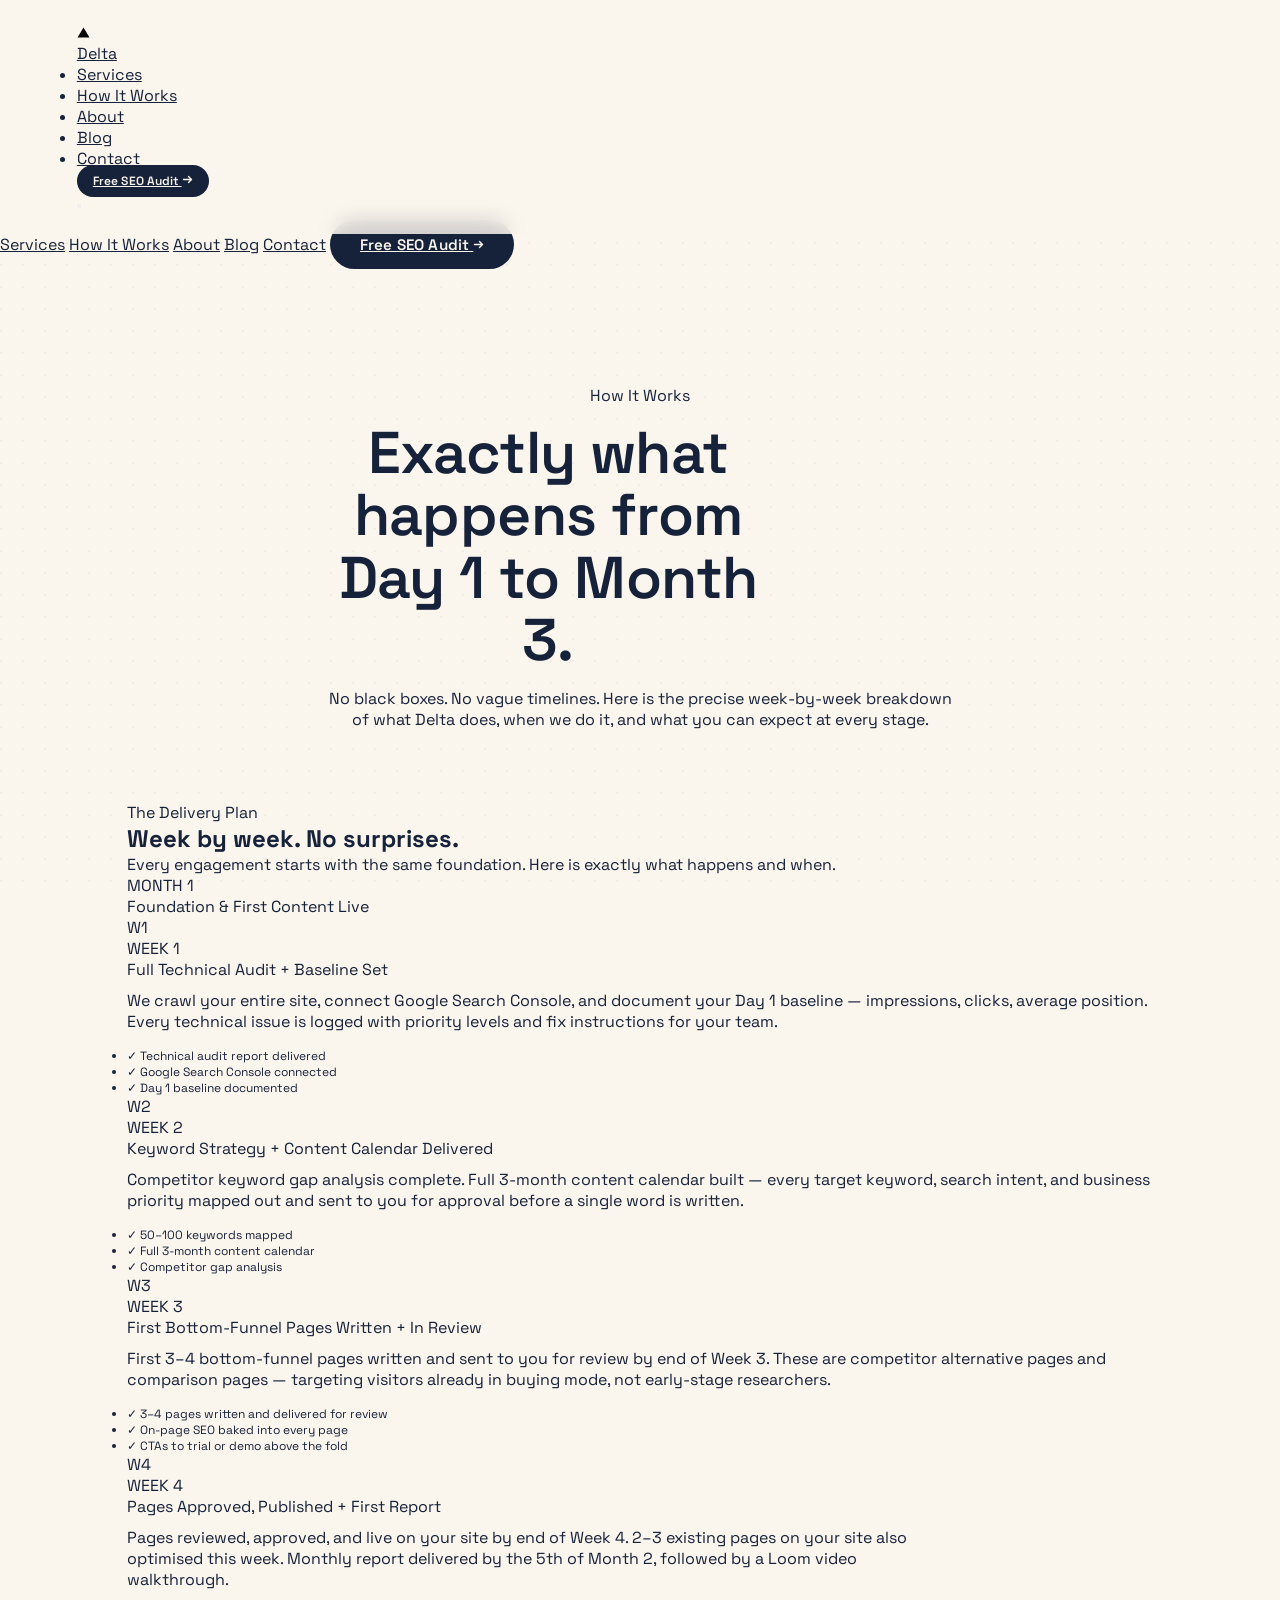
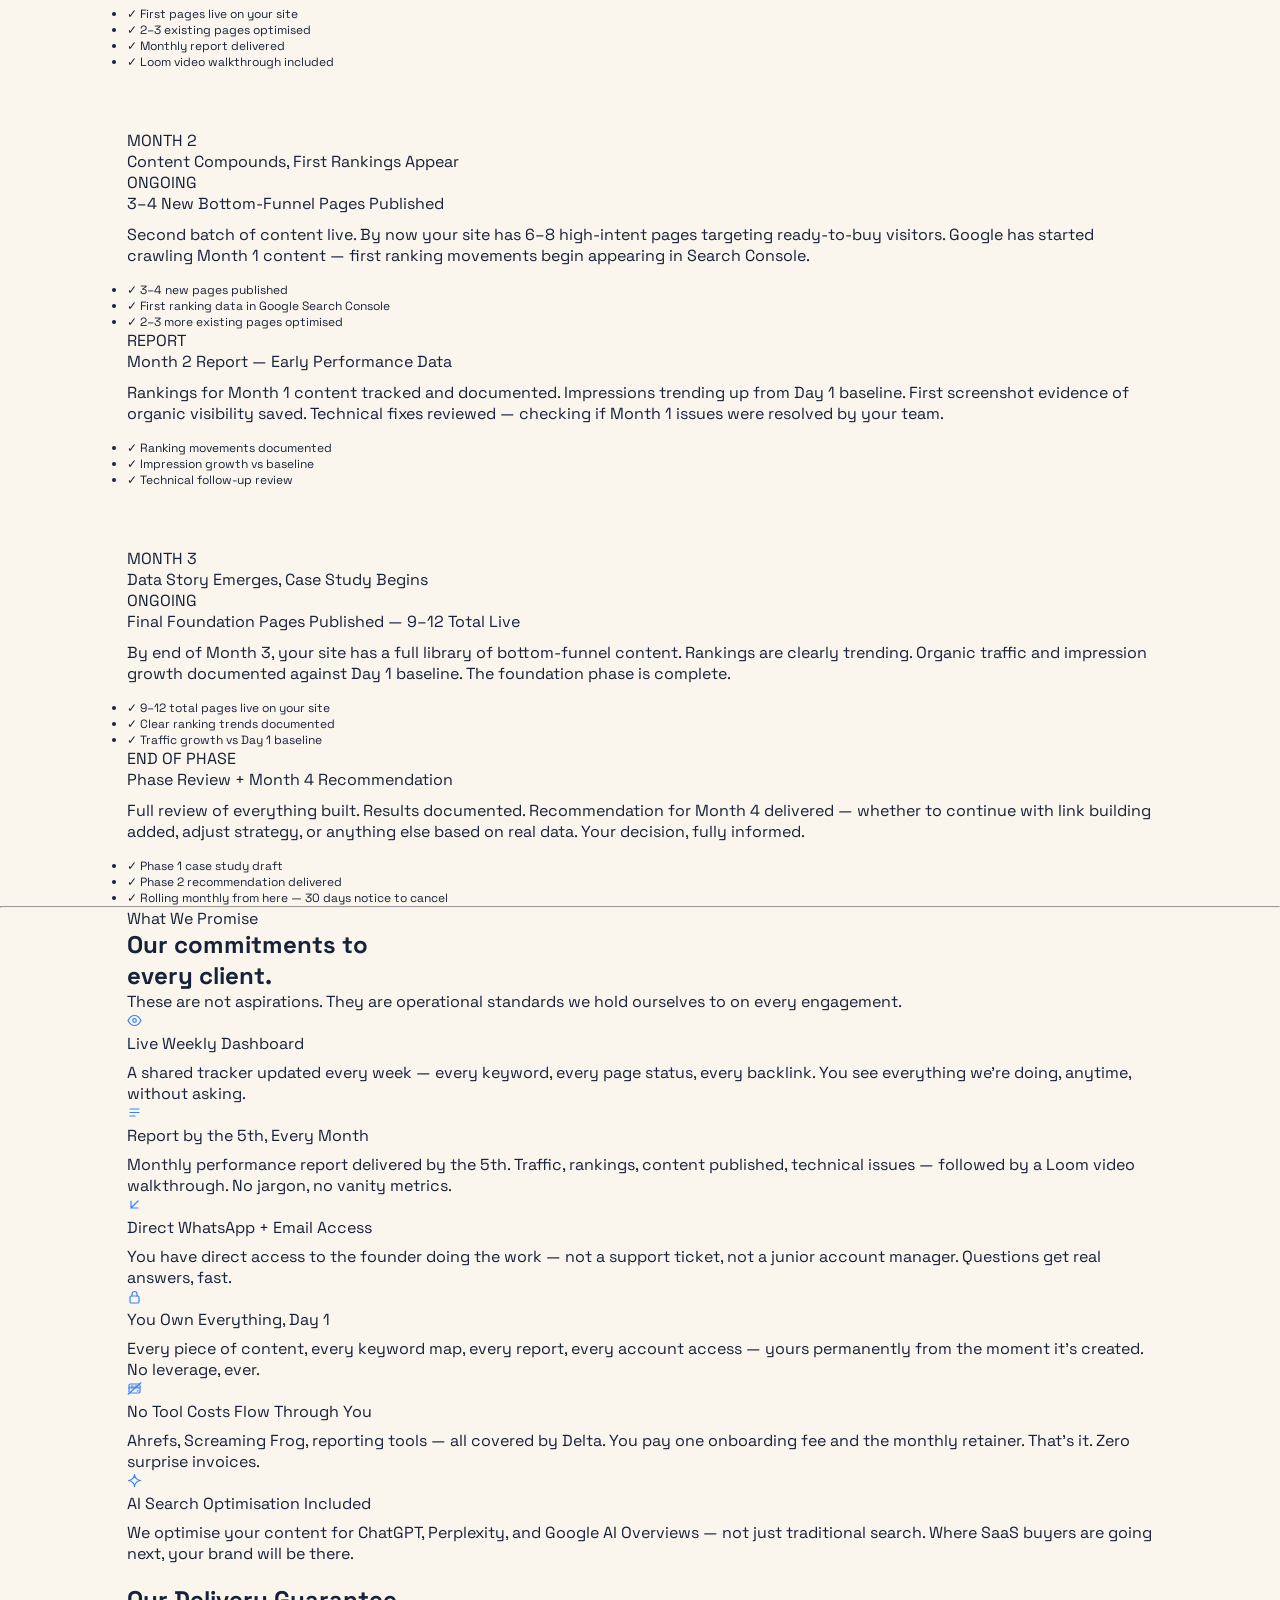
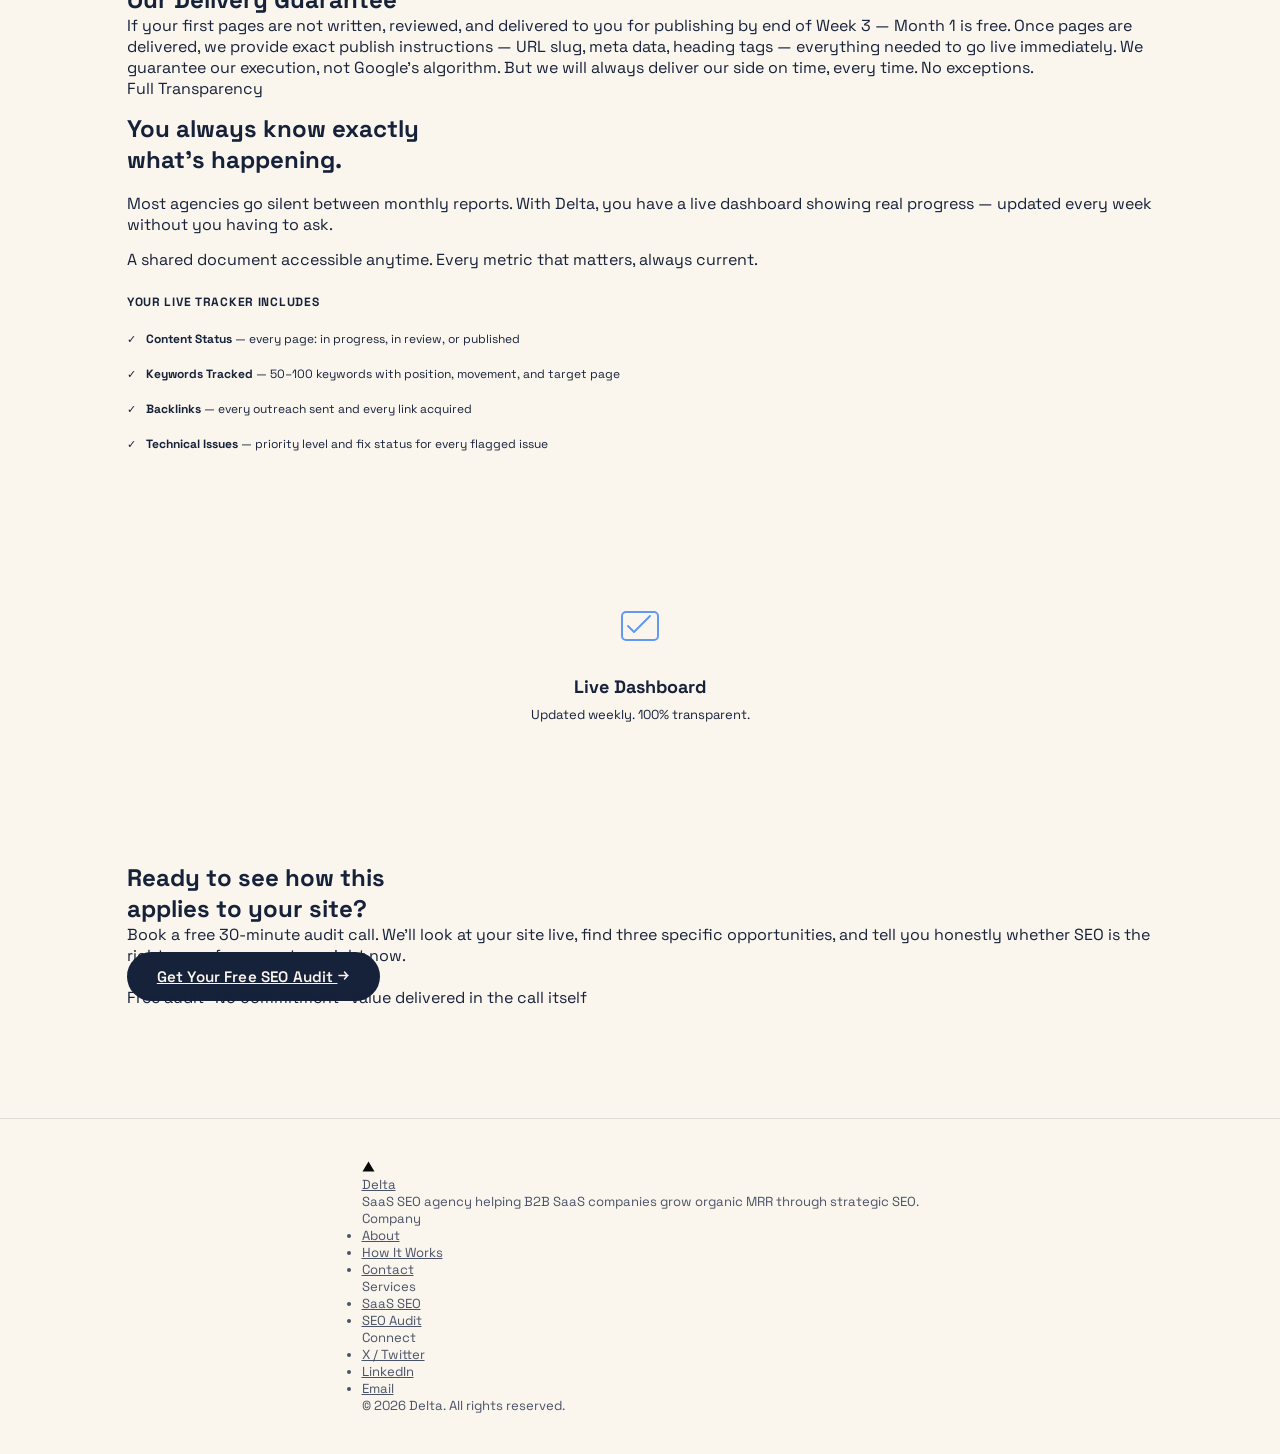
<file: how-it-works.html>
<!doctype html>
<html lang="en">
  <head>
    <!-- Google tag (gtag.js) -->
    <script
      async
      src="https://www.googletagmanager.com/gtag/js?id=G-ZGLKY7WJRP"
    ></script>
    <script>
      window.dataLayer = window.dataLayer || [];
      function gtag() {
        dataLayer.push(arguments);
      }
      gtag("js", new Date());

      gtag("config", "G-ZGLKY7WJRP");
    </script>
    <meta charset="UTF-8" />
    <meta name="viewport" content="width=device-width, initial-scale=1.0" />
    <title>How It Works — Delta SaaS SEO Agency</title>
    <meta
      name="description"
      content="Exactly what happens from Day 1 to Month 6. The precise week-by-week breakdown of what Delta does."
    />
    <link rel="icon" type="image/png" href="./assets/delta-favicon.png" />
    <link rel="canonical" href="https://letdelta.com/how-it-works" />
    <link rel="preconnect" href="https://fonts.googleapis.com" />
    <link rel="preconnect" href="https://fonts.gstatic.com" crossorigin />
    <link
      href="https://fonts.googleapis.com/css2?family=Plus+Jakarta+Sans:wght@400;500;600;700;800&family=Geist:wght@300;400;500&display=swap"
      rel="stylesheet"
    />
    <link rel="stylesheet" href="styles.css" />
  </head>
  <body>
    <div id="cursor-glow"></div>
    <div class="orb orb-1"></div>
    <div class="orb orb-2"></div>

    <nav id="nav">
      <div class="nav-inner">
        <a href="/" class="logo">
          <div class="logo-icon">
            <svg width="13" height="11" viewBox="0 0 13 11" fill="none">
              <path d="M6.5 0.5L12.5 10.5H0.5L6.5 0.5Z" fill="#080808" />
            </svg>
          </div>
          <span class="logo-name">Delta</span>
        </a>
        <ul class="nav-links">
          <li><a href="./services.html">Services</a></li>
          <li>
            <a href="./how-it-works.html" style="color: var(--white)"
              >How It Works</a
            >
          </li>
          <li><a href="./about.html">About</a></li>
          <li><a href="./blog/index.html">Blog</a></li>
          <li><a href="./contact.html">Contact</a></li>
        </ul>
        <div class="nav-right">
          <a
            href="./audit.html"
            class="btn btn-primary"
            style="padding: 8px 16px; font-size: 12px"
          >
            Free SEO Audit
            <svg width="11" height="11" viewBox="0 0 11 11" fill="none">
              <path
                d="M1.5 5.5h8M6.5 2.5l3 3-3 3"
                stroke="currentColor"
                stroke-width="1.4"
                stroke-linecap="round"
                stroke-linejoin="round"
              />
            </svg>
          </a>
        </div>
        <button class="nav-toggle" id="nav-toggle" aria-label="Toggle menu">
          <span></span><span></span><span></span>
        </button>
      </div>
    </nav>

    <div class="mobile-menu" id="mobile-menu">
      <a href="./services.html">Services</a>
      <a href="./how-it-works.html">How It Works</a>
      <a href="./about.html">About</a>
      <a href="./blog/index.html">Blog</a>
      <a href="./contact.html">Contact</a>
      <a href="./audit.html" class="btn btn-primary">
        Free SEO Audit
        <svg width="11" height="11" viewBox="0 0 11 11" fill="none">
          <path
            d="M1.5 5.5h8M6.5 2.5l3 3-3 3"
            stroke="currentColor"
            stroke-width="1.4"
            stroke-linecap="round"
            stroke-linejoin="round"
          />
        </svg>
      </a>
    </div>

    <!-- HERO -->
    <section style="padding-top: 130px; padding-bottom: 52px">
      <div class="wrap">
        <div
          class="rev"
          style="text-align: center; max-width: 640px; margin: 0 auto"
        >
          <span class="label" style="display: block; margin-bottom: 16px"
            >How It Works</span
          >
          <h1 class="h2" style="margin-bottom: 16px">
            Exactly what happens from<br /><span style="color: var(--t3)"
              >Day 1 to Month 3.</span
            >
          </h1>
          <p class="lead">
            No black boxes. No vague timelines. Here is the precise week-by-week
            breakdown of what Delta does, when we do it, and what you can expect
            at every stage.
          </p>
        </div>
      </div>
    </section>

    <!-- WEEK BY WEEK -->
    <section style="padding-top: 20px">
      <div class="wrap">
        <div class="sh c rev">
          <span class="label">The Delivery Plan</span>
          <h2 class="h2">Week by week. No surprises.</h2>
          <p class="lead">
            Every engagement starts with the same foundation. Here is exactly
            what happens and when.
          </p>
        </div>

        <!-- MONTH 1 -->
        <div class="proc-grid rev" style="margin-bottom: 60px">
          <div
            class="pc"
            style="
              grid-column: 1 / -1;
              background: var(--bg-1);
              border: 1px solid var(--bh);
            "
          >
            <div class="card-shine"></div>
            <p class="pc-phase" style="color: var(--accent)">MONTH 1</p>
            <p class="h3" style="margin-bottom: 0">
              Foundation & First Content Live
            </p>
          </div>

          <div class="pc">
            <div class="card-shine"></div>
            <div class="pc-num">W1</div>
            <p class="pc-phase">WEEK 1</p>
            <p class="h3" style="margin-bottom: 10px">
              Full Technical Audit + Baseline Set
            </p>
            <p class="small" style="margin-bottom: 16px">
              We crawl your entire site, connect Google Search Console, and
              document your Day 1 baseline — impressions, clicks, average
              position. Every technical issue is logged with priority levels and
              fix instructions for your team.
            </p>
            <ul class="chk" style="font-size: 12px; color: var(--t2)">
              <li>
                <span class="chk-ic">✓</span> Technical audit report delivered
              </li>
              <li>
                <span class="chk-ic">✓</span> Google Search Console connected
              </li>
              <li><span class="chk-ic">✓</span> Day 1 baseline documented</li>
            </ul>
          </div>

          <div
            class="pc"
            style="
              border-left: 1px solid var(--border);
              border-right: 1px solid var(--border);
            "
          >
            <div class="card-shine"></div>
            <div class="pc-num">W2</div>
            <p class="pc-phase">WEEK 2</p>
            <p class="h3" style="margin-bottom: 10px">
              Keyword Strategy + Content Calendar Delivered
            </p>
            <p class="small" style="margin-bottom: 16px">
              Competitor keyword gap analysis complete. Full 3-month content
              calendar built — every target keyword, search intent, and business
              priority mapped out and sent to you for approval before a single
              word is written.
            </p>
            <ul class="chk" style="font-size: 12px; color: var(--t2)">
              <li><span class="chk-ic">✓</span> 50–100 keywords mapped</li>
              <li>
                <span class="chk-ic">✓</span> Full 3-month content calendar
              </li>
              <li><span class="chk-ic">✓</span> Competitor gap analysis</li>
            </ul>
          </div>

          <div class="pc">
            <div class="card-shine"></div>
            <div class="pc-num">W3</div>
            <p class="pc-phase">WEEK 3</p>
            <p class="h3" style="margin-bottom: 10px">
              First Bottom-Funnel Pages Written + In Review
            </p>
            <p class="small" style="margin-bottom: 16px">
              First 3–4 bottom-funnel pages written and sent to you for review
              by end of Week 3. These are competitor alternative pages and
              comparison pages — targeting visitors already in buying mode, not
              early-stage researchers.
            </p>
            <ul class="chk" style="font-size: 12px; color: var(--t2)">
              <li>
                <span class="chk-ic">✓</span> 3–4 pages written and delivered
                for review
              </li>
              <li>
                <span class="chk-ic">✓</span> On-page SEO baked into every page
              </li>
              <li>
                <span class="chk-ic">✓</span> CTAs to trial or demo above the
                fold
              </li>
            </ul>
          </div>

          <div
            class="pc"
            style="grid-column: 1 / -1; border-top: 1px solid var(--border)"
          >
            <div class="card-shine"></div>
            <div class="pc-num">W4</div>
            <p class="pc-phase">WEEK 4</p>
            <p class="h3" style="margin-bottom: 10px">
              Pages Approved, Published + First Report
            </p>
            <p class="small" style="margin-bottom: 16px; max-width: 800px">
              Pages reviewed, approved, and live on your site by end of Week 4.
              2–3 existing pages on your site also optimised this week. Monthly
              report delivered by the 5th of Month 2, followed by a Loom video
              walkthrough.
            </p>
            <div class="chk-cols" style="max-width: 800px">
              <ul class="chk" style="font-size: 12px; color: var(--t2)">
                <li>
                  <span class="chk-ic">✓</span> First pages live on your site
                </li>
                <li>
                  <span class="chk-ic">✓</span> 2–3 existing pages optimised
                </li>
                <li><span class="chk-ic">✓</span> Monthly report delivered</li>
                <li>
                  <span class="chk-ic">✓</span> Loom video walkthrough included
                </li>
              </ul>
            </div>
          </div>
        </div>

        <!-- MONTH 2 -->
        <div class="proc-grid rev" style="margin-bottom: 60px">
          <div
            class="pc"
            style="
              grid-column: 1 / -1;
              background: var(--bg-1);
              border: 1px solid var(--bh);
            "
          >
            <div class="card-shine"></div>
            <p class="pc-phase" style="color: var(--accent)">MONTH 2</p>
            <p class="h3" style="margin-bottom: 0">
              Content Compounds, First Rankings Appear
            </p>
          </div>

          <div
            class="pc"
            style="grid-column: span 2; border-right: 1px solid var(--border)"
          >
            <div class="card-shine"></div>
            <p class="pc-phase">ONGOING</p>
            <p class="h3" style="margin-bottom: 10px">
              3–4 New Bottom-Funnel Pages Published
            </p>
            <p class="small" style="margin-bottom: 16px">
              Second batch of content live. By now your site has 6–8 high-intent
              pages targeting ready-to-buy visitors. Google has started crawling
              Month 1 content — first ranking movements begin appearing in
              Search Console.
            </p>
            <ul class="chk" style="font-size: 12px; color: var(--t2)">
              <li><span class="chk-ic">✓</span> 3–4 new pages published</li>
              <li>
                <span class="chk-ic">✓</span> First ranking data in Google
                Search Console
              </li>
              <li>
                <span class="chk-ic">✓</span> 2–3 more existing pages optimised
              </li>
            </ul>
          </div>

          <div class="pc">
            <div class="card-shine"></div>
            <p class="pc-phase">REPORT</p>
            <p class="h3" style="margin-bottom: 10px">
              Month 2 Report — Early Performance Data
            </p>
            <p class="small" style="margin-bottom: 16px">
              Rankings for Month 1 content tracked and documented. Impressions
              trending up from Day 1 baseline. First screenshot evidence of
              organic visibility saved. Technical fixes reviewed — checking if
              Month 1 issues were resolved by your team.
            </p>
            <ul class="chk" style="font-size: 12px; color: var(--t2)">
              <li>
                <span class="chk-ic">✓</span> Ranking movements documented
              </li>
              <li>
                <span class="chk-ic">✓</span> Impression growth vs baseline
              </li>
              <li><span class="chk-ic">✓</span> Technical follow-up review</li>
            </ul>
          </div>
        </div>

        <!-- MONTH 3 -->
        <div class="proc-grid rev">
          <div
            class="pc"
            style="
              grid-column: 1 / -1;
              background: var(--bg-1);
              border: 1px solid var(--bh);
            "
          >
            <div class="card-shine"></div>
            <p class="pc-phase" style="color: var(--accent)">MONTH 3</p>
            <p class="h3" style="margin-bottom: 0">
              Data Story Emerges, Case Study Begins
            </p>
          </div>

          <div
            class="pc"
            style="grid-column: span 2; border-right: 1px solid var(--border)"
          >
            <div class="card-shine"></div>
            <p class="pc-phase">ONGOING</p>
            <p class="h3" style="margin-bottom: 10px">
              Final Foundation Pages Published — 9–12 Total Live
            </p>
            <p class="small" style="margin-bottom: 16px">
              By end of Month 3, your site has a full library of bottom-funnel
              content. Rankings are clearly trending. Organic traffic and
              impression growth documented against Day 1 baseline. The
              foundation phase is complete.
            </p>
            <ul class="chk" style="font-size: 12px; color: var(--t2)">
              <li>
                <span class="chk-ic">✓</span> 9–12 total pages live on your site
              </li>
              <li>
                <span class="chk-ic">✓</span> Clear ranking trends documented
              </li>
              <li>
                <span class="chk-ic">✓</span> Traffic growth vs Day 1 baseline
              </li>
            </ul>
          </div>

          <div class="pc">
            <div class="card-shine"></div>
            <p class="pc-phase">END OF PHASE</p>
            <p class="h3" style="margin-bottom: 10px">
              Phase Review + Month 4 Recommendation
            </p>
            <p class="small" style="margin-bottom: 16px">
              Full review of everything built. Results documented.
              Recommendation for Month 4 delivered — whether to continue with
              link building added, adjust strategy, or anything else based on
              real data. Your decision, fully informed.
            </p>
            <ul class="chk" style="font-size: 12px; color: var(--t2)">
              <li><span class="chk-ic">✓</span> Phase 1 case study draft</li>
              <li>
                <span class="chk-ic">✓</span> Phase 2 recommendation delivered
              </li>
              <li>
                <span class="chk-ic">✓</span> Rolling monthly from here — 30
                days notice to cancel
              </li>
            </ul>
          </div>
        </div>
      </div>
    </section>

    <hr />

    <!-- OUR COMMITMENTS -->
    <section>
      <div class="wrap">
        <div class="sh c rev">
          <span class="label">What We Promise</span>
          <h2 class="h2">Our commitments to<br />every client.</h2>
          <p class="lead">
            These are not aspirations. They are operational standards we hold
            ourselves to on every engagement.
          </p>
        </div>
        <div class="feat-grid rev">
          <div class="fc">
            <div class="card-shine"></div>
            <div class="fc-icon">
              <svg width="15" height="15" viewBox="0 0 15 15" fill="none">
                <path
                  d="M1 7.5S3.5 2.5 7.5 2.5 14 7.5 14 7.5 11.5 12.5 7.5 12.5 1 7.5 1 7.5z"
                  stroke="#3b82f6"
                  stroke-width="1.2"
                  stroke-linecap="round"
                  stroke-linejoin="round"
                />
                <circle
                  cx="7.5"
                  cy="7.5"
                  r="1.8"
                  stroke="#3b82f6"
                  stroke-width="1.2"
                />
              </svg>
            </div>
            <p class="h3">Live Weekly Dashboard</p>
            <p class="small" style="margin-top: 8px">
              A shared tracker updated every week — every keyword, every page
              status, every backlink. You see everything we're doing, anytime,
              without asking.
            </p>
          </div>

          <div class="fc">
            <div class="card-shine"></div>
            <div class="fc-icon">
              <svg width="15" height="15" viewBox="0 0 15 15" fill="none">
                <path
                  d="M3 4h9M3 7.5h9M3 11h5"
                  stroke="#3b82f6"
                  stroke-width="1.2"
                  stroke-linecap="round"
                />
              </svg>
            </div>
            <p class="h3">Report by the 5th, Every Month</p>
            <p class="small" style="margin-top: 8px">
              Monthly performance report delivered by the 5th. Traffic,
              rankings, content published, technical issues — followed by a Loom
              video walkthrough. No jargon, no vanity metrics.
            </p>
          </div>

          <div class="fc">
            <div class="card-shine"></div>
            <div class="fc-icon">
              <svg width="15" height="15" viewBox="0 0 15 15" fill="none">
                <path
                  d="M4 11l7-7m-7 0v7h7"
                  stroke="#3b82f6"
                  stroke-width="1.2"
                  stroke-linecap="round"
                  stroke-linejoin="round"
                />
              </svg>
            </div>
            <p class="h3">Direct WhatsApp + Email Access</p>
            <p class="small" style="margin-top: 8px">
              You have direct access to the founder doing the work — not a
              support ticket, not a junior account manager. Questions get real
              answers, fast.
            </p>
          </div>

          <div class="fc">
            <div class="card-shine"></div>
            <div class="fc-icon">
              <svg width="15" height="15" viewBox="0 0 15 15" fill="none">
                <rect
                  x="3"
                  y="7"
                  width="9"
                  height="7"
                  rx="1.2"
                  stroke="#3b82f6"
                  stroke-width="1.2"
                />
                <path
                  d="M5 7V5a2.5 2.5 0 0 1 5 0v2"
                  stroke="#3b82f6"
                  stroke-width="1.2"
                  stroke-linecap="round"
                />
              </svg>
            </div>
            <p class="h3">You Own Everything, Day 1</p>
            <p class="small" style="margin-top: 8px">
              Every piece of content, every keyword map, every report, every
              account access — yours permanently from the moment it's created.
              No leverage, ever.
            </p>
          </div>

          <div class="fc">
            <div class="card-shine"></div>
            <div class="fc-icon">
              <svg width="15" height="15" viewBox="0 0 15 15" fill="none">
                <rect
                  x="2"
                  y="3"
                  width="11"
                  height="9"
                  rx="1.4"
                  stroke="#3b82f6"
                  stroke-width="1.2"
                />
                <path
                  d="M2 6.8H13"
                  stroke="#3b82f6"
                  stroke-width="1.2"
                  stroke-linecap="round"
                />
                <path
                  d="M4.2 5.2H6.2"
                  stroke="#3b82f6"
                  stroke-width="1.2"
                  stroke-linecap="round"
                />
                <path
                  d="M8.2 5.2H10.8"
                  stroke="#3b82f6"
                  stroke-width="1.2"
                  stroke-linecap="round"
                />

                <!-- Longer slash -->
                <path
                  d="M1.2 13.2L13.8 1.8"
                  stroke="#3b82f6"
                  stroke-width="1.2"
                  stroke-linecap="round"
                />

                <path
                  d="M10.2 9.8H11.2"
                  stroke="#3b82f6"
                  stroke-width="1.2"
                  stroke-linecap="round"
                />
              </svg>
            </div>
            <p class="h3">No Tool Costs Flow Through You</p>
            <p class="small" style="margin-top: 8px">
              Ahrefs, Screaming Frog, reporting tools — all covered by Delta.
              You pay one onboarding fee and the monthly retainer. That's it.
              Zero surprise invoices.
            </p>
          </div>

          <div class="fc">
            <div class="card-shine"></div>
            <div class="fc-icon">
              <svg width="15" height="15" viewBox="0 0 15 15" fill="none">
                <path
                  d="M7.5 1.5C7.5 4.5 10.5 7.5 13.5 7.5C10.5 7.5 7.5 10.5 7.5 13.5C7.5 10.5 4.5 7.5 1.5 7.5C4.5 7.5 7.5 4.5 7.5 1.5Z"
                  stroke="#3b82f6"
                  stroke-width="1.2"
                  stroke-linecap="round"
                  stroke-linejoin="round"
                />
              </svg>
            </div>
            <p class="h3">AI Search Optimisation Included</p>
            <p class="small" style="margin-top: 8px">
              We optimise your content for ChatGPT, Perplexity, and Google AI
              Overviews — not just traditional search. Where SaaS buyers are
              going next, your brand will be there.
            </p>
          </div>
        </div>
      </div>
    </section>

    <!-- GUARANTEE CTA -->
    <section style="padding-top: 20px">
      <div class="wrap">
        <div class="cta-box rev">
          <div class="cta-glow"></div>
          <h2 class="h2">Our Delivery Guarantee</h2>
          <p class="lead">
            If your first pages are not written, reviewed, and delivered to you
            for publishing by end of Week 3 — Month 1 is free. Once pages are
            delivered, we provide exact publish instructions — URL slug, meta
            data, heading tags — everything needed to go live immediately. We
            guarantee our execution, not Google's algorithm. But we will always
            deliver our side on time, every time. No exceptions.
          </p>
        </div>
      </div>
    </section>

    <!-- LIVE DASHBOARD -->
    <section>
      <div class="wrap">
        <div class="two-col rev" style="align-items: center">
          <div>
            <p class="label" style="margin-bottom: 14px">Full Transparency</p>
            <h2 class="h2" style="margin-bottom: 18px">
              You always know exactly<br /><span style="color: var(--t3)"
                >what's happening.</span
              >
            </h2>
            <p class="body" style="margin-bottom: 14px">
              Most agencies go silent between monthly reports. With Delta, you
              have a live dashboard showing real progress — updated every week
              without you having to ask.
            </p>
            <p class="body" style="margin-bottom: 24px">
              A shared document accessible anytime. Every metric that matters,
              always current.
            </p>

            <div class="email-expects" style="margin-top: 0">
              <h4
                style="
                  font-size: 12px;
                  font-weight: 700;
                  color: var(--t2);
                  text-transform: uppercase;
                  letter-spacing: 0.06em;
                  margin-bottom: 12px;
                "
              >
                Your Live Tracker Includes
              </h4>
              <div
                class="expect-row"
                style="
                  display: flex;
                  gap: 10px;
                  align-items: flex-start;
                  padding: 8px 0;
                  border-bottom: 1px solid var(--border);
                  font-size: 12px;
                  color: var(--t2);
                  line-height: 1.6;
                "
              >
                <span
                  class="expect-ic"
                  style="
                    color: var(--accent);
                    flex-shrink: 0;
                    font-size: 11px;
                    margin-top: 1px;
                  "
                  >✓</span
                ><span
                  ><strong>Content Status</strong> — every page: in progress, in
                  review, or published</span
                >
              </div>
              <div
                class="expect-row"
                style="
                  display: flex;
                  gap: 10px;
                  align-items: flex-start;
                  padding: 8px 0;
                  border-bottom: 1px solid var(--border);
                  font-size: 12px;
                  color: var(--t2);
                  line-height: 1.6;
                "
              >
                <span
                  class="expect-ic"
                  style="
                    color: var(--accent);
                    flex-shrink: 0;
                    font-size: 11px;
                    margin-top: 1px;
                  "
                  >✓</span
                ><span
                  ><strong>Keywords Tracked</strong> — 50–100 keywords with
                  position, movement, and target page</span
                >
              </div>
              <div
                class="expect-row"
                style="
                  display: flex;
                  gap: 10px;
                  align-items: flex-start;
                  padding: 8px 0;
                  border-bottom: 1px solid var(--border);
                  font-size: 12px;
                  color: var(--t2);
                  line-height: 1.6;
                "
              >
                <span
                  class="expect-ic"
                  style="
                    color: var(--accent);
                    flex-shrink: 0;
                    font-size: 11px;
                    margin-top: 1px;
                  "
                  >✓</span
                ><span
                  ><strong>Backlinks</strong> — every outreach sent and every
                  link acquired</span
                >
              </div>
              <div
                class="expect-row"
                style="
                  display: flex;
                  gap: 10px;
                  align-items: flex-start;
                  padding: 8px 0;
                  font-size: 12px;
                  color: var(--t2);
                  line-height: 1.6;
                "
              >
                <span
                  class="expect-ic"
                  style="
                    color: var(--accent);
                    flex-shrink: 0;
                    font-size: 11px;
                    margin-top: 1px;
                  "
                  >✓</span
                ><span
                  ><strong>Technical Issues</strong> — priority level and fix
                  status for every flagged issue</span
                >
              </div>
            </div>
          </div>

          <div
            style="
              background: var(--bg-1);
              border: 1px solid var(--border);
              border-radius: var(--rl);
              padding: 40px;
              display: flex;
              align-items: center;
              justify-content: center;
              min-height: 400px;
              position: relative;
              overflow: hidden;
            "
          >
            <div class="hero-glow"></div>
            <div style="text-align: center; z-index: 1">
              <svg
                width="48"
                height="48"
                viewBox="0 0 48 48"
                fill="none"
                style="margin-bottom: 20px; opacity: 0.8"
              >
                <rect
                  x="6"
                  y="10"
                  width="36"
                  height="28"
                  rx="4"
                  stroke="#3b82f6"
                  stroke-width="2"
                />
                <path
                  d="M12 24L18 30L34 14"
                  stroke="#3b82f6"
                  stroke-width="2"
                  stroke-linecap="round"
                  stroke-linejoin="round"
                />
              </svg>
              <h3
                style="
                  font-size: 18px;
                  font-family: var(--fh);
                  color: var(--white);
                  margin-bottom: 8px;
                "
              >
                Live Dashboard
              </h3>
              <p style="font-size: 13px; color: var(--t3)">
                Updated weekly. 100% transparent.
              </p>
            </div>
          </div>
        </div>
      </div>
    </section>

    <!-- CTA -->
    <section style="padding-bottom: 110px">
      <div class="wrap">
        <div class="cta-box rev">
          <div class="cta-glow"></div>
          <h2 class="h2">Ready to see how this<br />applies to your site?</h2>
          <p class="lead">
            Book a free 30-minute audit call. We'll look at your site live, find
            three specific opportunities, and tell you honestly whether SEO is
            the right move for your stage right now.
          </p>
          <div class="cta-acts">
            <a href="./audit.html" class="btn btn-primary btn-lg">
              Get Your Free SEO Audit
              <svg width="13" height="13" viewBox="0 0 13 13" fill="none">
                <path
                  d="M2 6.5h9M7.5 3l3 3.5-3 3.5"
                  stroke="currentColor"
                  stroke-width="1.5"
                  stroke-linecap="round"
                  stroke-linejoin="round"
                />
              </svg>
            </a>
          </div>
          <p class="cta-fine">
            Free audit · No commitment · Value delivered in the call itself
          </p>
        </div>
      </div>
    </section>

    <!-- FOOTER -->
    <footer>
      <div class="wrap">
        <div class="ft-grid">
          <div>
            <a href="/" class="logo">
              <div class="logo-icon">
                <svg width="13" height="11" viewBox="0 0 13 11" fill="none">
                  <path d="M6.5 0.5L12.5 10.5H0.5L6.5 0.5Z" fill="#080808" />
                </svg>
              </div>
              <span class="logo-name">Delta</span>
            </a>
            <p class="ft-desc">
              SaaS SEO agency helping B2B SaaS companies grow organic MRR
              through strategic SEO.
            </p>
          </div>
          <div class="ft-links">
            <div class="ft-col">
              <p class="ft-ch">Company</p>
              <ul>
                <li><a href="./about.html">About</a></li>
                <li><a href="./how-it-works.html">How It Works</a></li>
                <li><a href="./contact.html">Contact</a></li>
              </ul>
            </div>
            <div class="ft-col">
              <p class="ft-ch">Services</p>
              <ul>
                <li><a href="./services.html">SaaS SEO</a></li>
                <li><a href="./audit.html">SEO Audit</a></li>
              </ul>
            </div>
            <div class="ft-col">
              <p class="ft-ch">Connect</p>
              <ul>
                <li>
                  <a href="https://x.com/nitindevelops" target="_blank"
                    >X / Twitter</a
                  >
                </li>
                <li>
                  <a
                    href="https://www.linkedin.com/in/nitin-delta"
                    target="_blank"
                    >LinkedIn</a
                  >
                </li>
                <li><a href="mailto:hello@letdelta.com">Email</a></li>
              </ul>
            </div>
          </div>
        </div>
        <div class="ft-bot">
          <p>© 2026 Delta. All rights reserved.</p>
        </div>
      </div>
    </footer>

    <script src="script.js"></script>
  </body>
</html>
</file>
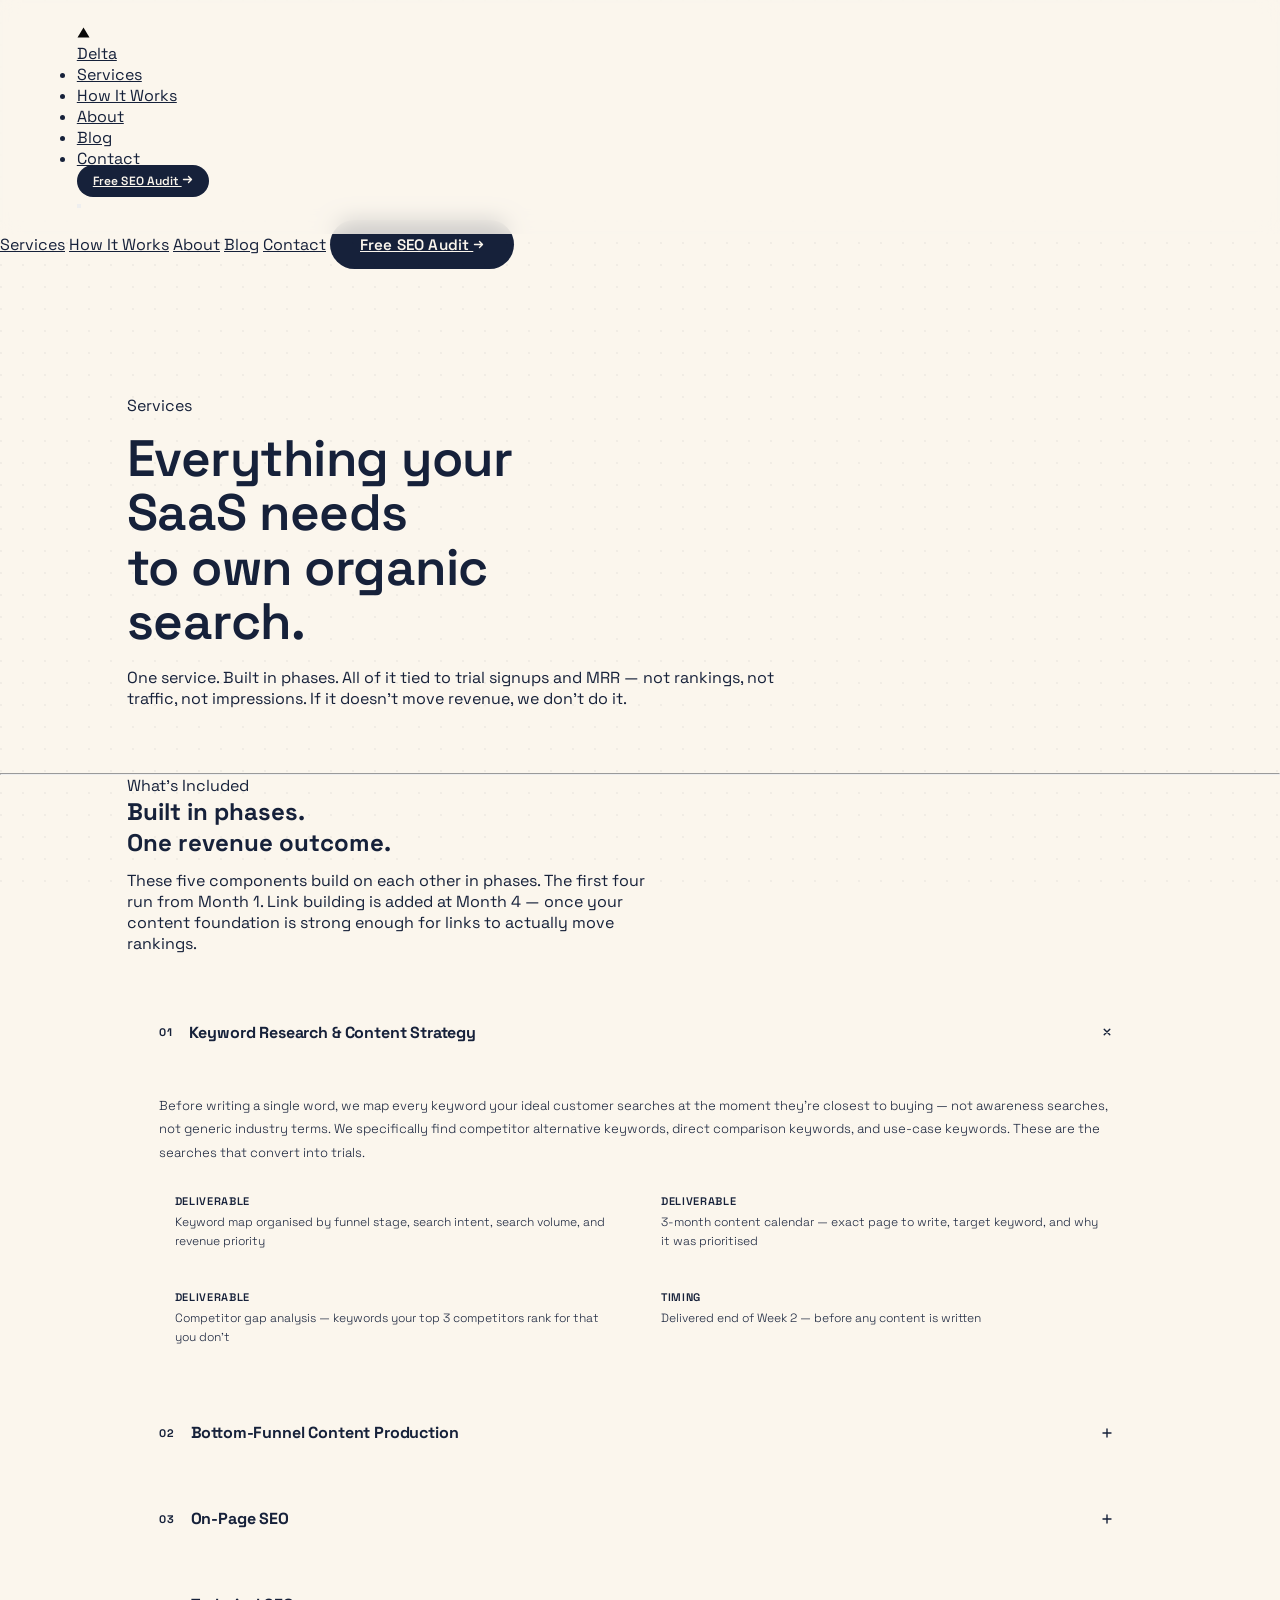
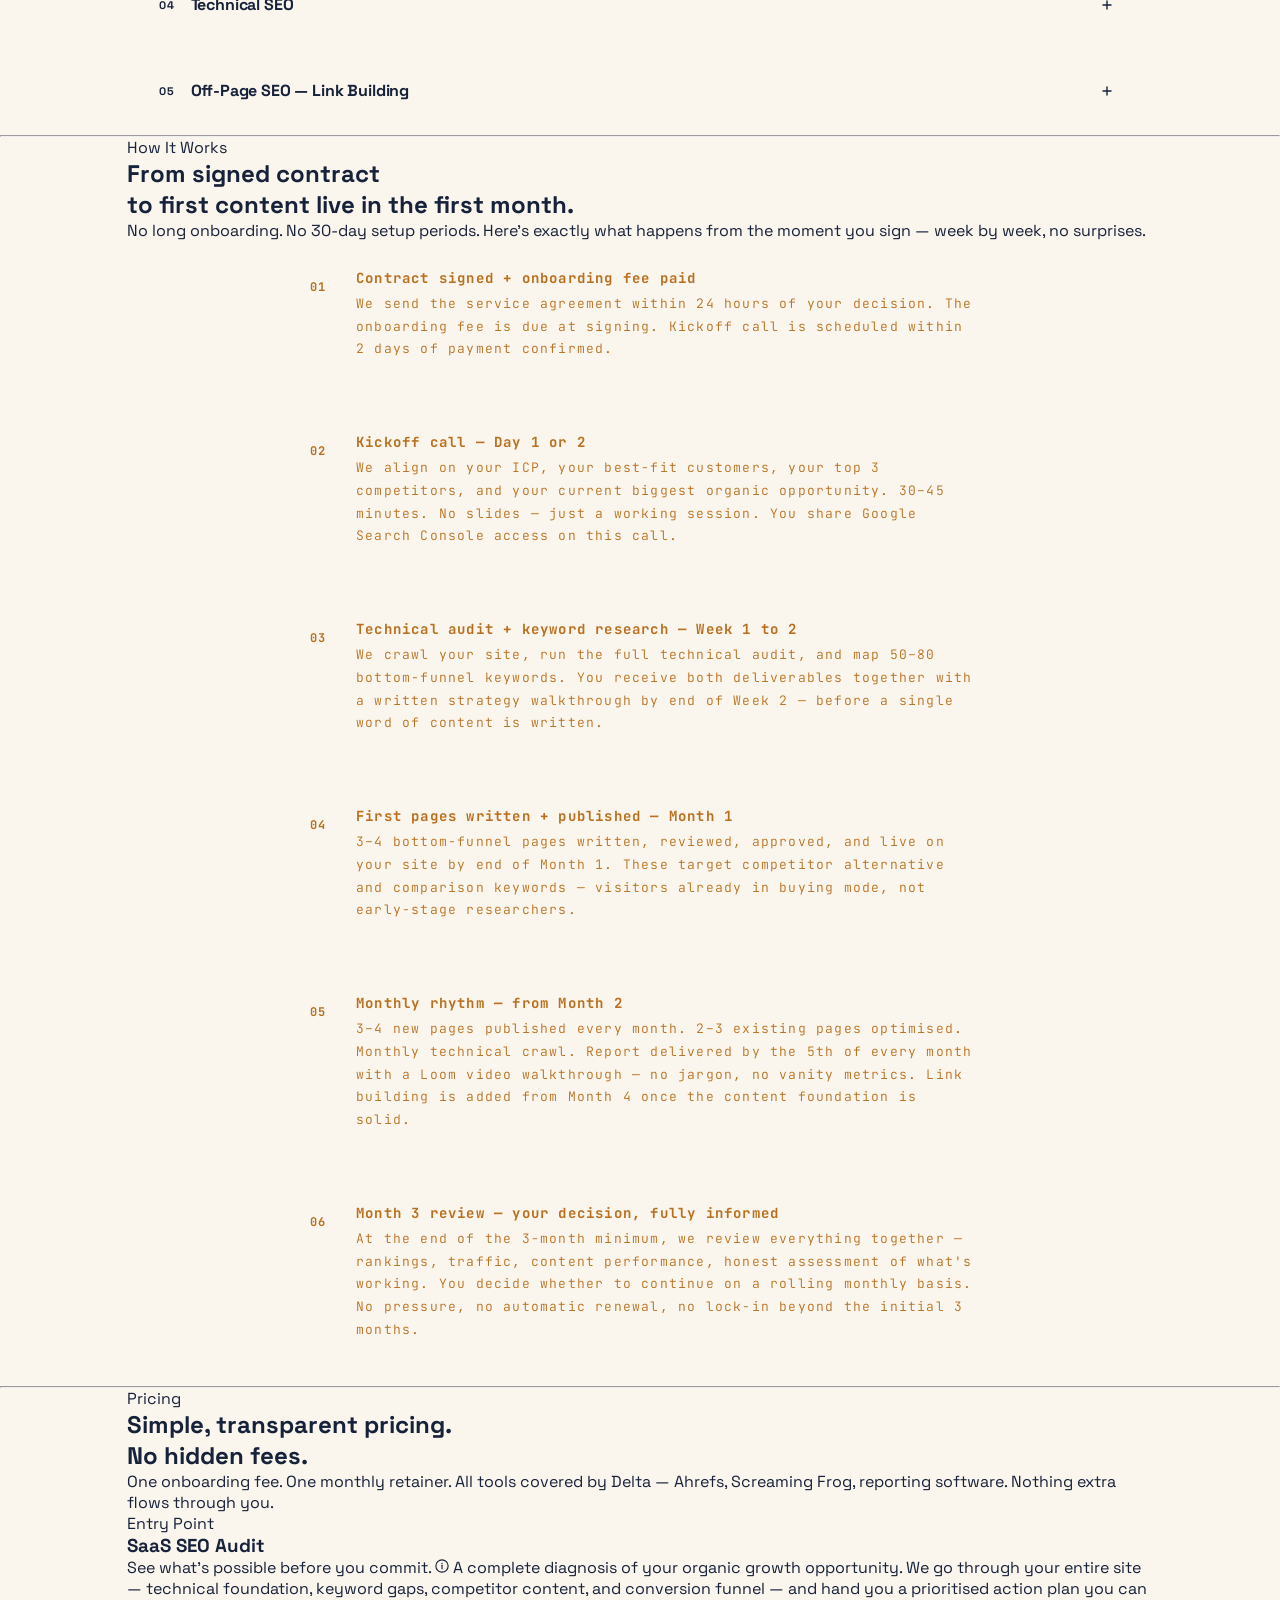
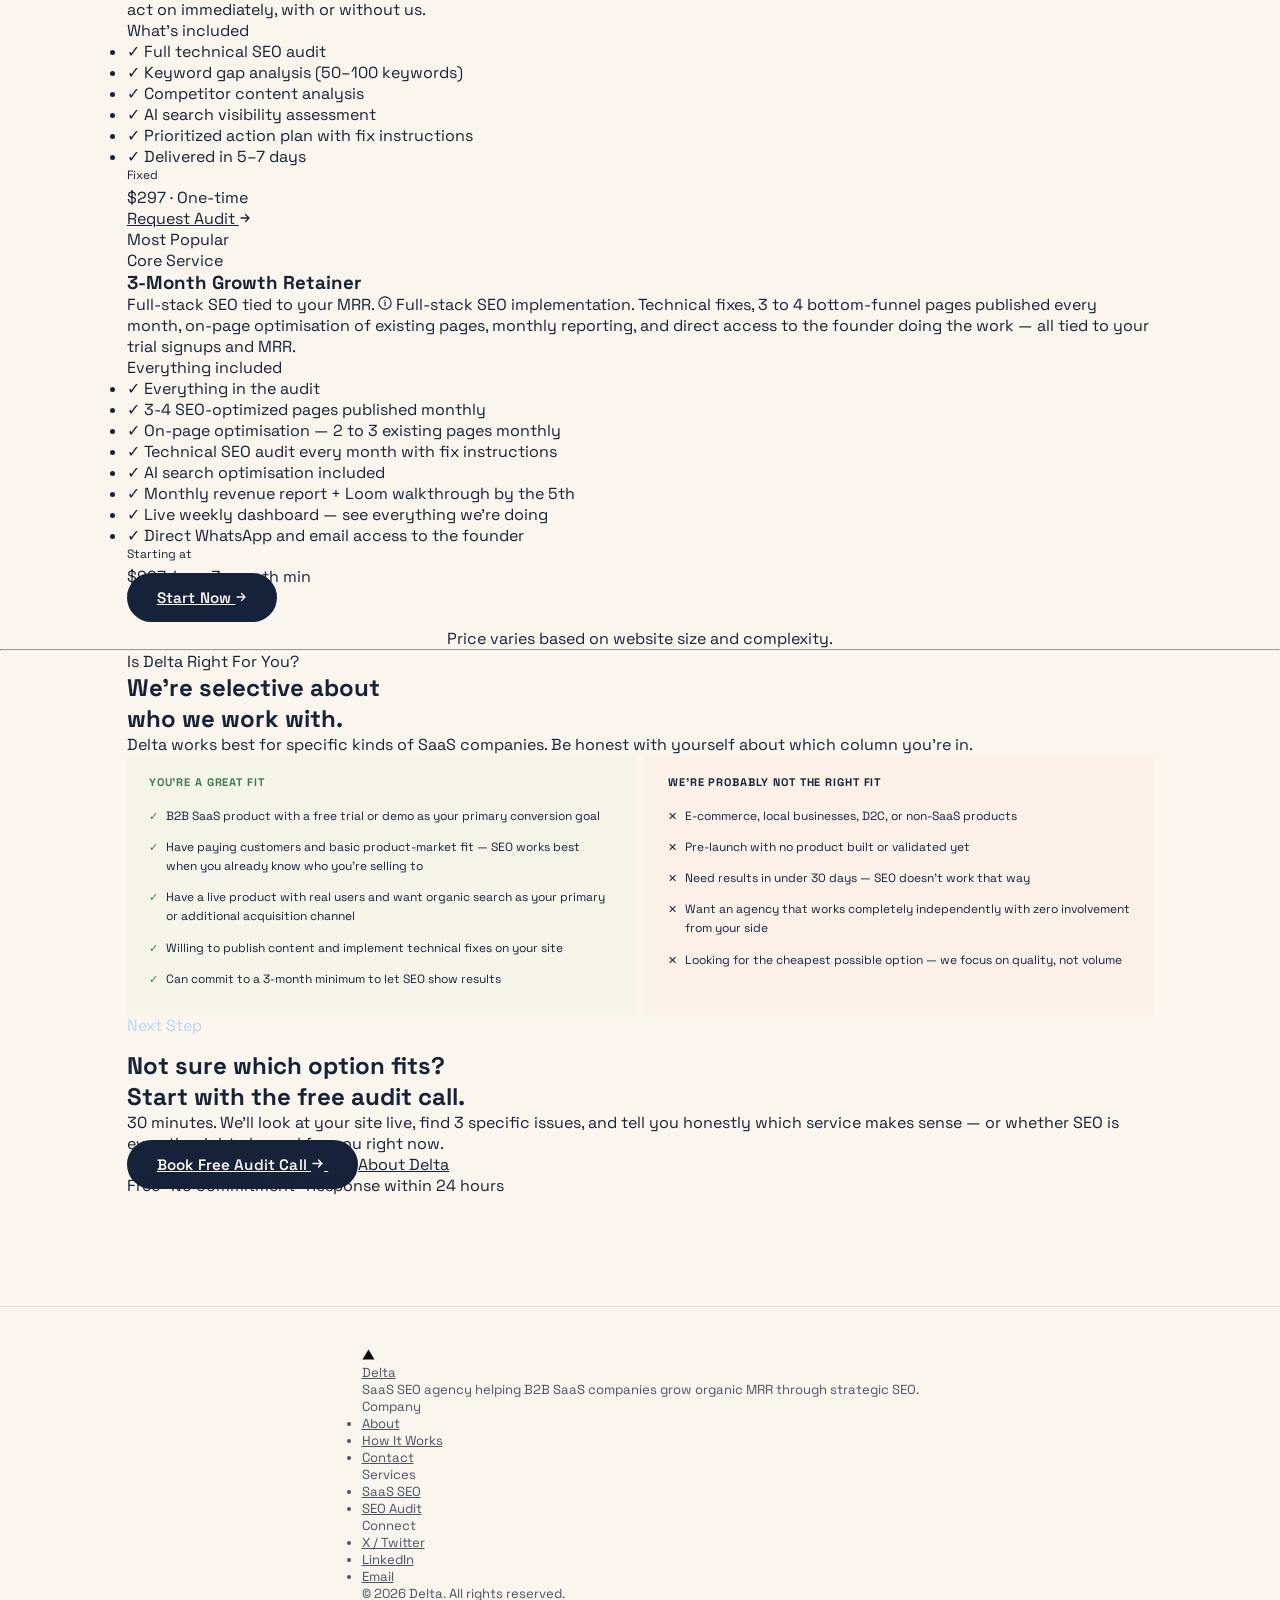
<file: services.html>
<!doctype html>
<html lang="en">
  <head>
    <!-- Google tag (gtag.js) -->
    <script
      async
      src="https://www.googletagmanager.com/gtag/js?id=G-ZGLKY7WJRP"
    ></script>
    <script>
      window.dataLayer = window.dataLayer || [];
      function gtag() {
        dataLayer.push(arguments);
      }
      gtag("js", new Date());

      gtag("config", "G-ZGLKY7WJRP");
    </script>
    <meta charset="UTF-8" />
    <meta name="viewport" content="width=device-width, initial-scale=1.0" />
    <title>Services — Delta SaaS SEO Agency</title>
    <meta
      name="description"
      content="Delta's SaaS SEO services: technical SEO, bottom-funnel content, link building, and on-page SEO — all tied to trial signups and MRR, not vanity metrics."
    />
    <link rel="icon" type="image/png" href="./assets/delta-favicon.png" />
    <link rel="canonical" href="https://letdelta.com/services" />
    <link rel="preconnect" href="https://fonts.googleapis.com" />
    <link rel="preconnect" href="https://fonts.gstatic.com" crossorigin />
    <link
      href="https://fonts.googleapis.com/css2?family=Plus+Jakarta+Sans:wght@400;500;600;700;800&family=Geist:wght@300;400;500&display=swap"
      rel="stylesheet"
    />
    <link rel="stylesheet" href="styles.css" />
    <style>
      .svc-detail {
        border: 1px solid var(--border);
        border-radius: var(--rl);
        overflow: hidden;
        margin-bottom: 2px;
      }
      .svc-detail-head {
        display: flex;
        align-items: center;
        justify-content: space-between;
        padding: 28px 32px;
        cursor: pointer;
        user-select: none;
        transition: background 0.2s;
      }
      .svc-detail-head:hover {
        background: var(--bg-1);
      }
      .svc-detail-head .num {
        font-family: var(--fh);
        font-size: 11px;
        font-weight: 700;
        color: var(--accent);
        letter-spacing: 0.08em;
        margin-right: 16px;
      }
      .svc-detail-head h3 {
        flex: 1;
        font-size: 16px;
        font-weight: 700;
        color: var(--white);
        font-family: var(--fh);
        letter-spacing: -0.01em;
      }
      .svc-detail-head .arrow {
        width: 28px;
        height: 28px;
        border: 1px solid var(--bh);
        border-radius: 7px;
        display: flex;
        align-items: center;
        justify-content: center;
        color: var(--t3);
        transition:
          transform 0.25s,
          border-color 0.2s;
        flex-shrink: 0;
      }
      .svc-detail[open] .svc-detail-head .arrow {
        transform: rotate(45deg);
        border-color: var(--accent);
        color: var(--accent);
      }
      .svc-detail-body {
        padding: 0 32px 28px;
        border-top: 1px solid var(--border);
      }
      .svc-detail-body p {
        font-size: 13px;
        color: var(--t2);
        line-height: 1.8;
        font-weight: 300;
        margin-top: 20px;
        margin-bottom: 16px;
      }
      .svc-detail-body .del-grid {
        display: grid;
        grid-template-columns: 1fr 1fr;
        gap: 10px;
        margin-top: 16px;
      }
      .del-item {
        background: var(--bg-2);
        border: 1px solid var(--border);
        border-radius: 10px;
        padding: 14px 16px;
      }
      .del-item .di-label {
        font-size: 11px;
        font-weight: 600;
        color: var(--accent);
        letter-spacing: 0.06em;
        text-transform: uppercase;
        margin-bottom: 5px;
      }
      .del-item .di-text {
        font-size: 12px;
        color: var(--t2);
        line-height: 1.6;
        font-weight: 300;
      }
      .scope-note {
        background: rgba(59, 130, 246, 0.04);
        border: 1px solid rgba(59, 130, 246, 0.15);
        border-radius: 10px;
        padding: 14px 18px;
        margin-top: 16px;
        font-size: 12px;
        color: var(--t2);
        line-height: 1.7;
        font-weight: 300;
      }
      .scope-note strong {
        color: #93c5fd;
        font-weight: 600;
      }
      .process-step {
        display: flex;
        gap: 20px;
        padding: 28px 0;
        border-bottom: 1px solid var(--border);
      }
      .process-step:last-child {
        border-bottom: none;
      }
      .step-num {
        width: 36px;
        height: 36px;
        border: 1px solid var(--bh);
        border-radius: 9px;
        display: flex;
        align-items: center;
        justify-content: center;
        font-family: var(--fh);
        font-size: 12px;
        font-weight: 700;
        color: var(--accent);
        flex-shrink: 0;
      }
      .step-content h4 {
        font-size: 14px;
        font-weight: 700;
        color: var(--white);
        font-family: var(--fh);
        margin-bottom: 6px;
      }
      .step-content p {
        font-size: 13px;
        color: var(--t2);
        line-height: 1.75;
        font-weight: 300;
      }
      .fit-grid {
        display: grid;
        grid-template-columns: 1fr 1fr;
        gap: 12px;
      }
      .fit-card {
        border: 1px solid var(--border);
        border-radius: var(--r);
        padding: 20px 22px;
      }
      .fit-card.yes {
        border-color: rgba(34, 197, 94, 0.18);
        background: rgba(34, 197, 94, 0.03);
      }
      .fit-card.no {
        border-color: rgba(248, 113, 113, 0.18);
        background: rgba(248, 113, 113, 0.03);
      }
      .fit-title {
        font-size: 11px;
        font-weight: 700;
        letter-spacing: 0.08em;
        text-transform: uppercase;
        margin-bottom: 12px;
      }
      .fit-card.yes .fit-title {
        color: var(--green);
      }
      .fit-card.no .fit-title {
        color: var(--red);
      }
      .fit-row {
        display: flex;
        align-items: flex-start;
        gap: 8px;
        padding: 6px 0;
        border-bottom: 1px solid var(--border);
        font-size: 12px;
        color: var(--t2);
        line-height: 1.6;
      }
      .fit-row:last-child {
        border-bottom: none;
      }
      .fit-ic {
        flex-shrink: 0;
        margin-top: 1px;
        font-size: 11px;
      }
      .fit-card.yes .fit-ic {
        color: var(--green);
      }
      .fit-card.no .fit-ic {
        color: var(--red);
      }
      @media (max-width: 680px) {
        .svc-detail-body .del-grid {
          grid-template-columns: 1fr;
        }
        .fit-grid {
          grid-template-columns: 1fr;
        }
        .svc-detail-head {
          padding: 20px 18px;
        }
        .svc-detail-body {
          padding: 0 18px 20px;
        }
      }
    </style>
  </head>
  <body>
    <div id="cursor-glow"></div>
    <div class="orb orb-1"></div>
    <div class="orb orb-2"></div>

    <nav id="nav">
      <div class="nav-inner">
        <a href="/" class="logo">
          <div class="logo-icon">
            <svg width="13" height="11" viewBox="0 0 13 11" fill="none">
              <path d="M6.5 0.5L12.5 10.5H0.5L6.5 0.5Z" fill="#080808" />
            </svg>
          </div>
          <span class="logo-name">Delta</span>
        </a>
        <ul class="nav-links">
          <li>
            <a href="./services.html" style="color: var(--white)">Services</a>
          </li>
          <li><a href="./how-it-works.html">How It Works</a></li>
          <li><a href="./about.html">About</a></li>
          <li><a href="./blog/index.html">Blog</a></li>
          <li><a href="./contact.html">Contact</a></li>
        </ul>
        <div class="nav-right">
          <a
            href="./audit.html"
            class="btn btn-primary"
            style="padding: 8px 16px; font-size: 12px"
          >
            Free SEO Audit
            <svg width="11" height="11" viewBox="0 0 11 11" fill="none">
              <path
                d="M1.5 5.5h8M6.5 2.5l3 3-3 3"
                stroke="currentColor"
                stroke-width="1.4"
                stroke-linecap="round"
                stroke-linejoin="round"
              />
            </svg>
          </a>
        </div>
        <button class="nav-toggle" id="nav-toggle" aria-label="Toggle menu">
          <span></span><span></span><span></span>
        </button>
      </div>
    </nav>
    <div class="mobile-menu" id="mobile-menu">
      <a href="./services.html">Services</a>
      <a href="./how-it-works.html">How It Works</a>
      <a href="./about.html">About</a>
      <a href="./blog/index.html">Blog</a>
      <a href="./contact.html">Contact</a>
      <a href="./audit.html" class="btn btn-primary">
        Free SEO Audit
        <svg width="11" height="11" viewBox="0 0 11 11" fill="none">
          <path
            d="M1.5 5.5h8M6.5 2.5l3 3-3 3"
            stroke="currentColor"
            stroke-width="1.4"
            stroke-linecap="round"
            stroke-linejoin="round"
          />
        </svg>
      </a>
    </div>

    <!-- PAGE HERO -->
    <section style="padding-top: 140px; padding-bottom: 64px">
      <div class="wrap">
        <div class="rev" style="max-width: 680px">
          <span class="label" style="display: block; margin-bottom: 16px"
            >Services</span
          >
          <h1
            class="h2"
            style="font-size: clamp(32px, 4vw, 52px); margin-bottom: 18px"
          >
            Everything your SaaS needs<br />to own organic search.
          </h1>
          <p class="lead">
            One service. Built in phases. All of it tied to trial signups and
            MRR — not rankings, not traffic, not impressions. If it doesn't move
            revenue, we don't do it.
          </p>
        </div>
      </div>
    </section>

    <hr />

    <!-- WHAT'S INCLUDED — EXPANDABLE -->
    <section>
      <div class="wrap">
        <div class="sh rev" style="margin-bottom: 36px">
          <span class="label">What's Included</span>
          <h2 class="h2" style="margin-bottom: 12px">
            Built in phases.<br />One revenue outcome.
          </h2>
          <p class="lead" style="max-width: 520px">
            These five components build on each other in phases. The first four
            run from Month 1. Link building is added at Month 4 — once your
            content foundation is strong enough for links to actually move
            rankings.
          </p>
        </div>

        <div class="rev">
          <details class="svc-detail" open>
            <summary class="svc-detail-head">
              <span class="num">01</span>
              <h3>Keyword Research &amp; Content Strategy</h3>
              <div class="arrow">
                <svg width="10" height="10" viewBox="0 0 10 10" fill="none">
                  <path
                    d="M5 1v8M1 5h8"
                    stroke="currentColor"
                    stroke-width="1.4"
                    stroke-linecap="round"
                  />
                </svg>
              </div>
            </summary>
            <div class="svc-detail-body">
              <p>
                Before writing a single word, we map every keyword your ideal
                customer searches at the moment they're closest to buying — not
                awareness searches, not generic industry terms. We specifically
                find competitor alternative keywords, direct comparison
                keywords, and use-case keywords. These are the searches that
                convert into trials.
              </p>
              <div class="del-grid">
                <div class="del-item">
                  <div class="di-label">Deliverable</div>
                  <div class="di-text">
                    Keyword map organised by funnel stage, search intent, search
                    volume, and revenue priority
                  </div>
                </div>
                <div class="del-item">
                  <div class="di-label">Deliverable</div>
                  <div class="di-text">
                    3-month content calendar — exact page to write, target
                    keyword, and why it was prioritised
                  </div>
                </div>
                <div class="del-item">
                  <div class="di-label">Deliverable</div>
                  <div class="di-text">
                    Competitor gap analysis — keywords your top 3 competitors
                    rank for that you don't
                  </div>
                </div>
                <div class="del-item">
                  <div class="di-label">Timing</div>
                  <div class="di-text">
                    Delivered end of Week 2 — before any content is written
                  </div>
                </div>
              </div>
            </div>
          </details>

          <details class="svc-detail">
            <summary class="svc-detail-head">
              <span class="num">02</span>
              <h3>Bottom-Funnel Content Production</h3>
              <div class="arrow">
                <svg width="10" height="10" viewBox="0 0 10 10" fill="none">
                  <path
                    d="M5 1v8M1 5h8"
                    stroke="currentColor"
                    stroke-width="1.4"
                    stroke-linecap="round"
                  />
                </svg>
              </div>
            </summary>
            <div class="svc-detail-body">
              <p>
                We write 3-4 high-intent pages every month — the specific page
                types that capture visitors who are already in buying mode.
                These are not blog posts about industry trends. They are
                commercially focused pages designed to rank for purchase-intent
                searches and convert readers into trial signups.
              </p>
              <div class="del-grid">
                <div class="del-item">
                  <div class="di-label">Page Type 1</div>
                  <div class="di-text">
                    Competitor alternative pages — captures users actively
                    looking to leave a competitor tool
                  </div>
                </div>
                <div class="del-item">
                  <div class="di-label">Page Type 2</div>
                  <div class="di-text">
                    Comparison pages — "[Your Tool] vs [Competitor]" — captures
                    users in final decision stage
                  </div>
                </div>
                <div class="del-item">
                  <div class="di-label">Page Type 3</div>
                  <div class="di-text">
                    Use-case landing pages — "Best [Category] for [Specific
                    Role/Industry]" — targeted ICP traffic
                  </div>
                </div>
                <div class="del-item">
                  <div class="di-label">Every Page Includes</div>
                  <div class="di-text">
                    CTA above the fold, social proof integration, FAQ section
                    for long-tail keywords, full on-page SEO
                  </div>
                </div>
              </div>
              <div class="scope-note">
                <strong>How it works:</strong> Content is delivered as a Google
                Doc or Word file. You review and approve within 5 business days.
                Your team publishes it. We provide exact publish instructions —
                heading tags, URL slug, meta data — everything.
              </div>
            </div>
          </details>

          <details class="svc-detail">
            <summary class="svc-detail-head">
              <span class="num">03</span>
              <h3>On-Page SEO</h3>
              <div class="arrow">
                <svg width="10" height="10" viewBox="0 0 10 10" fill="none">
                  <path
                    d="M5 1v8M1 5h8"
                    stroke="currentColor"
                    stroke-width="1.4"
                    stroke-linecap="round"
                  />
                </svg>
              </div>
            </summary>
            <div class="svc-detail-body">
              <p>
                Every page we produce — and every existing page we identify as
                an opportunity — gets fully optimised for on-page SEO. This is
                what tells Google exactly what a page is about, who should see
                it, and why it deserves to rank above your competitors.
              </p>
              <div class="del-grid">
                <div class="del-item">
                  <div class="di-label">Title Tags</div>
                  <div class="di-text">
                    Written for both rankings and click-through rate — not just
                    keyword stuffed
                  </div>
                </div>
                <div class="del-item">
                  <div class="di-label">Meta Descriptions</div>
                  <div class="di-text">
                    Compelling, accurate, CTR-optimised — the first thing a
                    searcher reads
                  </div>
                </div>
                <div class="del-item">
                  <div class="di-label">Heading Structure</div>
                  <div class="di-text">
                    Logical H1/H2/H3 hierarchy — keyword-informed, readable,
                    Google-friendly
                  </div>
                </div>
                <div class="del-item">
                  <div class="di-label">Internal Linking</div>
                  <div class="di-text">
                    Every new page linked from relevant existing pages —
                    distributes authority across your site
                  </div>
                </div>
                <div class="del-item">
                  <div class="di-label">Schema Markup</div>
                  <div class="di-text">
                    SoftwareApplication and FAQ schema where applicable —
                    enhanced search result appearance
                  </div>
                </div>
                <div class="del-item">
                  <div class="di-label">URL Structure</div>
                  <div class="di-text">
                    Clean, keyword-informed URLs — no dynamic parameters, no
                    unnecessary slugs
                  </div>
                </div>
              </div>
            </div>
          </details>

          <details class="svc-detail">
            <summary class="svc-detail-head">
              <span class="num">04</span>
              <h3>Technical SEO</h3>
              <div class="arrow">
                <svg width="10" height="10" viewBox="0 0 10 10" fill="none">
                  <path
                    d="M5 1v8M1 5h8"
                    stroke="currentColor"
                    stroke-width="1.4"
                    stroke-linecap="round"
                  />
                </svg>
              </div>
            </summary>
            <div class="svc-detail-body">
              <p>
                Technical SEO issues silently block rankings for months. A page
                can be perfectly written with perfect keyword targeting and
                still not rank because of a broken canonical tag or a slow LCP
                score. We audit your site every month — not just once — because
                issues appear as your site grows.
              </p>
              <div class="del-grid">
                <div class="del-item">
                  <div class="di-label">Monthly Crawl</div>
                  <div class="di-text">
                    Full site crawl every month — catches new issues before they
                    compound
                  </div>
                </div>
                <div class="del-item">
                  <div class="di-label">Core Web Vitals</div>
                  <div class="di-text">
                    LCP, INP, CLS — flagged, explained, and fix instructions
                    provided
                  </div>
                </div>
                <div class="del-item">
                  <div class="di-label">Crawlability</div>
                  <div class="di-text">
                    Blocked pages, noindex tags, robots.txt issues, sitemap
                    accuracy
                  </div>
                </div>
                <div class="del-item">
                  <div class="di-label">Indexation</div>
                  <div class="di-text">
                    Which pages are indexed, which aren't, and why — with exact
                    fixes
                  </div>
                </div>
                <div class="del-item">
                  <div class="di-label">Duplicate Content</div>
                  <div class="di-text">
                    Canonical tag issues, thin pages, near-duplicate URLs —
                    identified and resolved
                  </div>
                </div>
                <div class="del-item">
                  <div class="di-label">Fix Report</div>
                  <div class="di-text">
                    Every issue categorised Critical / High / Medium / Low with
                    exact implementation instructions
                  </div>
                </div>
              </div>
              <div class="scope-note">
                <strong>Scope note:</strong> We identify all issues and provide
                step-by-step fix instructions. Your development team implements
                the fixes. For WordPress or Webflow sites, most fixes require no
                developer and we'll guide you through them directly.
              </div>
            </div>
          </details>

          <details class="svc-detail">
            <summary class="svc-detail-head">
              <span class="num">05</span>
              <h3>Off-Page SEO — Link Building</h3>
              <div class="arrow">
                <svg width="10" height="10" viewBox="0 0 10 10" fill="none">
                  <path
                    d="M5 1v8M1 5h8"
                    stroke="currentColor"
                    stroke-width="1.4"
                    stroke-linecap="round"
                  />
                </svg>
              </div>
            </summary>
            <div class="svc-detail-body">
              <p>
                Domain authority is built through quality backlinks from
                relevant websites. Without links, even perfect content struggles
                to rank for competitive keywords. Link building is introduced at
                Month 4 — once your content foundation is solid enough for links
                to actually move rankings. We use three legitimate methods,
                report on outreach activity and acquired links honestly — no
                guaranteed minimums, no fake numbers.
              </p>
              <div class="del-grid">
                <div class="del-item">
                  <div class="di-label">Guest Posting</div>
                  <div class="di-text">
                    Expert articles published on established SaaS and industry
                    publications — DR 40+ sites only
                  </div>
                </div>
                <div class="del-item">
                  <div class="di-label">Journalist Outreach</div>
                  <div class="di-text">
                    Responding to queries on Connectively and Qwoted — earned
                    editorial mentions with links
                  </div>
                </div>
                <div class="del-item">
                  <div class="di-label">Broken Link Building</div>
                  <div class="di-text">
                    Finding broken links on competitor resource pages and
                    offering your content as a replacement
                  </div>
                </div>
                <div class="del-item">
                  <div class="di-label">Link Quality Rule</div>
                  <div class="di-text">
                    DR 40+ domains relevant to your industry only. No link
                    farms. No paid links. No PBNs.
                  </div>
                </div>
              </div>
              <div class="scope-note">
                <strong>Realistic timeline:</strong> Link building begins at
                Month 4, not before. The first 3 months are spent building the
                content foundation that makes links worthwhile. Once we start,
                outreach runs every month. Links typically begin arriving 4–8
                weeks after outreach begins. We report on every outreach sent
                and every link acquired — you always see the work happening.
              </div>
            </div>
          </details>
        </div>
      </div>
    </section>

    <hr />

    <!-- HOW IT WORKS — ONBOARDING FLOW -->
    <section>
      <div class="wrap">
        <div class="sh c rev">
          <span class="label">How It Works</span>
          <h2 class="h2">
            From signed contract<br />to first content live in the first month.
          </h2>
          <p class="lead">
            No long onboarding. No 30-day setup periods. Here's exactly what
            happens from the moment you sign — week by week, no surprises.
          </p>
        </div>
        <div class="rev" style="max-width: 680px; margin: 0 auto">
          <div class="process-step">
            <div class="step-num">01</div>
            <div class="step-content">
              <h4>Contract signed + onboarding fee paid</h4>
              <p>
                We send the service agreement within 24 hours of your decision.
                The onboarding fee is due at signing. Kickoff call is scheduled
                within 2 days of payment confirmed.
              </p>
            </div>
          </div>
          <div class="process-step">
            <div class="step-num">02</div>
            <div class="step-content">
              <h4>Kickoff call — Day 1 or 2</h4>
              <p>
                We align on your ICP, your best-fit customers, your top 3
                competitors, and your current biggest organic opportunity. 30–45
                minutes. No slides — just a working session. You share Google
                Search Console access on this call.
              </p>
            </div>
          </div>
          <div class="process-step">
            <div class="step-num">03</div>
            <div class="step-content">
              <h4>Technical audit + keyword research — Week 1 to 2</h4>
              <p>
                We crawl your site, run the full technical audit, and map 50–80
                bottom-funnel keywords. You receive both deliverables together
                with a written strategy walkthrough by end of Week 2 — before a
                single word of content is written.
              </p>
            </div>
          </div>
          <div class="process-step">
            <div class="step-num">04</div>
            <div class="step-content">
              <h4>First pages written + published — Month 1</h4>
              <p>
                3–4 bottom-funnel pages written, reviewed, approved, and live on
                your site by end of Month 1. These target competitor alternative
                and comparison keywords — visitors already in buying mode, not
                early-stage researchers.
              </p>
            </div>
          </div>
          <div class="process-step">
            <div class="step-num">05</div>
            <div class="step-content">
              <h4>Monthly rhythm — from Month 2</h4>
              <p>
                3–4 new pages published every month. 2–3 existing pages
                optimised. Monthly technical crawl. Report delivered by the 5th
                of every month with a Loom video walkthrough — no jargon, no
                vanity metrics. Link building is added from Month 4 once the
                content foundation is solid.
              </p>
            </div>
          </div>
          <div class="process-step">
            <div class="step-num">06</div>
            <div class="step-content">
              <h4>Month 3 review — your decision, fully informed</h4>
              <p>
                At the end of the 3-month minimum, we review everything together
                — rankings, traffic, content performance, honest assessment of
                what's working. You decide whether to continue on a rolling
                monthly basis. No pressure, no automatic renewal, no lock-in
                beyond the initial 3 months.
              </p>
            </div>
          </div>
        </div>
      </div>
    </section>

    <hr />

    <!-- PRICING -->
    <section id="pricing">
      <div class="wrap">
        <div class="sh c rev">
          <span class="label">Pricing</span>
          <h2 class="h2">Simple, transparent pricing.<br />No hidden fees.</h2>
          <p class="lead">
            One onboarding fee. One monthly retainer. All tools covered by Delta
            — Ahrefs, Screaming Frog, reporting software. Nothing extra flows
            through you.
          </p>
        </div>
        <div class="svc-grid rev">
          <div class="svc">
            <div class="card-shine"></div>
            <div class="svc-top">
              <span class="svc-pill">Entry Point</span>

              <h3 class="svc-name">SaaS SEO Audit</h3>
              <p class="svc-tagline">
                See what's possible before you commit.
                <span class="svc-info-trigger">
                  <svg
                    class="svc-info-icon"
                    width="14"
                    height="14"
                    viewBox="0 0 16 16"
                    fill="none"
                  >
                    <circle
                      cx="8"
                      cy="8"
                      r="7"
                      stroke="currentColor"
                      stroke-width="1.3"
                    />
                    <path
                      d="M8 7.2V11"
                      stroke="currentColor"
                      stroke-width="1.3"
                      stroke-linecap="round"
                    />
                    <circle cx="8" cy="5.2" r="0.8" fill="currentColor" />
                  </svg>
                  <span class="svc-tooltip"
                    >A complete diagnosis of your organic growth opportunity. We
                    go through your entire site — technical foundation, keyword
                    gaps, competitor content, and conversion funnel — and hand
                    you a prioritised action plan you can act on immediately,
                    with or without us.</span
                  >
                </span>
              </p>
            </div>
            <div class="svc-features">
              <div class="svc-features-label">What's included</div>
              <ul class="chk">
                <li><span class="chk-ic">✓</span> Full technical SEO audit</li>
                <li>
                  <span class="chk-ic">✓</span> Keyword gap analysis (50–100
                  keywords)
                </li>
                <li>
                  <span class="chk-ic">✓</span> Competitor content analysis
                </li>
                <li>
                  <span class="chk-ic">✓</span> AI search visibility assessment
                </li>
                <li>
                  <span class="chk-ic">✓</span> Prioritized action plan with fix
                  instructions
                </li>
                <li><span class="chk-ic">✓</span> Delivered in 5–7 days</li>
              </ul>
            </div>
            <div class="svc-footer">
              <div class="svc-price">
                <div
                  style="font-size: 12px; color: var(--t3); margin-bottom: 4px"
                >
                  Fixed
                </div>
                <span class="p-num">$297</span>
                <span class="p-per">· One-time</span>
              </div>
              <a
                href="./contact.html"
                class="btn btn-ghost"
                style="width: 100%; justify-content: center"
              >
                Request Audit
                <svg width="12" height="12" viewBox="0 0 12 12" fill="none">
                  <path
                    d="M2 6h8M6.5 2.5l3.5 3.5-3.5 3.5"
                    stroke="currentColor"
                    stroke-width="1.3"
                    stroke-linecap="round"
                    stroke-linejoin="round"
                  />
                </svg>
              </a>
            </div>
          </div>

          <div class="svc feat">
            <div class="card-shine"></div>
            <div class="svc-popular-badge">Most Popular</div>
            <div class="svc-top">
              <span class="svc-pill">Core Service</span>

              <h3 class="svc-name">3-Month Growth Retainer</h3>
              <p class="svc-tagline">
                Full-stack SEO tied to your MRR.
                <span class="svc-info-trigger">
                  <svg
                    class="svc-info-icon"
                    width="14"
                    height="14"
                    viewBox="0 0 16 16"
                    fill="none"
                  >
                    <circle
                      cx="8"
                      cy="8"
                      r="7"
                      stroke="currentColor"
                      stroke-width="1.3"
                    />
                    <path
                      d="M8 7.2V11"
                      stroke="currentColor"
                      stroke-width="1.3"
                      stroke-linecap="round"
                    />
                    <circle cx="8" cy="5.2" r="0.8" fill="currentColor" />
                  </svg>
                  <span class="svc-tooltip"
                    >Full-stack SEO implementation. Technical fixes, 3 to 4
                    bottom-funnel pages published every month, on-page
                    optimisation of existing pages, monthly reporting, and
                    direct access to the founder doing the work — all tied to
                    your trial signups and MRR.</span
                  >
                </span>
              </p>
            </div>
            <div class="svc-features">
              <div class="svc-features-label">Everything included</div>
              <div class="chk-cols">
                <ul class="chk">
                  <li><span class="chk-ic">✓</span> Everything in the audit</li>
                  <li>
                    <span class="chk-ic">✓</span> 3-4 SEO-optimized pages
                    published monthly
                  </li>
                  <li>
                    <span class="chk-ic">✓</span> On-page optimisation — 2 to 3
                    existing pages monthly
                  </li>
                  <li>
                    <span class="chk-ic">✓</span> Technical SEO audit every
                    month with fix instructions
                  </li>
                </ul>
                <ul class="chk">
                  <li>
                    <span class="chk-ic">✓</span> AI search optimisation
                    included
                  </li>
                  <li>
                    <span class="chk-ic">✓</span> Monthly revenue report + Loom
                    walkthrough by the 5th
                  </li>
                  <li>
                    <span class="chk-ic">✓</span> Live weekly dashboard — see
                    everything we're doing
                  </li>
                  <li>
                    <span class="chk-ic">✓</span> Direct WhatsApp and email
                    access to the founder
                  </li>
                </ul>
              </div>
            </div>
            <div class="svc-footer">
              <div class="svc-price">
                <div
                  style="font-size: 12px; color: var(--t3); margin-bottom: 4px"
                >
                  Starting at
                </div>
                <span class="p-num">$997</span>
                <span class="p-per">/mo · 3-month min</span>
              </div>
              <a
                href="./contact.html"
                class="btn btn-primary"
                style="width: 100%; justify-content: center"
              >
                Start Now
                <svg width="12" height="12" viewBox="0 0 12 12" fill="none">
                  <path
                    d="M2 6h8M6.5 2.5l3.5 3.5-3.5 3.5"
                    stroke="currentColor"
                    stroke-width="1.3"
                    stroke-linecap="round"
                    stroke-linejoin="round"
                  />
                </svg>
              </a>
            </div>
          </div>
        </div>
        <p
          class="small"
          style="margin-top: 20px; text-align: center; color: var(--t3)"
        >
          Price varies based on website size and complexity.
        </p>
      </div>
    </section>

    <hr />

    <!-- IS DELTA RIGHT FOR YOU -->
    <section>
      <div class="wrap">
        <div class="sh c rev">
          <span class="label">Is Delta Right For You?</span>
          <h2 class="h2">We're selective about<br />who we work with.</h2>
          <p class="lead">
            Delta works best for specific kinds of SaaS companies. Be honest
            with yourself about which column you're in.
          </p>
        </div>
        <div class="fit-grid rev">
          <div class="fit-card yes">
            <p class="fit-title">You're a great fit</p>
            <div class="fit-row">
              <span class="fit-ic">✓</span
              ><span
                >B2B SaaS product with a free trial or demo as your primary
                conversion goal</span
              >
            </div>
            <div class="fit-row">
              <span class="fit-ic">✓</span
              ><span
                >Have paying customers and basic product-market fit — SEO works
                best when you already know who you're selling to</span
              >
            </div>
            <div class="fit-row">
              <span class="fit-ic">✓</span
              ><span
                >Have a live product with real users and want organic search as
                your primary or additional acquisition channel</span
              >
            </div>
            <div class="fit-row">
              <span class="fit-ic">✓</span
              ><span
                >Willing to publish content and implement technical fixes on
                your site</span
              >
            </div>
            <div class="fit-row">
              <span class="fit-ic">✓</span
              ><span
                >Can commit to a 3-month minimum to let SEO show results</span
              >
            </div>
          </div>
          <div class="fit-card no">
            <p class="fit-title">We're probably not the right fit</p>
            <div class="fit-row">
              <span class="fit-ic">✕</span
              ><span
                >E-commerce, local businesses, D2C, or non-SaaS products</span
              >
            </div>
            <div class="fit-row">
              <span class="fit-ic">✕</span
              ><span>Pre-launch with no product built or validated yet</span>
            </div>
            <div class="fit-row">
              <span class="fit-ic">✕</span
              ><span
                >Need results in under 30 days — SEO doesn't work that way</span
              >
            </div>
            <div class="fit-row">
              <span class="fit-ic">✕</span
              ><span
                >Want an agency that works completely independently with zero
                involvement from your side</span
              >
            </div>
            <div class="fit-row">
              <span class="fit-ic">✕</span
              ><span
                >Looking for the cheapest possible option — we focus on quality,
                not volume</span
              >
            </div>
          </div>
        </div>
      </div>
    </section>

    <!-- CTA -->
    <section style="padding-bottom: 110px">
      <div class="wrap">
        <div class="cta-box rev">
          <div class="cta-glow"></div>
          <span
            class="label"
            style="
              display: block;
              margin-bottom: 14px;
              color: rgba(147, 197, 253, 0.65);
            "
            >Next Step</span
          >
          <h2 class="h2">
            Not sure which option fits?<br />Start with the free audit call.
          </h2>
          <p class="lead">
            30 minutes. We'll look at your site live, find 3 specific issues,
            and tell you honestly which service makes sense — or whether SEO is
            even the right channel for you right now.
          </p>
          <div class="cta-acts">
            <a href="./audit.html" class="btn btn-primary btn-lg">
              Book Free Audit Call
              <svg width="13" height="13" viewBox="0 0 13 13" fill="none">
                <path
                  d="M2 6.5h9M7.5 3l3 3.5-3 3.5"
                  stroke="currentColor"
                  stroke-width="1.5"
                  stroke-linecap="round"
                  stroke-linejoin="round"
                />
              </svg>
            </a>
            <a href="./about.html" class="btn btn-ghost btn-lg">About Delta</a>
          </div>
          <p class="cta-fine">
            Free · No commitment · Response within 24 hours
          </p>
        </div>
      </div>
    </section>

    <footer>
      <div class="wrap">
        <div class="ft-grid">
          <div>
            <a href="/" class="logo">
              <div class="logo-icon">
                <svg width="13" height="11" viewBox="0 0 13 11" fill="none">
                  <path d="M6.5 0.5L12.5 10.5H0.5L6.5 0.5Z" fill="#080808" />
                </svg>
              </div>
              <span class="logo-name">Delta</span>
            </a>
            <p class="ft-desc">
              SaaS SEO agency helping B2B SaaS companies grow organic MRR
              through strategic SEO.
            </p>
          </div>
          <div class="ft-links">
            <div class="ft-col">
              <p class="ft-ch">Company</p>
              <ul>
                <li><a href="./about.html">About</a></li>
                <li><a href="./how-it-works.html">How It Works</a></li>
                <li><a href="./contact.html">Contact</a></li>
              </ul>
            </div>
            <div class="ft-col">
              <p class="ft-ch">Services</p>
              <ul>
                <li><a href="./services.html">SaaS SEO</a></li>
                <li><a href="./audit.html">SEO Audit</a></li>
              </ul>
            </div>
            <div class="ft-col">
              <p class="ft-ch">Connect</p>
              <ul>
                <li>
                  <a href="https://x.com/nitindevelops" target="_blank"
                    >X / Twitter</a
                  >
                </li>
                <li>
                  <a
                    href="https://www.linkedin.com/in/nitin-delta"
                    target="_blank"
                    >LinkedIn</a
                  >
                </li>
                <li><a href="mailto:hello@letdelta.com">Email</a></li>
              </ul>
            </div>
          </div>
        </div>
        <div class="ft-bot">
          <p>© 2026 Delta. All rights reserved.</p>
        </div>
      </div>
    </footer>

    <script src="script.js"></script>
    <script>
      // Expandable service details
      document.querySelectorAll(".svc-detail").forEach((el) => {
        el.addEventListener("toggle", () => {
          if (el.open) {
            document.querySelectorAll(".svc-detail[open]").forEach((other) => {
              if (other !== el) other.removeAttribute("open");
            });
          }
        });
      });
    </script>
  </body>
</html>
</file>
<file: styles.css>
@import url('https://fonts.googleapis.com/css2?family=Space+Grotesk:wght@400;500;600;700&family=Alex+Brush&family=JetBrains+Mono:wght@400;500&display=swap');

:root{
  --cream: #FBF6ED;
  --cream-2: #F3ECDD;
  --cream-3: #EEE4CE;
  --ink: #16213A;
  --ink-soft: #4A5268;
  --amber: #E0912E;
  --amber-deep: #B96F1E;
  --amber-tint: #FBE3C2;
  --line: rgba(22,33,58,0.12);
  --green: #3E7A4A;
}

*{ box-sizing:border-box; margin:0; padding:0; }
html{ scroll-behavior:smooth; }

html,body{
  background: var(--cream);
  color: var(--ink);
  font-family: 'Space Grotesk', sans-serif;
  overflow-x:hidden;
}

body::before{
  content:"";
  position:fixed; inset:0;
  background-image: radial-gradient(circle at 1px 1px, rgba(22,33,58,0.045) 1px, transparent 0);
  background-size: 22px 22px;
  pointer-events:none;
  z-index:0;
}

a{ color:inherit; }
section{ position:relative; z-index:2; }
.wrap{ max-width:1180px; margin:0 auto; padding-left:6vw; padding-right:6vw; }

/* ---------- NAV ---------- */
nav{
  position:sticky; top:0; z-index:50;
  display:flex; align-items:center; justify-content:space-between;
  padding: 22px 6vw;
  background: rgba(251,246,237,0.82);
  backdrop-filter: blur(10px);
  border-bottom: 1px solid transparent;
  transition: border-color .3s ease, box-shadow .3s ease;
}
nav.scrolled{ border-color: var(--line); box-shadow: 0 8px 24px -20px rgba(22,33,58,0.3); }

.brand{ display:flex; align-items:center; gap:12px; }
.brand svg{ width:24px; height:24px; overflow:visible; }
.brand span{ font-weight:700; font-size:1.1rem; letter-spacing:0.14em; }

.navlinks{ display:flex; align-items:center; gap:32px; font-size:0.88rem; color:var(--ink-soft); }
.navlinks a{ text-decoration:none; position:relative; }
.navlinks a:not(.cta-nav)::after{
  content:""; position:absolute; left:0; bottom:-4px; width:0; height:1px; background:var(--amber);
  transition:width .25s ease;
}
.navlinks a:not(.cta-nav):hover::after{ width:100%; }
.cta-nav{
  border:1px solid var(--ink); padding:9px 18px; border-radius:100px;
  font-size:0.83rem; font-weight:500; text-decoration:none;
  transition: background .2s ease, color .2s ease;
}
.cta-nav:hover{ background:var(--ink); color:var(--cream); }

/* ---------- HERO ---------- */
.hero{
  display:grid; grid-template-columns: 1.15fr 0.85fr; align-items:center;
  gap:4vw; padding: 7vh 6vw 10vh; min-height: 82vh;
}

.eyebrow{
  font-family:'JetBrains Mono', monospace; font-size:0.72rem; letter-spacing:0.22em;
  text-transform:uppercase; color:var(--amber-deep); margin-bottom:22px;
  display:flex; align-items:center; gap:10px;
}
.eyebrow::before{ content:""; width:26px; height:1px; background:var(--amber-deep); }

h1{
  font-size: clamp(2.4rem, 4.6vw, 4.1rem); line-height:1.06; font-weight:600;
  letter-spacing:-0.01em; max-width:12ch;
}
h1 .script, h2 .script{
  font-family:'Alex Brush', cursive; font-weight:400; font-size:1.28em; color:var(--amber);
  padding:0 0.06em; position:relative; top:0.06em;
}

.sub{ margin-top:26px; font-size:1.08rem; line-height:1.55; color:var(--ink-soft); max-width:42ch; }

.actions{ margin-top:40px; display:flex; align-items:center; gap:28px; flex-wrap:wrap; }
.btn-primary{
  background:var(--ink); color:var(--cream); border:none; padding:15px 30px; border-radius:100px;
  font-family:inherit; font-size:0.95rem; font-weight:600; cursor:pointer; letter-spacing:0.01em;
  transition: transform .2s ease, background .2s ease;
}
.btn-primary:hover{ background:var(--amber-deep); transform:translateY(-2px); }
.link-ghost{
  font-size:0.92rem; text-decoration:none; border-bottom:1px solid var(--line); padding-bottom:2px;
  display:inline-flex; align-items:center; gap:8px; transition: border-color .2s ease, color .2s ease;
}
.link-ghost:hover{ border-color:var(--ink); color:var(--amber-deep); }

.trust{
  margin-top:54px; font-family:'JetBrains Mono', monospace; font-size:0.72rem; letter-spacing:0.08em;
  color:var(--ink-soft); text-transform:uppercase; opacity:0.75;
}

/* ---------- FUNNEL PANEL (replaces the fabricated live-numbers panel) ---------- */
.panel-wrap{ perspective:1200px; display:flex; justify-content:center; }
.panel{
  width:100%; max-width:360px; background:var(--cream-2); border:1px solid var(--line);
  border-radius:18px; padding:26px 26px 22px; transform-style:preserve-3d;
  transition: transform .15s ease-out; box-shadow: 0 30px 60px -30px rgba(22,33,58,0.18);
}
.panel-head{
  display:flex; align-items:center; justify-content:space-between; font-family:'JetBrains Mono', monospace;
  font-size:0.68rem; letter-spacing:0.14em; text-transform:uppercase; color:var(--ink-soft); margin-bottom:26px;
}
.dot{ width:7px; height:7px; border-radius:50%; background:var(--amber); display:inline-block; margin-right:6px; animation: pulse 1.8s ease-in-out infinite; }
@keyframes pulse{ 0%,100%{opacity:1;} 50%{opacity:0.35;} }

.funnel{ position:relative; padding-left: 26px; }
.funnel::before{
  content:""; position:absolute; left:3px; top:6px; width:2px; height:calc(100% - 12px);
  background: var(--line);
}
.fstage{
  position:relative; display:flex; align-items:flex-start; gap:16px;
  padding-bottom: 26px;
  opacity:0; transform: translateX(-8px);
  animation: fstage-in .5s ease forwards;
}
.fstage:last-child{ padding-bottom:0; }
.fdot{
  position:absolute; left:-26px; top:3px;
  width:9px; height:9px; border-radius:50%;
  background: var(--amber); border:2px solid var(--cream-2);
  box-shadow: 0 0 0 2px var(--amber);
}
.fname{ font-size:0.98rem; font-weight:600; }
.flever{ font-size:0.78rem; color:var(--ink-soft); margin-top:2px; }

@keyframes fstage-in{ to{ opacity:1; transform:none; } }

/* ---------- SECTION HEADERS ---------- */
.section-head{ max-width: 640px; margin-bottom: 60px; }
.section-head .eyebrow{ margin-bottom:16px; }
.section-head h2{ font-size: clamp(1.8rem, 3vw, 2.6rem); font-weight:600; line-height:1.15; letter-spacing:-0.01em; }
.section-head p{ margin-top:18px; color:var(--ink-soft); font-size:1.02rem; line-height:1.6; max-width:52ch; }

/* ---------- PROOF / FOCUS BAND ---------- */
.proof{ padding: 4vh 6vw 10vh; }
.proof-grid{
  display:grid; grid-template-columns: repeat(4, 1fr); gap: 1px;
  background: var(--line); border:1px solid var(--line); border-radius:20px; overflow:hidden;
}
.proof-cell{ background:var(--cream); padding: 38px 28px; }
.proof-num{
  font-family:'JetBrains Mono', monospace; font-size: clamp(1.6rem, 2.6vw, 2.2rem); font-weight:500; color:var(--ink);
  display:flex; align-items:baseline; gap:2px;
}
.proof-num .unit{ font-size:1.1rem; color:var(--amber-deep); }
.proof-label{ margin-top:10px; font-size:0.86rem; color:var(--ink-soft); line-height:1.4; }

@media (max-width: 900px){ .proof-grid{ grid-template-columns: repeat(2,1fr); } }

/* ---------- SERVICES ---------- */
.services{ padding: 6vh 6vw 12vh; }
.service-list{ display:flex; flex-direction:column; }
.service-row{
  display:grid; grid-template-columns: 90px 1fr 1fr; gap: 32px; align-items:start;
  padding: 42px 0; border-top:1px solid var(--line);
  transition: background .25s ease;
}
.service-row:last-child{ border-bottom:1px solid var(--line); }
.service-row:hover{ background: var(--cream-2); }
.service-row:hover .service-name{ color: var(--amber-deep); }
.service-index{ font-family:'JetBrains Mono', monospace; color:var(--amber); font-size:0.95rem; padding-top:4px; }
.service-name{ font-size:1.5rem; font-weight:600; transition: color .2s ease; }
.service-desc{ color:var(--ink-soft); font-size:0.98rem; line-height:1.6; max-width:46ch; }

@media (max-width: 760px){
  .service-row{ grid-template-columns: 40px 1fr; }
  .service-desc{ grid-column: 2; }
}

/* ---------- PROCESS ---------- */
.process{ padding: 6vh 6vw 12vh; background: var(--cream-2); }
.process-grid{ display:grid; grid-template-columns: repeat(4, 1fr); gap: 28px; }
.process-card{
  background: var(--cream); border:1px solid var(--line); border-radius:16px; padding: 30px 24px;
  transition: transform .25s ease, box-shadow .25s ease;
}
.process-card:hover{ transform: translateY(-6px); box-shadow: 0 24px 40px -28px rgba(22,33,58,0.3); }
.process-step{ font-family:'JetBrains Mono', monospace; font-size:0.75rem; color:var(--amber-deep); letter-spacing:0.1em; margin-bottom:16px; }
.process-title{ font-size:1.15rem; font-weight:600; margin-bottom:10px; }
.process-text{ font-size:0.9rem; color:var(--ink-soft); line-height:1.55; }

@media (max-width:900px){ .process-grid{ grid-template-columns: repeat(2,1fr);} }
@media (max-width:560px){ .process-grid{ grid-template-columns: 1fr;} }

/* ---------- CTA BAND ---------- */
.cta-band{ padding: 10vh 6vw; text-align:center; }
.cta-band h2{ font-size: clamp(2rem, 4vw, 3.2rem); font-weight:600; line-height:1.15; max-width:16ch; margin:0 auto; }
.cta-band p{ margin-top:20px; color:var(--ink-soft); font-size:1.05rem; }
.cta-band .btn-primary{ margin-top:36px; }

/* ---------- FOOTER ---------- */
footer{
  padding: 40px 6vw; border-top:1px solid var(--line);
  display:flex; align-items:center; justify-content:space-between; flex-wrap:wrap; gap:16px;
  font-size:0.82rem; color:var(--ink-soft);
}
footer .brand span{ font-size:0.95rem; }

/* ---------- reveal on scroll ---------- */
.reveal{ opacity:0; transform: translateY(24px); transition: opacity .7s ease, transform .7s ease; }
.reveal.in{ opacity:1; transform:none; }

@media (max-width: 900px){
  .hero{ grid-template-columns:1fr; padding-top:6vh; gap:8vh; min-height:auto; }
  .navlinks{ display:none; }
  h1{ max-width:none; }
  .panel-wrap{ justify-content:flex-start; }
}

@media (prefers-reduced-motion: reduce){
  .dot{ animation:none !important; }
  .fstage{ opacity:1; transform:none; animation:none; }
  .reveal{ opacity:1; transform:none; transition:none; }
  html{ scroll-behavior:auto; }
}
</file>
